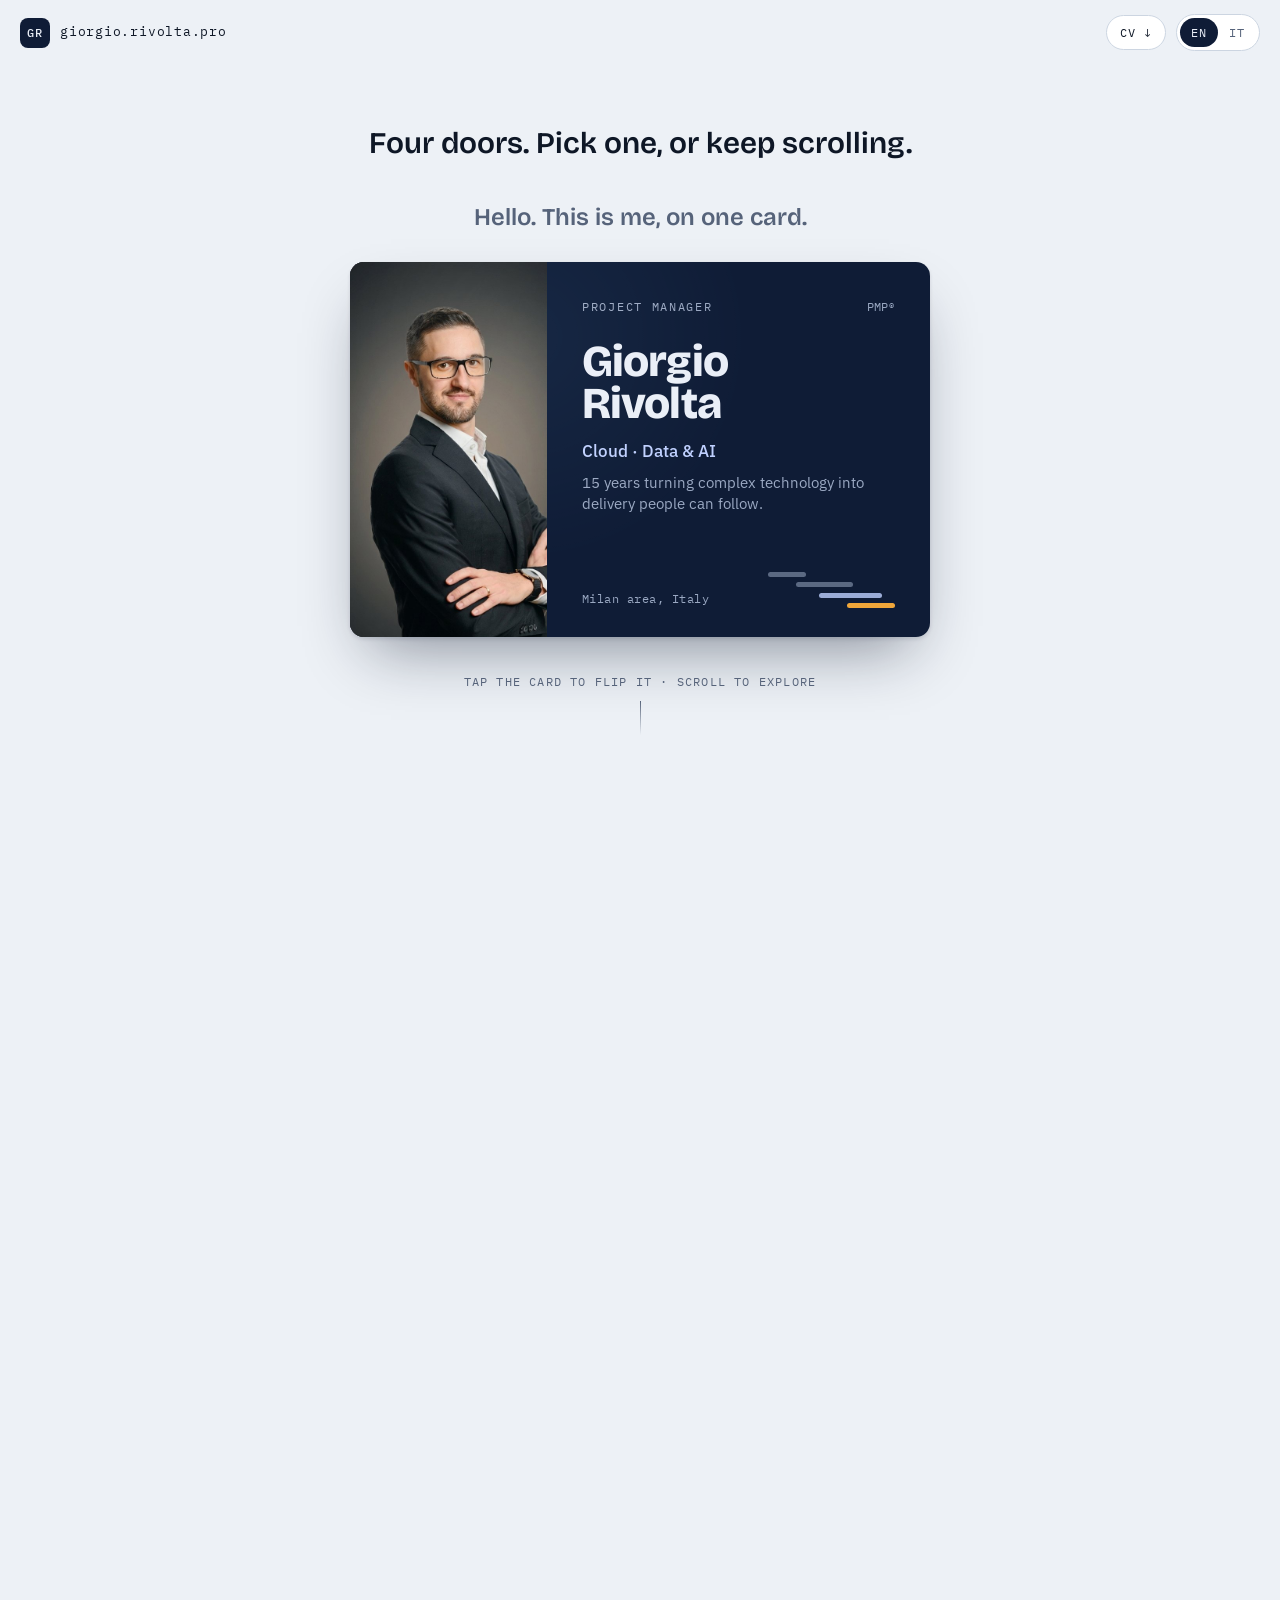
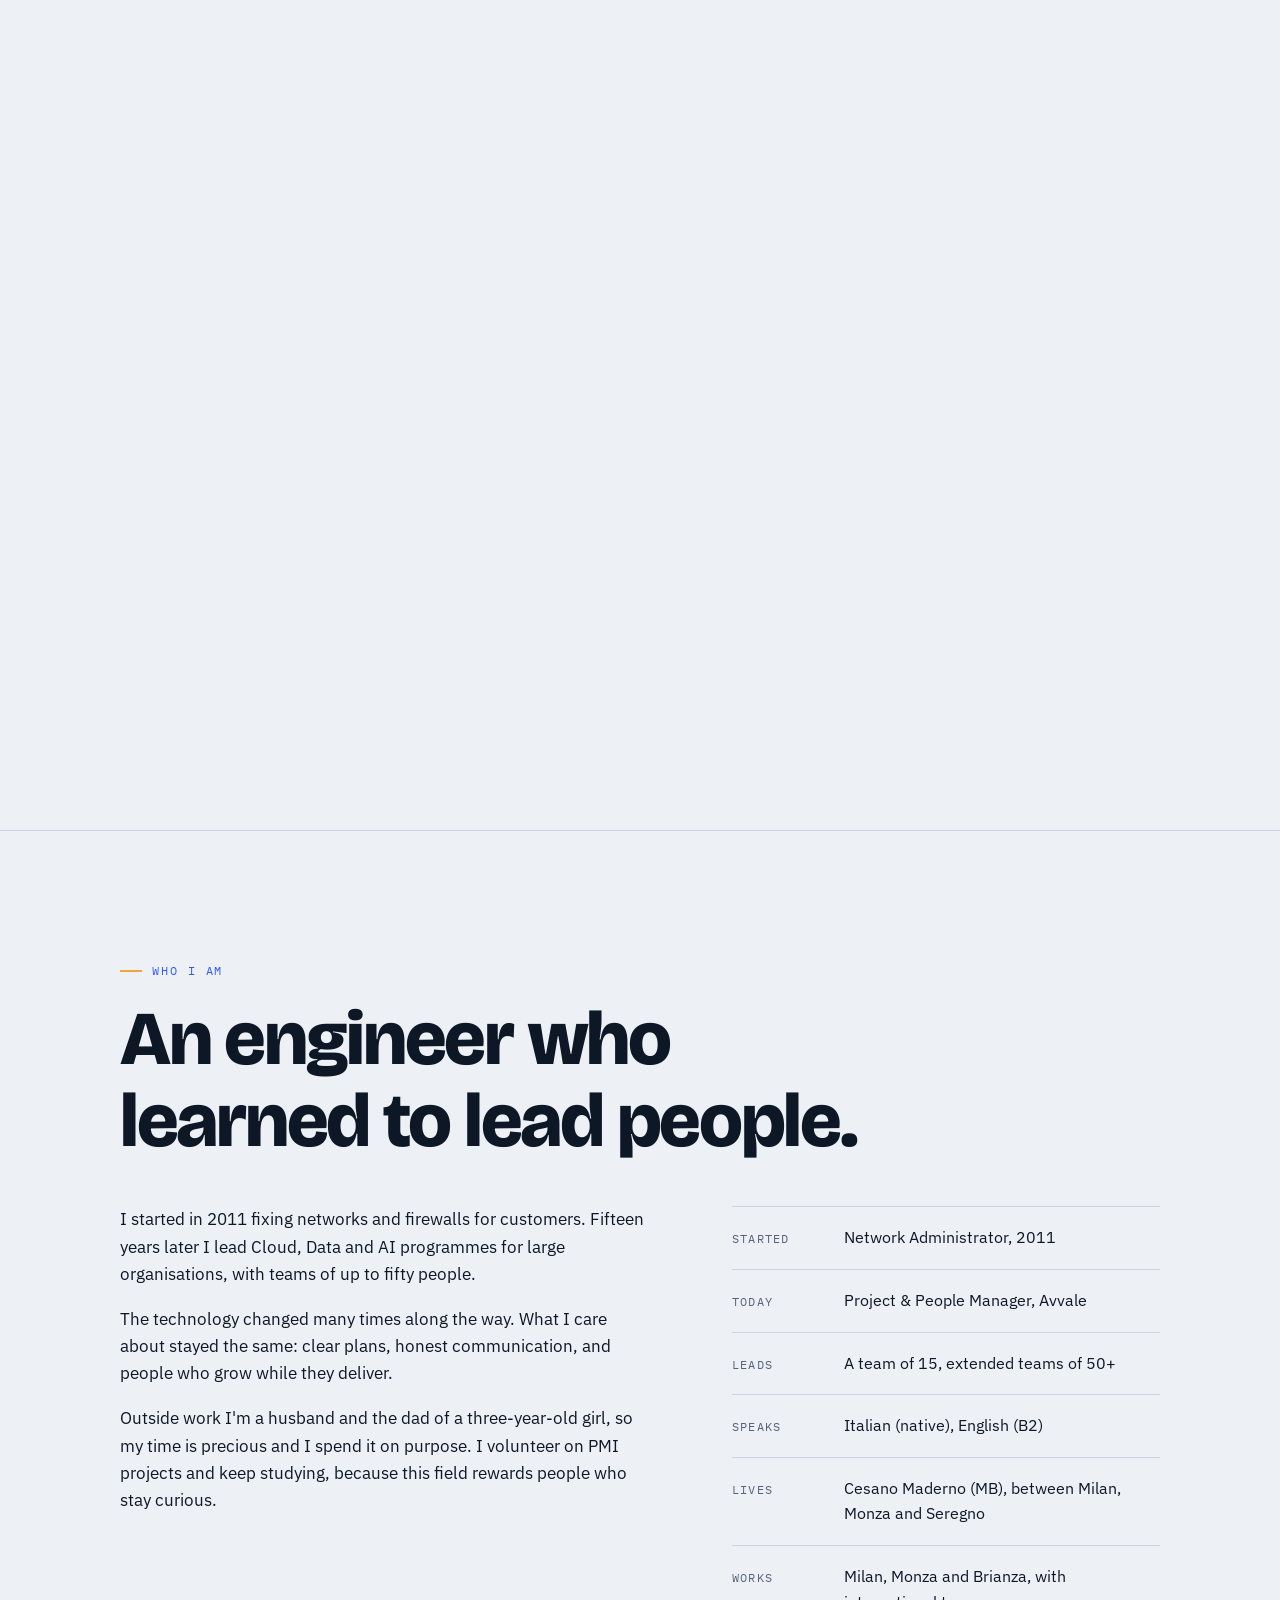
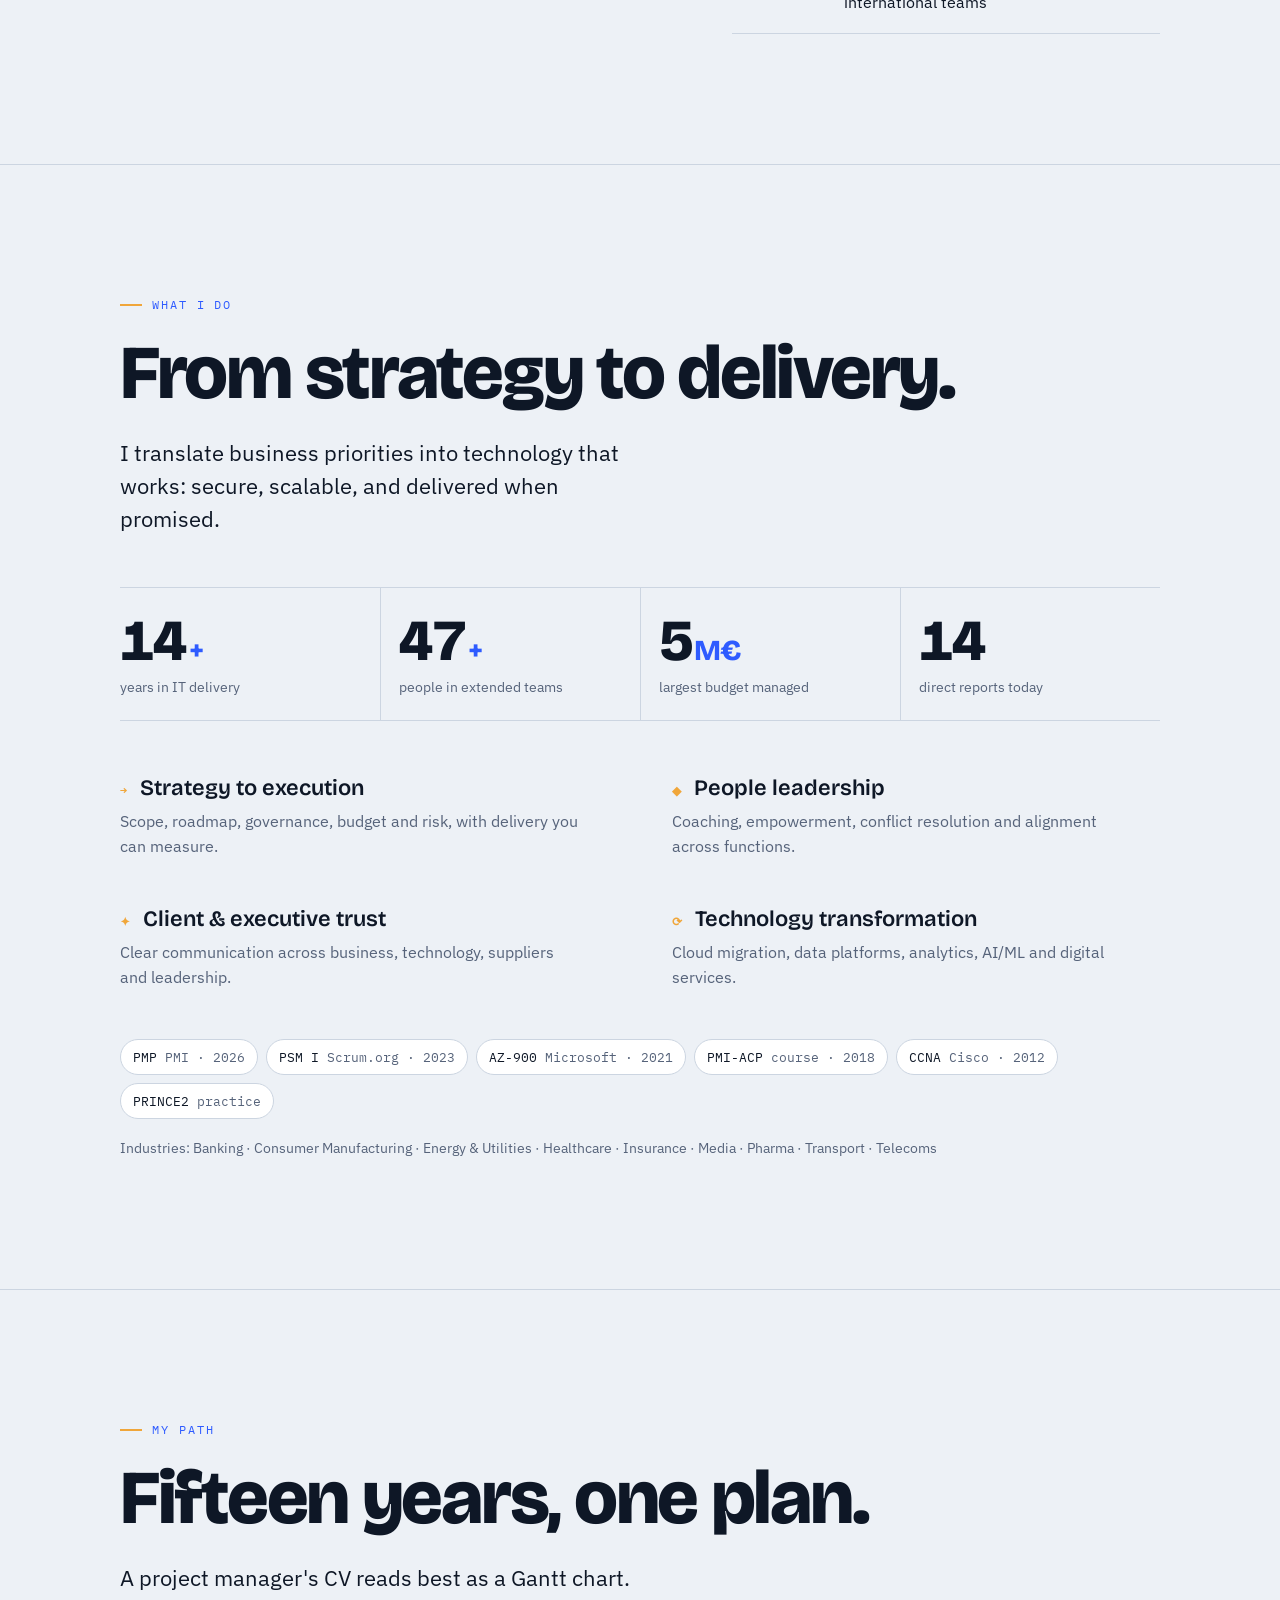
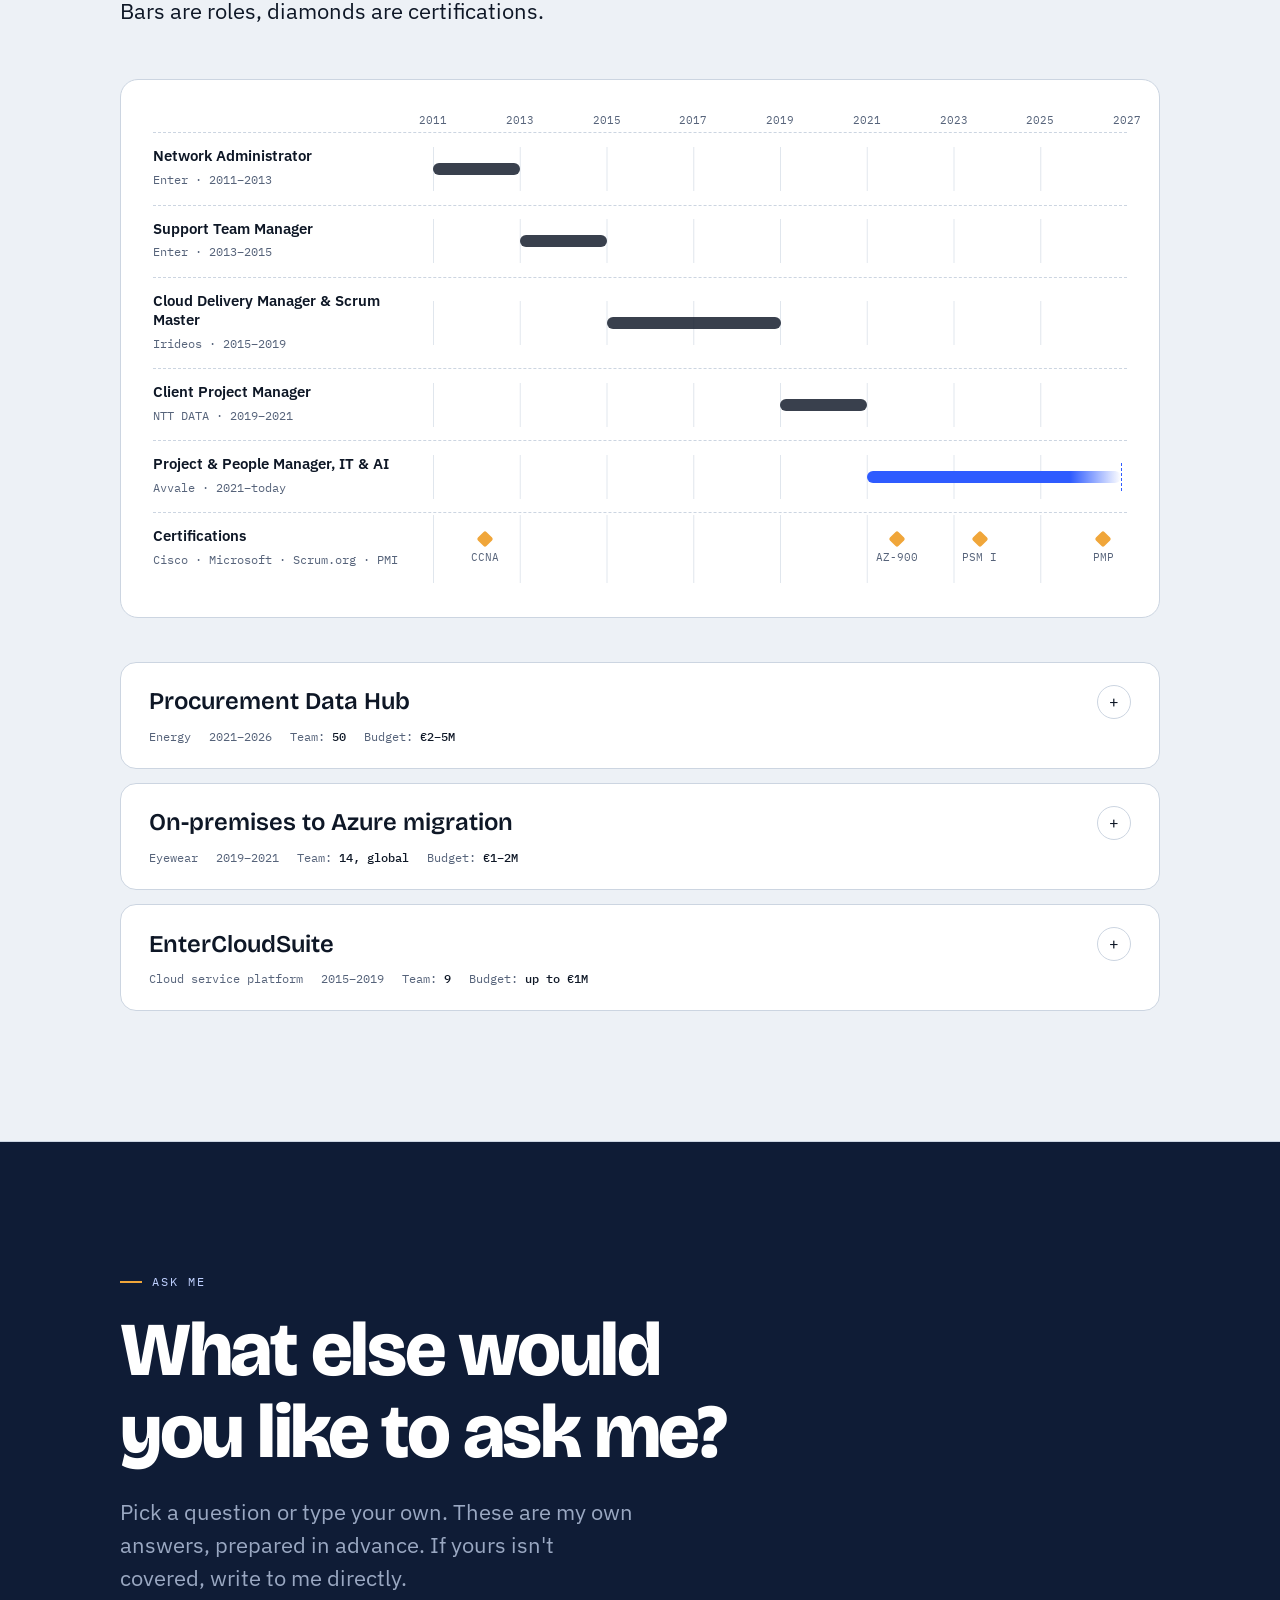
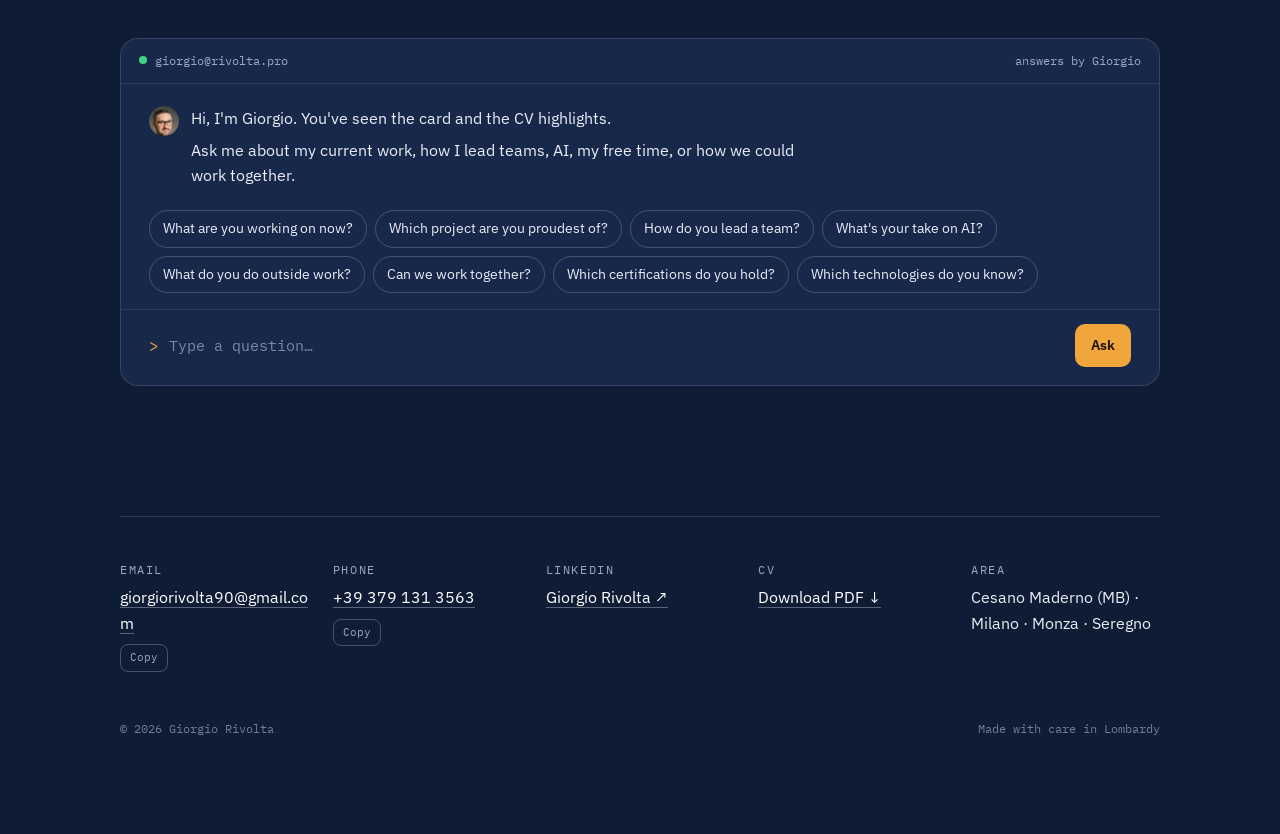
<file: index.html>
<!DOCTYPE html><html lang="en"><head>
<meta charset="utf-8">
<meta name="viewport" content="width=device-width, initial-scale=1, viewport-fit=cover">
<title>Giorgio Rivolta | Project Manager PMP · Milano, Monza e Brianza</title>
<meta name="description" content="Giorgio Rivolta, PMP-certified Project Manager based in Cesano Maderno (MB), working across Milan, Monza and Brianza. 15+ years leading Cloud, Data &amp; AI programmes.">
<meta name="author" content="Giorgio Rivolta">
<meta name="robots" content="index, follow, max-image-preview:large">
<meta name="theme-color" content="#0F1C36">
<link rel="canonical" href="https://giorgio.rivolta.pro/">
<link rel="icon" href="/favicon.ico" sizes="any">
<link rel="icon" href="/icon-192.png" type="image/png" sizes="192x192">
<link rel="apple-touch-icon" href="/apple-touch-icon.png">
<link rel="alternate" hreflang="en" href="https://giorgio.rivolta.pro/">
<link rel="alternate" hreflang="it" href="https://giorgio.rivolta.pro/it/">
<link rel="alternate" hreflang="x-default" href="https://giorgio.rivolta.pro/">
<meta name="geo.region" content="IT-MB">
<meta name="geo.placename" content="Cesano Maderno, Monza e Brianza">
<meta property="og:type" content="profile">
<meta property="og:url" content="https://giorgio.rivolta.pro/">
<meta property="og:site_name" content="Giorgio Rivolta">
<meta property="og:title" content="Giorgio Rivolta | Project Manager PMP · Milano, Monza e Brianza">
<meta property="og:description" content="PMP-certified Project Manager in Milan, Monza and Brianza. 15+ years turning complex Cloud, Data &amp; AI programmes into delivery people can follow.">
<meta property="og:image" content="https://giorgio.rivolta.pro/images/og-card.jpg">
<meta property="og:image:type" content="image/jpeg">
<meta property="og:image:width" content="1200">
<meta property="og:image:height" content="630">
<meta property="og:image:alt" content="Giorgio Rivolta, Project Manager PMP, business card">
<meta property="og:locale" content="en_GB">
<meta property="og:locale:alternate" content="it_IT">
<meta name="twitter:card" content="summary_large_image">
<meta name="twitter:image" content="https://giorgio.rivolta.pro/images/og-card.jpg">
<script type="application/ld+json">
{
  "@context": "https://schema.org",
  "@type": "Person",
  "@id": "https://giorgio.rivolta.pro/#person",
  "name": "Giorgio Rivolta",
  "givenName": "Giorgio",
  "familyName": "Rivolta",
  "url": "https://giorgio.rivolta.pro/",
  "jobTitle": "Project Manager",
  "description": "PMP-certified project manager with 15+ years leading IT, cloud, data analytics and AI programmes. Volunteer with PMI Northern Italy Chapter and Plasticfree.",
  "email": "mailto:giorgiorivolta90@gmail.com",
  "image": "https://giorgio.rivolta.pro/images/giorgio-rivolta.jpg",
  "sameAs": ["https://www.linkedin.com/in/giorgiorivolta/", "https://github.com/grivolta"],
  "worksFor": { "@type": "Organization", "name": "Avvale" },
  "address": { "@type": "PostalAddress", "addressLocality": "Cesano Maderno", "addressRegion": "MB", "postalCode": "20811", "addressCountry": "IT" },
  "workLocation": [
    { "@type": "Place", "name": "Milano", "address": { "@type": "PostalAddress", "addressLocality": "Milano", "addressRegion": "MI", "addressCountry": "IT" } },
    { "@type": "Place", "name": "Monza", "address": { "@type": "PostalAddress", "addressLocality": "Monza", "addressRegion": "MB", "addressCountry": "IT" } },
    { "@type": "Place", "name": "Seregno", "address": { "@type": "PostalAddress", "addressLocality": "Seregno", "addressRegion": "MB", "addressCountry": "IT" } },
    { "@type": "Place", "name": "Cesano Maderno", "address": { "@type": "PostalAddress", "addressLocality": "Cesano Maderno", "addressRegion": "MB", "addressCountry": "IT" } }
  ],
  "knowsLanguage": ["Italian", "English"],
  "knowsAbout": ["Project Management","PMP","Scrum","Stakeholder Management","People Management","Cloud Computing","Microsoft Azure","Data Analytics","Artificial Intelligence","Digital Transformation"],
  "volunteerFor": [
    { "@type": "Organization", "name": "PMI Northern Italy Chapter" },
    { "@type": "Organization", "name": "Plasticfree" }
  ],
  "hasCredential": [
    { "@type": "EducationalOccupationalCredential", "name": "Project Management Professional (PMP)", "recognizedBy": { "@type": "Organization", "name": "Project Management Institute" }, "identifier": "4438819" },
    { "@type": "EducationalOccupationalCredential", "name": "Professional Scrum Master I", "recognizedBy": { "@type": "Organization", "name": "Scrum.org" }, "identifier": "994831" },
    { "@type": "EducationalOccupationalCredential", "name": "Microsoft Certified: Azure Fundamentals", "recognizedBy": { "@type": "Organization", "name": "Microsoft" }, "identifier": "I011-5046" }
  ]
}
</script>
<link rel="preconnect" href="https://fonts.googleapis.com">
<link rel="preconnect" href="https://fonts.gstatic.com" crossorigin="">
<link rel="stylesheet" href="https://fonts.googleapis.com/css2?family=Bricolage+Grotesque:opsz,wght@12..96,400;12..96,600;12..96,800&amp;family=IBM+Plex+Sans:wght@400;500;600&amp;family=IBM+Plex+Mono:wght@400;500&amp;display=swap">
<style>
/* Layout: a business card that tilts and flips, then breaks into four doors (sticky scroll stage); short sections behind each door; ends in a question console. */
:root{
  --bg:#EDF1F6; --surface:#FFFFFF; --fg:#0E1726; --muted:#56637A; --line:#CCD5E1;
  --ink:#0F1C36; --ink-2:#18284A; --paper:#E8EDF5; --on-ink:#E9EEF7; --on-ink-muted:#9AA8C2;
  --accent:#2E5BFF; --accent-soft:#DCE5FF; --amber:#F0A63A;
  --display:"Bricolage Grotesque", "Helvetica Neue", Arial, sans-serif;
  --body:"IBM Plex Sans", "Segoe UI", Roboto, Arial, sans-serif;
  --mono:"IBM Plex Mono", ui-monospace, "SFMono-Regular", Menlo, monospace;
  --r:14px;
}
@media (prefers-color-scheme: dark){:root:not([data-theme="light"]){
  --bg:#0A101B; --surface:#111A2B; --fg:#E6ECF5; --muted:#93A1B8; --line:#24314A;
  --accent:#6F8CFF; --accent-soft:#1B2747; color-scheme:dark;
}}
:root[data-theme="dark"]{
  --bg:#0A101B; --surface:#111A2B; --fg:#E6ECF5; --muted:#93A1B8; --line:#24314A;
  --accent:#6F8CFF; --accent-soft:#1B2747; color-scheme:dark;
}
*{box-sizing:border-box}
html{scroll-behavior:smooth}
body{background:var(--bg);color:var(--fg);font-family:var(--body);font-size:16px;line-height:1.6;-webkit-font-smoothing:antialiased;overflow-x:hidden}
h1,h2,h3{font-family:var(--display);line-height:1.08;text-wrap:balance;margin:0}
p{margin:0}
button{font:inherit;color:inherit}
:focus-visible{outline:2px solid var(--accent);outline-offset:3px;border-radius:6px}
.mono{font-family:var(--mono)}

/* header */
body::before{content:"";position:fixed;inset:0 0 auto;height:env(safe-area-inset-top,0px);z-index:60;background:var(--bg)}
.top{position:fixed;top:env(safe-area-inset-top,0px);left:0;right:0;z-index:50;display:flex;justify-content:space-between;align-items:center;
  padding-block:14px;padding-left:max(20px,env(safe-area-inset-left,0px));padding-right:max(20px,env(safe-area-inset-right,0px));pointer-events:none}
.top > *{pointer-events:auto}
.brand{font-family:var(--mono);font-size:13px;letter-spacing:.06em;color:var(--fg);text-decoration:none;display:flex;gap:10px;align-items:center}
.brand b{display:inline-grid;place-items:center;width:30px;height:30px;border-radius:8px;background:var(--ink);color:var(--on-ink);font-weight:500;font-size:12px}
.lang{display:flex;background:var(--surface);border:1px solid var(--line);border-radius:999px;padding:3px}
.lang button{border:0;background:none;font-family:var(--mono);font-size:12px;letter-spacing:.08em;padding:5px 11px;border-radius:999px;cursor:pointer;color:var(--muted)}
.lang button[aria-pressed="true"]{background:var(--ink);color:var(--on-ink)}

/* stage */
.stage{position:relative;height:270vh}
.sticky{position:sticky;top:0;height:100vh;height:100svh;overflow:hidden;perspective:1400px}
.card{position:absolute;container-type:inline-size;animation:deal 1.1s cubic-bezier(.2,.8,.2,1) backwards}
@keyframes deal{from{opacity:0;transform:translateY(40px) rotateX(28deg) rotateZ(-4deg)}to{opacity:1;transform:none}}
.tilt{width:100%;height:100%;transition:transform .25s ease-out}
.flip{width:100%;height:100%;position:relative;cursor:pointer}
.face{position:absolute;inset:0;border-radius:var(--r);overflow:hidden;
  box-shadow:0 2px 4px rgba(10,20,40,.12),0 30px 60px -20px rgba(10,20,40,.45)}
.glare{position:absolute;inset:0;pointer-events:none;background:radial-gradient(circle at var(--gx,30%) var(--gy,20%),rgba(255,255,255,.22),transparent 45%);mix-blend-mode:soft-light}

/* card front */
.front{background:var(--ink);color:var(--on-ink);display:grid;grid-template-columns:34% 1fr;height:100%}
.front .ph{background:#2B2B2E;position:relative;overflow:hidden}
.front .ph img{width:100%;height:100%;object-fit:cover;object-position:50% 20%;display:block}
.front .txt{padding:6cqw 6cqw 5cqw 6cqw;display:flex;flex-direction:column;min-width:0;position:relative}
.front .mono-tag{font-family:var(--mono);font-size:2.1cqw;letter-spacing:.14em;text-transform:uppercase;color:var(--on-ink-muted)}
.front .name{font-family:var(--display);font-weight:800;font-size:7.6cqw;line-height:.95;letter-spacing:-.02em;margin-top:4.2cqw}
.front .role{font-size:2.9cqw;font-weight:500;margin-top:2.4cqw;color:#BFD0FF}
.front .line{font-size:2.6cqw;color:var(--on-ink-muted);margin-top:1.2cqw;line-height:1.4}
.front .foot{margin-top:auto;display:flex;justify-content:space-between;align-items:flex-end;gap:2cqw}
.front .loc{font-family:var(--mono);font-size:2.1cqw;color:var(--on-ink-muted);letter-spacing:.04em}
.gantt-mini{display:grid;gap:.9cqw;width:22cqw}
.gantt-mini i{display:block;height:.9cqw;border-radius:1cqw;background:var(--on-ink-muted);opacity:.55}
.gantt-mini i:nth-child(1){width:30%}
.gantt-mini i:nth-child(2){width:45%;margin-left:22%}
.gantt-mini i:nth-child(3){width:50%;margin-left:40%;background:#BFD0FF;opacity:.8}
.gantt-mini i:nth-child(4){width:38%;margin-left:62%;background:var(--amber);opacity:1}
.front .mono-corner{position:absolute;top:6cqw;right:6cqw;font-family:var(--mono);font-size:2.1cqw;color:var(--on-ink-muted)}

/* card back */
.back{background:var(--paper);color:#0F1C36;height:100%;padding:6cqw 7cqw;display:flex;flex-direction:column;gap:3cqw}
.back .k{font-family:var(--mono);font-size:2.1cqw;letter-spacing:.14em;text-transform:uppercase;color:#4A5875}
.back .q{font-family:var(--display);font-weight:600;font-size:4.6cqw;line-height:1.12;letter-spacing:-.01em}
.back ul{list-style:none;margin:auto 0 0;padding:0;display:grid;grid-template-columns:repeat(3,1fr);gap:2.4cqw;border-top:1px solid #C3CCDB;padding-top:2.6cqw}
.back li{font-size:2.35cqw;line-height:1.35;color:#2A3754}
.back li b{display:block;font-family:var(--mono);font-weight:500;font-size:1.9cqw;letter-spacing:.1em;text-transform:uppercase;color:var(--accent);margin-bottom:.6cqw}
:root .back li b{color:#2E5BFF}

.hint{position:absolute;left:0;right:0;text-align:center;font-family:var(--mono);font-size:12px;letter-spacing:.1em;text-transform:uppercase;color:var(--muted);display:flex;flex-direction:column;align-items:center;gap:10px}
.hint .arrow{width:1px;height:34px;background:linear-gradient(var(--muted),transparent);animation:drip 1.8s ease-in-out infinite}
@keyframes drip{0%{transform:scaleY(0);transform-origin:top}50%{transform:scaleY(1);transform-origin:top}51%{transform-origin:bottom}100%{transform:scaleY(0);transform-origin:bottom}}
.hello{position:absolute;left:0;right:0;text-align:center;font-family:var(--display);font-weight:600;font-size:clamp(18px,2.4vw,24px);color:var(--muted)}

/* fragments */
.frag{position:absolute;left:0;top:0;overflow:hidden;background:var(--ink);color:var(--on-ink);will-change:transform,width,height;display:none;
  box-shadow:0 20px 50px -24px rgba(10,20,40,.55);border:0;padding:0;text-align:left;cursor:default}
.frag.on{display:block}
.frag-inner{position:absolute;container-type:inline-size}
.frag-inner .face{box-shadow:none;transform:none;border-radius:0}
.frag-label{position:absolute;inset:0;padding:clamp(16px,2.6vw,28px);display:flex;flex-direction:column;justify-content:space-between;opacity:0}
.frag-label .t{font-family:var(--display);font-weight:800;font-size:clamp(24px,4vw,46px);letter-spacing:-.02em;line-height:1}
.frag-label .d{font-size:clamp(13px,1.4vw,15px);color:var(--on-ink-muted);max-width:30ch;line-height:1.45}
.frag-label .row{display:flex;justify-content:space-between;align-items:flex-end;gap:12px}
.frag-label .go{flex:none;width:44px;height:44px;border-radius:50%;border:1px solid rgba(233,238,247,.35);display:grid;place-items:center;transition:background .2s,transform .2s}
.frag-label .k{font-family:var(--mono);font-size:11px;letter-spacing:.14em;text-transform:uppercase;color:var(--amber)}
.frag.live{cursor:pointer}
.frag.live:hover .go,.frag.live:focus-visible .go{background:var(--accent);border-color:var(--accent);transform:translateX(3px)}
.frag[data-q="1"]{background:#152649}
.frag[data-q="2"]{background:#1A2E56}
.frag[data-q="3"]{background:var(--accent)}
.frag[data-q="3"] .frag-label .d{color:#E1E8FF}
.frag[data-q="3"] .frag-label .k{color:#fff}
.doors-title{position:absolute;left:0;right:0;text-align:center;font-family:var(--display);font-weight:600;font-size:clamp(20px,2.6vw,30px);opacity:0;padding-inline:16px}

/* sections */
.wrap{max-width:1080px;margin:0 auto;padding-left:max(20px,env(safe-area-inset-left,0px));padding-right:max(20px,env(safe-area-inset-right,0px))}
section.s{padding-block:clamp(72px,11vw,130px);border-top:1px solid var(--line);scroll-margin-top:40px}
.eyebrow{font-family:var(--mono);font-size:12px;letter-spacing:.16em;text-transform:uppercase;color:var(--accent);display:flex;align-items:center;gap:10px}
.eyebrow::before{content:"";width:22px;height:2px;background:var(--amber)}
h2.big{font-size:clamp(38px,6.4vw,76px);font-weight:800;letter-spacing:-.03em;margin-top:18px}
.lead{font-size:clamp(18px,2vw,22px);line-height:1.5;max-width:40ch;margin-top:22px;color:var(--fg)}

/* who */
.who{display:grid;grid-template-columns:1.25fr 1fr;gap:clamp(32px,6vw,80px);margin-top:44px;align-items:start}
.who .prose{display:grid;gap:18px;max-width:62ch;color:var(--fg)}
.who .prose p{font-size:17px}
.facts{display:grid;gap:0;border-top:1px solid var(--line)}
.fact{display:grid;grid-template-columns:auto 1fr;gap:16px;padding:18px 0;border-bottom:1px solid var(--line);align-items:baseline}
.fact .k{font-family:var(--mono);font-size:12px;letter-spacing:.1em;text-transform:uppercase;color:var(--muted);min-width:96px}
.fact .v{font-size:16px;min-width:0}

/* what */
.nums{display:grid;grid-template-columns:repeat(4,1fr);gap:0;margin-top:52px;border-top:1px solid var(--line);border-bottom:1px solid var(--line)}
.num{padding:24px 18px 22px 0}
.num + .num{padding-left:18px;border-left:1px solid var(--line)}
.num .n{font-family:var(--display);font-weight:800;font-size:clamp(36px,5vw,58px);letter-spacing:-.03em;line-height:1;font-variant-numeric:tabular-nums}
.num .n small{font-size:.5em;color:var(--accent);margin-left:2px}
.num .l{font-size:14px;color:var(--muted);margin-top:8px;line-height:1.4}
.pillars{display:grid;grid-template-columns:repeat(2,1fr);gap:clamp(28px,4vw,48px) clamp(28px,5vw,64px);margin-top:56px}
.pillar h3{font-size:22px;font-weight:600;display:flex;gap:12px;align-items:baseline}
.pillar h3 i{font-style:normal;font-family:var(--mono);font-size:12px;color:var(--amber);letter-spacing:.06em}
.pillar p{color:var(--muted);margin-top:8px;max-width:46ch}
.chips{display:flex;flex-wrap:wrap;gap:8px;margin-top:48px}
.chip{font-family:var(--mono);font-size:12.5px;padding:7px 12px;border:1px solid var(--line);border-radius:999px;background:var(--surface);color:var(--fg)}
.chip span{color:var(--muted)}
.industries{margin-top:18px;color:var(--muted);font-size:14px}

/* path / gantt */
.gantt{margin-top:52px;background:var(--surface);border:1px solid var(--line);border-radius:18px;padding:clamp(18px,3vw,32px)}
.g-axis,.g-row{display:grid;grid-template-columns:minmax(0,260px) 1fr;gap:20px;align-items:center}
.g-axis .track{position:relative;height:20px}
.g-axis .tick{position:absolute;top:0;font-family:var(--mono);font-size:11px;color:var(--muted);transform:translateX(-50%)}
.g-row{padding:13px 0;border-top:1px dashed var(--line)}
.g-row .lab{min-width:0}
.g-row .lab b{display:block;font-weight:600;font-size:15px;line-height:1.3}
.g-row .lab span{font-family:var(--mono);font-size:12px;color:var(--muted)}
.track{position:relative;height:16px;min-width:0}
.track .grid{position:absolute;inset:-14px 0;background-image:linear-gradient(to right,var(--line) 1px,transparent 1px);background-size:12.5% 100%;opacity:.6}
.bar{position:absolute;top:2px;height:12px;border-radius:6px;background:var(--fg);opacity:.82;transform-origin:left;transition:transform 1s cubic-bezier(.2,.8,.2,1)}
.bar.now{background:linear-gradient(90deg,var(--accent) 80%,transparent);opacity:1}
.gantt.grow .bar{animation:grow 1.1s cubic-bezier(.2,.8,.2,1) both}
@keyframes grow{from{transform:scaleX(.02)}to{transform:none}}
.g-row.ms .track{height:40px}
.diamond{position:absolute;top:4px;width:12px;height:12px;background:var(--amber);transform:translateX(-50%) rotate(45deg);border-radius:2px}
.ms-l{position:absolute;top:20px;font-family:var(--mono);font-size:10.5px;color:var(--muted);transform:translateX(-50%);white-space:nowrap}
.ms-l.up{top:-14px}
.g-today{position:absolute;top:-6px;bottom:-6px;width:0;border-left:1.5px dashed var(--accent)}

.progs{margin-top:44px;display:grid;gap:14px}
details.prog{background:var(--surface);border:1px solid var(--line);border-radius:16px;overflow:hidden}
details.prog summary{list-style:none;cursor:pointer;padding:22px clamp(18px,3vw,28px);display:grid;grid-template-columns:1fr auto;gap:8px 20px;align-items:center}
details.prog summary::-webkit-details-marker{display:none}
.prog .pt{font-family:var(--display);font-weight:600;font-size:clamp(19px,2.2vw,24px);line-height:1.2}
.prog .pm{grid-column:1/-1;display:flex;flex-wrap:wrap;gap:6px 18px;font-family:var(--mono);font-size:12px;color:var(--muted)}
.prog .pm b{color:var(--fg);font-weight:500}
.prog .plus{grid-row:1;grid-column:2;width:34px;height:34px;border-radius:50%;border:1px solid var(--line);display:grid;place-items:center;transition:transform .3s,background .3s}
.prog[open] .plus{transform:rotate(45deg);background:var(--ink);color:var(--on-ink);border-color:var(--ink)}
.prog .pb{padding:0 clamp(18px,3vw,28px) 24px;display:grid;grid-template-columns:repeat(3,1fr);gap:22px}
.prog .pb h4{margin:0 0 6px;font-family:var(--mono);font-size:11.5px;letter-spacing:.12em;text-transform:uppercase;color:var(--accent);font-weight:500}
.prog .pb p{font-size:15px;color:var(--fg);line-height:1.55}

/* ask */
.ask{background:var(--ink);color:var(--on-ink);border-top:0}
.ask .eyebrow{color:#BFD0FF}
.ask h2.big{color:#fff}
.ask .lead{color:var(--on-ink-muted)}
.console{margin-top:44px;border:1px solid rgba(233,238,247,.14);border-radius:18px;background:var(--ink-2);overflow:hidden}
.console-bar{display:flex;justify-content:space-between;align-items:center;padding:12px 18px;border-bottom:1px solid rgba(233,238,247,.1);font-family:var(--mono);font-size:12px;color:var(--on-ink-muted)}
.console-bar .dot{display:inline-block;width:8px;height:8px;border-radius:50%;background:#43D18A;margin-right:8px;vertical-align:1px}
.log{padding:22px clamp(16px,3vw,28px);max-height:440px;overflow-y:auto;display:flex;flex-direction:column;gap:18px;scroll-behavior:smooth}
.msg{max-width:68ch;min-width:0}
.msg.me{align-self:flex-end;background:rgba(111,140,255,.18);border:1px solid rgba(111,140,255,.35);padding:10px 14px;border-radius:14px 14px 4px 14px;font-size:15px}
.msg.gr{display:grid;grid-template-columns:30px 1fr;gap:12px;align-items:start}
.msg.gr .av{width:30px;height:30px;border-radius:50%;overflow:hidden;background:#2B2B2E}
.msg.gr .av img{width:100%;height:100%;object-fit:cover}
.msg.gr p{font-size:15.5px;line-height:1.6;color:var(--on-ink)}
.msg.gr p + p{margin-top:8px}
.caret{display:inline-block;width:8px;height:1.05em;background:#BFD0FF;vertical-align:-2px;margin-left:2px;animation:blink 1s steps(2) infinite}
@keyframes blink{50%{opacity:0}}
.sugg{display:flex;flex-wrap:wrap;gap:8px;padding:0 clamp(16px,3vw,28px) 16px}
.sugg button{border:1px solid rgba(233,238,247,.22);background:transparent;color:var(--on-ink);border-radius:999px;padding:7px 13px;font-size:13.5px;cursor:pointer;transition:background .2s,border-color .2s}
.sugg button:hover{background:rgba(233,238,247,.08);border-color:rgba(233,238,247,.4)}
.ask form{display:flex;gap:10px;padding:14px clamp(16px,3vw,28px) 18px;border-top:1px solid rgba(233,238,247,.1);align-items:center}
.ask form .pr{font-family:var(--mono);color:var(--amber)}
.ask input{flex:1;min-width:0;background:transparent;border:0;color:#fff;font-family:var(--mono);font-size:15px;padding:10px 0;outline:none}
.ask input::placeholder{color:#7C8AA6}
.ask form button{border:0;background:var(--amber);color:#1A1405;font-weight:600;border-radius:10px;padding:10px 16px;cursor:pointer;font-size:14px}

/* contact */
.contact{background:var(--ink);color:var(--on-ink);padding-block:0 clamp(56px,8vw,96px)}
.contact-in{border-top:1px solid rgba(233,238,247,.14);padding-top:44px;display:grid;grid-template-columns:repeat(4,1fr);gap:24px}
.ci .k{font-family:var(--mono);font-size:11.5px;letter-spacing:.14em;text-transform:uppercase;color:var(--on-ink-muted)}
.ci .v{margin-top:6px;font-size:16px;word-break:break-word;user-select:all}
.ci a{color:#fff;text-decoration:none;border-bottom:1px solid rgba(233,238,247,.35)}
.ci a:hover{border-color:#fff}
.copy{margin-top:8px;background:none;border:1px solid rgba(233,238,247,.25);color:var(--on-ink-muted);border-radius:8px;font-family:var(--mono);font-size:11px;padding:4px 9px;cursor:pointer}
.copy:hover{color:#fff;border-color:#fff}
.legal{margin-top:48px;font-family:var(--mono);font-size:11.5px;color:#6E7D99;display:flex;justify-content:space-between;flex-wrap:wrap;gap:8px}

@media (max-width:820px){
  .who{grid-template-columns:1fr}
  .nums{grid-template-columns:repeat(2,1fr)}
  .num:nth-child(3){padding-left:0;border-left:0}
  .num:nth-child(n+3){border-top:1px solid var(--line)}
  .pillars{grid-template-columns:1fr}
  .prog .pb{grid-template-columns:1fr}
  .contact-in{grid-template-columns:1fr 1fr}
  .g-axis,.g-row{grid-template-columns:1fr;gap:8px}
  .g-axis .lab{display:none}
}
@media (max-width:480px){
  .contact-in{grid-template-columns:1fr}
  .frag-label .d{display:none}
  .frag-label .go{width:36px;height:36px}
}
@media (prefers-reduced-motion:reduce){
  html{scroll-behavior:auto}
  .card{animation:none}
  .tilt{transition:none}
  .hint .arrow,.caret{animation:none}
  .bar{transition:none}
}
.top-r{display:flex;gap:10px;align-items:center}.cvlink{font-family:var(--mono);font-size:12px;letter-spacing:.08em;color:var(--fg);text-decoration:none;background:var(--surface);border:1px solid var(--line);border-radius:999px;padding:7px 13px}.cvlink:hover{border-color:var(--accent);color:var(--accent)}.contact-in{grid-template-columns:repeat(auto-fit,minmax(180px,1fr))}.cvlink{white-space:nowrap}@media (max-width:480px){.brand span{display:none}}
</style>

<style>html{color-scheme:light}body{margin:0}img{max-width:100%}[hidden]{display:none!important}</style>
</head>
<body>
<header class="top">
  <a class="brand" href="#top"><b>GR</b><span>giorgio.rivolta.pro</span></a>
  <div class="top-r"><a class="cvlink" href="/cv/CV_GiorgioRivolta.pdf" target="_blank" rel="noopener">CV ↓</a><div class="lang" role="group" aria-label="Language">
    <button type="button" data-lang="en" aria-pressed="true">EN</button>
    <button type="button" data-lang="it" aria-pressed="false">IT</button>
  </div></div>
</header>

<main id="top">
  <div class="stage" id="stage">
    <div class="sticky" id="sticky">
      <p class="hello" id="hello" data-i="hello">Hello. This is me, on one card.</p>
      <div class="card" id="card" role="button" tabindex="0" aria-label="Business card. Press to flip.">
        <div class="tilt" id="tilt">
          <div class="flip" style="transform: perspective(1400px) rotateY(0deg);">
            <div class="face face-front" style="visibility: visible;">
              <div class="front">
                <div class="ph"><img src="[data-uri]" alt="Giorgio Rivolta"></div>
                <div class="txt">
                  <span class="mono-tag" data-i="cardTag">Project Manager</span>
                  <span class="mono-corner">PMP®</span>
                  <h1 class="name">Giorgio<br>Rivolta</h1>
                  <div class="role" data-i="cardRole">Cloud · Data &amp; AI</div>
                  <div class="line" data-i="cardLine">15 years turning complex technology into delivery people can follow.</div>
                  <div class="foot">
                    <span class="loc" data-i="cardLoc">Milan area, Italy</span>
                    <div class="gantt-mini" aria-hidden="true"><i></i><i></i><i></i><i></i></div>
                  </div>
                </div>
              </div>
              <div class="glare"></div>
            </div>
            <div class="face face-back" style="visibility: hidden;">
              <div class="back">
                <span class="k" data-i="backK">The other side</span>
                <p class="q" data-i="backQ">I make complex projects easy to follow, and turn groups of people into teams.</p>
                <ul>
                  <li><b data-i="b1k">Home</b><span data-i="b1v">Husband and dad of a little girl</span></li>
                  <li><b data-i="b2k">Habit</b><span data-i="b2v">Always studying: CCNA in 2012, PMP in 2026</span></li>
                  <li><b data-i="b3k">Giving back</b><span data-i="b3v">Volunteer on PMI and PlasticFree projects</span></li>
                </ul>
              </div>
            </div>
          </div>
        </div>
      </div>
      <div class="hint" id="hint"><span data-i="hint">Tap the card to flip it · scroll to explore</span><span class="arrow"></span></div>
      <p class="doors-title" id="doorsTitle" data-i="doors">Four doors. Pick one, or keep scrolling.</p>
      <button class="frag" data-q="0" data-go="who" type="button"><div class="frag-inner"></div><div class="frag-label"><span class="k" data-i="d0k">Person</span><div class="row"><div><div class="t" data-i="d0t">Who I am</div><p class="d" data-i="d0d">The story behind the job title.</p></div><span class="go" aria-hidden="true">→</span></div></div></button>
      <button class="frag" data-q="1" data-go="what" type="button"><div class="frag-inner"></div><div class="frag-label"><span class="k" data-i="d1k">Value</span><div class="row"><div><div class="t" data-i="d1t">What I do</div><p class="d" data-i="d1d">How I turn priorities into delivery.</p></div><span class="go" aria-hidden="true">→</span></div></div></button>
      <button class="frag" data-q="2" data-go="path" type="button"><div class="frag-inner"></div><div class="frag-label"><span class="k" data-i="d2k">Track record</span><div class="row"><div><div class="t" data-i="d2t">My path</div><p class="d" data-i="d2d">15 years as a Gantt chart, and three programmes.</p></div><span class="go" aria-hidden="true">→</span></div></div></button>
      <button class="frag" data-q="3" data-go="ask" type="button"><div class="frag-inner"></div><div class="frag-label"><span class="k" data-i="d3k">Your turn</span><div class="row"><div><div class="t" data-i="d3t">Ask me</div><p class="d" data-i="d3d">Anything else you want to know.</p></div><span class="go" aria-hidden="true">→</span></div></div></button>
    </div>
  </div>

  <section class="s" id="who">
    <div class="wrap">
      <span class="eyebrow" data-i="whoEy">Who I am</span>
      <h2 class="big" data-i="whoH">An engineer who learned to lead people.</h2>
      <div class="who">
        <div class="prose">
          <p data-i="whoP1">I started in 2011 fixing networks and firewalls for customers. Fifteen years later I lead Cloud, Data and AI programmes for large organisations, with teams of up to fifty people.</p>
          <p data-i="whoP2">The technology changed many times along the way. What I care about stayed the same: clear plans, honest communication, and people who grow while they deliver.</p>
          <p data-i="whoP3">Outside work I'm a husband and the dad of a three-year-old girl, so my time is precious and I spend it on purpose. I volunteer on PMI projects and keep studying, because this field rewards people who stay curious.</p>
        </div>
        <div class="facts" id="facts"><div class="fact"><span class="k">Started</span><span class="v">Network Administrator, 2011</span></div><div class="fact"><span class="k">Today</span><span class="v">Project &amp; People Manager, Avvale</span></div><div class="fact"><span class="k">Leads</span><span class="v">A team of 15, extended teams of 50+</span></div><div class="fact"><span class="k">Speaks</span><span class="v">Italian (native), English (B2)</span></div><div class="fact"><span class="k">Lives</span><span class="v">Cesano Maderno (MB), between Milan, Monza and Seregno</span></div><div class="fact"><span class="k">Works</span><span class="v">Milan, Monza and Brianza, with international teams</span></div></div>
      </div>
    </div>
  </section>

  <section class="s" id="what">
    <div class="wrap">
      <span class="eyebrow" data-i="whatEy">What I do</span>
      <h2 class="big" data-i="whatH">From strategy to delivery.</h2>
      <p class="lead" data-i="whatLead">I translate business priorities into technology that works: secure, scalable, and delivered when promised.</p>
      <div class="nums" id="nums"><div class="num"><div class="n"><span data-n="15">15</span><small>+</small></div><div class="l">years in IT delivery</div></div><div class="num"><div class="n"><span data-n="50">50</span><small>+</small></div><div class="l">people in extended teams</div></div><div class="num"><div class="n"><span data-n="5">5</span><small>M€</small></div><div class="l">largest budget managed</div></div><div class="num"><div class="n"><span data-n="15">15</span><small></small></div><div class="l">direct reports today</div></div></div>
      <div class="pillars" id="pillars"><div class="pillar"><h3><i>→</i>Strategy to execution</h3><p>Scope, roadmap, governance, budget and risk, with delivery you can measure.</p></div><div class="pillar"><h3><i>◆</i>People leadership</h3><p>Coaching, empowerment, conflict resolution and alignment across functions.</p></div><div class="pillar"><h3><i>✦</i>Client &amp; executive trust</h3><p>Clear communication across business, technology, suppliers and leadership.</p></div><div class="pillar"><h3><i>⟳</i>Technology transformation</h3><p>Cloud migration, data platforms, analytics, AI/ML and digital services.</p></div></div>
      <div class="chips" id="certs"><span class="chip">PMP <span>PMI · 2026</span></span><span class="chip">PSM I <span>Scrum.org · 2023</span></span><span class="chip">AZ-900 <span>Microsoft · 2021</span></span><span class="chip">PMI-ACP <span>course · 2018</span></span><span class="chip">CCNA <span>Cisco · 2012</span></span><span class="chip">PRINCE2 <span>practice</span></span></div>
      <p class="industries" data-i="industries">Industries: Banking · Consumer Manufacturing · Energy &amp; Utilities · Healthcare · Insurance · Media · Pharma · Transport · Telecoms</p>
    </div>
  </section>

  <section class="s" id="path">
    <div class="wrap">
      <span class="eyebrow" data-i="pathEy">My path</span>
      <h2 class="big" data-i="pathH">Fifteen years, one plan.</h2>
      <p class="lead" data-i="pathLead">A project manager's CV reads best as a Gantt chart. Bars are roles, diamonds are certifications.</p>
      <div class="gantt" id="gantt"><div class="g-axis"><div class="lab"></div><div class="track"><span class="tick" style="left:0.000%">2011</span><span class="tick" style="left:12.500%">2013</span><span class="tick" style="left:25.000%">2015</span><span class="tick" style="left:37.500%">2017</span><span class="tick" style="left:50.000%">2019</span><span class="tick" style="left:62.500%">2021</span><span class="tick" style="left:75.000%">2023</span><span class="tick" style="left:87.500%">2025</span><span class="tick" style="left:100.000%">2027</span></div></div><div class="g-row"><div class="lab"><b>Network Administrator</b><span>Enter · 2011–2013</span></div><div class="track"><span class="grid"></span><span class="bar" style="left:0.000%;width:calc(12.500% - 0.000%)"></span></div></div><div class="g-row"><div class="lab"><b>Support Team Manager</b><span>Enter · 2013–2015</span></div><div class="track"><span class="grid"></span><span class="bar" style="left:12.500%;width:calc(25.000% - 12.500%)"></span></div></div><div class="g-row"><div class="lab"><b>Cloud Delivery Manager &amp; Scrum Master</b><span>Irideos · 2015–2019</span></div><div class="track"><span class="grid"></span><span class="bar" style="left:25.000%;width:calc(50.000% - 25.000%)"></span></div></div><div class="g-row"><div class="lab"><b>Client Project Manager</b><span>NTT DATA · 2019–2021</span></div><div class="track"><span class="grid"></span><span class="bar" style="left:50.000%;width:calc(62.500% - 50.000%)"></span></div></div><div class="g-row"><div class="lab"><b>Project &amp; People Manager, IT &amp; AI</b><span>Avvale · 2021–today</span></div><div class="track"><span class="grid"></span><span class="bar now" style="left:62.500%;width:calc(99.115% - 62.500%)"></span><span class="g-today" style="left:99.115%"></span></div></div><div class="g-row ms"><div class="lab"><b>Certifications</b><span>Cisco · Microsoft · Scrum.org · PMI</span></div><div class="track"><span class="grid"></span><span class="diamond" style="left:7.500%"></span><span class="ms-l" style="left:7.500%">CCNA</span><span class="diamond" style="left:66.875%"></span><span class="ms-l" style="left:66.875%">AZ-900</span><span class="diamond" style="left:78.750%"></span><span class="ms-l" style="left:78.750%">PSM I</span><span class="diamond" style="left:96.563%"></span><span class="ms-l" style="left:96.563%">PMP</span></div></div></div>
      <div class="progs" id="progs"><details class="prog" id="prog0"><summary><span class="pt">Procurement Data Hub</span><span class="plus" aria-hidden="true">+</span><span class="pm"><span>Energy</span><span>2021–2026</span><span>Team: <b>50</b></span><span>Budget: <b>€2–5M</b></span></span></summary><div class="pb"><div><h4>Challenge</h4><p>Procurement data was scattered across Microsoft Access, SAP, Oracle and other systems, with no single version of the truth.</p></div><div><h4>What I did</h4><p>Led assessment, design, development and roll-out of a unified Azure Data Platform, coordinating infrastructure, engineering, analytics, business and senior stakeholders.</p></div><div><h4>Outcome</h4><p>One source of truth for procurement data: more accurate reporting, faster decisions, more operational agility.</p></div></div></details><details class="prog" id="prog1"><summary><span class="pt">On-premises to Azure migration</span><span class="plus" aria-hidden="true">+</span><span class="pm"><span>Eyewear</span><span>2019–2021</span><span>Team: <b>14, global</b></span><span>Budget: <b>€1–2M</b></span></span></summary><div class="pb"><div><h4>Challenge</h4><p>50 servers and 20 applications had to move to the cloud without interrupting a global business.</p></div><div><h4>What I did</h4><p>Directed functional assessment, architecture, sequencing and risk mitigation, with structured governance and transparent executive updates across regions.</p></div><div><h4>Outcome</h4><p>Business continuity protected, with better scalability, security and performance, and an estate ready for the cloud.</p></div></div></details><details class="prog" id="prog2"><summary><span class="pt">EnterCloudSuite</span><span class="plus" aria-hidden="true">+</span><span class="pm"><span>Cloud service platform</span><span>2015–2019</span><span>Team: <b>9</b></span><span>Budget: <b>up to €1M</b></span></span></summary><div class="pb"><div><h4>Challenge</h4><p>Customers needed to manage their cloud resources on their own, through a self-service platform.</p></div><div><h4>What I did</h4><p>Led end-to-end delivery, aligned developers, UI/UX designers and infrastructure engineers, and introduced agile ways of working.</p></div><div><h4>Outcome</h4><p>A scalable, customer-facing service that expanded the company's offering and gave customers more autonomy.</p></div></div></details></div>
    </div>
  </section>

  <section class="s ask" id="ask">
    <div class="wrap">
      <span class="eyebrow" data-i="askEy">Ask me</span>
      <h2 class="big" data-i="askH">What else would you like to ask me?</h2>
      <p class="lead" data-i="askLead">Pick a question or type your own. These are my own answers, prepared in advance. If yours isn't covered, write to me directly.</p>
      <div class="console">
        <div class="console-bar"><span><span class="dot"></span>giorgio@rivolta.pro</span><span data-i="askBar">answers by Giorgio</span></div>
        <div class="log" id="log" aria-live="polite"><div class="msg gr"><span class="av"><img src="[data-uri]" alt=""></span><div><p>Hi, I'm Giorgio. You've seen the card and the CV highlights.</p><p>Ask me about my current work, how I lead teams, AI, my free time, or how we could work together.</p></div></div></div>
        <div class="sugg" id="sugg"><button type="button" data-qid="now">What are you working on now?</button><button type="button" data-qid="proud">Which project are you proudest of?</button><button type="button" data-qid="lead">How do you lead a team?</button><button type="button" data-qid="ai">What's your take on AI?</button><button type="button" data-qid="free">What do you do outside work?</button><button type="button" data-qid="hire">Can we work together?</button><button type="button" data-qid="cert">Which certifications do you hold?</button><button type="button" data-qid="tech">Which technologies do you know?</button></div>
        <form id="askForm" autocomplete="off">
          <span class="pr">&gt;</span>
          <label for="q" class="sr" style="position:absolute;left:-9999px" data-i="askLabel">Your question</label>
          <input id="q" name="q" type="text" maxlength="200" placeholder="Type a question…">
          <button type="submit" data-i="askSend">Ask</button>
        </form>
      </div>
    </div>
  </section>

  <footer class="contact">
    <div class="wrap">
      <div class="contact-in">
        <div class="ci"><div class="k">Email</div><div class="v"><a href="mailto:giorgiorivolta90@gmail.com">giorgiorivolta90@gmail.com</a></div><button class="copy" data-copy="giorgiorivolta90@gmail.com" data-i="copy">Copy</button></div>
        <div class="ci"><div class="k" data-i="phone">Phone</div><div class="v"><a href="tel:+393791313563">+39 379 131 3563</a></div><button class="copy" data-copy="+39 379 131 3563" data-i="copy">Copy</button></div>
        <div class="ci"><div class="k">LinkedIn</div><div class="v"><a href="https://www.linkedin.com/in/giorgiorivolta/" target="_blank" rel="noopener">Giorgio Rivolta ↗</a></div></div>
        <div class="ci"><div class="k">CV</div><div class="v"><a href="/cv/CV_GiorgioRivolta.pdf" target="_blank" rel="noopener" data-i="cvDl">Download PDF ↓</a></div></div>
        <div class="ci"><div class="k" data-i="based">Area</div><div class="v">Cesano Maderno (MB) · Milano · Monza · Seregno</div></div>
      </div>
      <div class="legal"><span>© 2026 Giorgio Rivolta</span><span data-i="legal">Made with care in Lombardy</span></div>
    </div>
  </footer>
</main>

<script>
(() => {
const PHOTO = "[data-uri]";
const T = {
en:{
  hello:"Hello. This is me, on one card.",
  cardTag:"Project Manager",
  cardRole:"Cloud · Data & AI",
  cardLine:"15 years turning complex technology into delivery people can follow.",
  cardLoc:"Milan area, Italy",
  backK:"The other side",
  backQ:"I make complex projects easy to follow, and turn groups of people into teams.",
  b1k:"Home", b1v:"Husband and dad of a little girl",
  b2k:"Habit", b2v:"Always studying: CCNA in 2012, PMP in 2026",
  b3k:"Giving back", b3v:"Volunteer on PMI and PlasticFree projects",
  hint:"Tap the card to flip it · scroll to explore",
  doors:"Four doors. Pick one, or keep scrolling.",
  d0k:"Person", d0t:"Who I am", d0d:"The story behind the job title.",
  d1k:"Value", d1t:"What I do", d1d:"How I turn priorities into delivery.",
  d2k:"Track record", d2t:"My path", d2d:"15 years as a Gantt chart, and three programmes.",
  d3k:"Your turn", d3t:"Ask me", d3d:"Anything else you want to know.",
  whoEy:"Who I am", whoH:"An engineer who learned to lead people.",
  whoP1:"I started in 2011 fixing networks and firewalls for customers. Fifteen years later I lead Cloud, Data and AI programmes for large organisations, with teams of up to fifty people.",
  whoP2:"The technology changed many times along the way. What I care about stayed the same: clear plans, honest communication, and people who grow while they deliver.",
  whoP3:"Outside work I'm a husband and the dad of a three-year-old girl, so my time is precious and I spend it on purpose. I volunteer on PMI projects and keep studying, because this field rewards people who stay curious.",
  facts:[["Started","Network Administrator, 2011"],["Today","Project & People Manager, Avvale"],["Leads","A team of 15, extended teams of 50+"],["Speaks","Italian (native), English (B2)"],["Lives","Cesano Maderno (MB), between Milan, Monza and Seregno"],["Works","Milan, Monza and Brianza, with international teams"]],
  whatEy:"What I do", whatH:"From strategy to delivery.",
  whatLead:"I translate business priorities into technology that works: secure, scalable, and delivered when promised.",
  nums:[["15","+","years in IT delivery"],["50","+","people in extended teams"],["5","M€","largest budget managed"],["15","","direct reports today"]],
  pillars:[["Strategy to execution","Scope, roadmap, governance, budget and risk, with delivery you can measure."],["People leadership","Coaching, empowerment, conflict resolution and alignment across functions."],["Client & executive trust","Clear communication across business, technology, suppliers and leadership."],["Technology transformation","Cloud migration, data platforms, analytics, AI/ML and digital services."]],
  industries:"Industries: Banking · Consumer Manufacturing · Energy & Utilities · Healthcare · Insurance · Media · Pharma · Transport · Telecoms",
  pathEy:"My path", pathH:"Fifteen years, one plan.",
  pathLead:"A project manager's CV reads best as a Gantt chart. Bars are roles, diamonds are certifications.",
  gRole:"Role", gMs:"Certifications", today:"today",
  roles:[["Network Administrator","Enter",2011,2013],["Support Team Manager","Enter",2013,2015],["Cloud Delivery Manager & Scrum Master","Irideos",2015,2019],["Client Project Manager","NTT DATA",2019,2021],["Project & People Manager, IT & AI","Avvale",2021,null]],
  progs:[
    {t:"Procurement Data Hub",s:"Energy",y:"2021–2026",team:"50",bud:"€2–5M",
     c:"Procurement data was scattered across Microsoft Access, SAP, Oracle and other systems, with no single version of the truth.",
     a:"Led assessment, design, development and roll-out of a unified Azure Data Platform, coordinating infrastructure, engineering, analytics, business and senior stakeholders.",
     o:"One source of truth for procurement data: more accurate reporting, faster decisions, more operational agility."},
    {t:"On-premises to Azure migration",s:"Eyewear",y:"2019–2021",team:"14, global",bud:"€1–2M",
     c:"50 servers and 20 applications had to move to the cloud without interrupting a global business.",
     a:"Directed functional assessment, architecture, sequencing and risk mitigation, with structured governance and transparent executive updates across regions.",
     o:"Business continuity protected, with better scalability, security and performance, and an estate ready for the cloud."},
    {t:"EnterCloudSuite",s:"Cloud service platform",y:"2015–2019",team:"9",bud:"up to €1M",
     c:"Customers needed to manage their cloud resources on their own, through a self-service platform.",
     a:"Led end-to-end delivery, aligned developers, UI/UX designers and infrastructure engineers, and introduced agile ways of working.",
     o:"A scalable, customer-facing service that expanded the company's offering and gave customers more autonomy."}
  ],
  pCh:"Challenge", pAc:"What I did", pOu:"Outcome", pTeam:"Team", pBud:"Budget",
  askEy:"Ask me", askH:"What else would you like to ask me?",
  askLead:"Pick a question or type your own. These are my own answers, prepared in advance. If yours isn't covered, write to me directly.",
  askBar:"answers by Giorgio", askLabel:"Your question", askSend:"Ask", askPh:"Type a question…",
  welcome:["Hi, I'm Giorgio. You've seen the card and the CV highlights.","Ask me about my current work, how I lead teams, AI, my free time, or how we could work together."],
  cvDl:"Download PDF ↓", copy:"Copy", copied:"Copied", phone:"Phone", based:"Area", legal:"Made with care in Lombardy"
},
it:{
  hello:"Ciao, questo è il mio biglietto da visita.",
  cardTag:"Project Manager",
  cardRole:"Cloud · Data & AI",
  cardLine:"15 anni a trasformare tecnologia complessa in risultati chiari per tutti.",
  cardLoc:"Area di Milano, Italia",
  backK:"L'altro lato",
  backQ:"Trasformo la complessità dei progetti in soluzioni facilmente comprensibili, e trasformo gruppi di persone in squadre affiatate.",
  b1k:"Casa", b1v:"Marito e papà di una bambina",
  b2k:"Abitudine", b2v:"Passione per lo studio: CCNA nel 2012, PMP nel 2026",
  b3k:"Comunità", b3v:"Volontario nei progetti PMI e PlasticFree",
  hint:"Tocca il biglietto per girarlo · scorri per scoprire",
  doors:"Quattro porte. Scegline una, o continua a scorrere.",
  d0k:"Persona", d0t:"Chi sono", d0d:"La storia dietro il ruolo.",
  d1k:"Valore", d1t:"Cosa faccio", d1d:"Come trasformo le priorità in risultati.",
  d2k:"Percorso", d2t:"Il mio percorso", d2d:"15 anni in un Gantt, e tre programmi.",
  d3k:"Tocca a te", d3t:"Chiedimi", d3d:"Tutto quello che vuoi sapere.",
  whoEy:"Chi sono", whoH:"Un tecnico che ha imparato a guidare le persone.",
  whoP1:"Ho iniziato nel 2011 risolvendo problemi di rete e firewall per i clienti. Quindici anni dopo guido progetti Cloud, Data & AI per grandi organizzazioni, con team fino a cinquanta persone.",
  whoP2:"La tecnologia è cambiata molte volte. Quello a cui tengo è rimasto lo stesso: piani chiari, comunicazione onesta e persone che crescono in un ambiente di lavoro stimolante.",
  whoP3:"Fuori dal lavoro sono marito e papà di una fantastica bimba, quindi il mio tempo è prezioso. Faccio volontariato nei progetti PMI e PlasticFree ma soprattutto continuo a studiare, perché questo lavoro premia chi resta curioso.",
  facts:[["Inizio","Network Administrator, 2011"],["Oggi","Project & People Manager, Avvale"],["Guida","Un team di 15, team estesi di 50+"],["Lingue","Italiano (madrelingua), inglese (B2)"],["Vive","Cesano Maderno (MB), tra Milano, Monza e Seregno"],["Lavora","Milano, Monza e Brianza, anche con team internazionali"]],
  whatEy:"Cosa faccio", whatH:"Dalla strategia ai risultati.",
  whatLead:"Traduco le priorità di business in risorse tecniche precise: sicure, scalabili e consegnate rispettando le tempistiche.",
  nums:[["15","+","anni di delivery IT"],["50","+","persone nei team estesi"],["5","M€","budget massimo gestito"],["15","","persone a riporto diretto"]],
  pillars:[["Dalla strategia all'esecuzione","Scope, roadmap, governance, budget e rischi, con risultati misurabili."],["Leadership delle persone","Coaching, empowerment, gestione dei conflitti e allineamento tra funzioni."],["Fiducia di clienti e manager","Comunicazione chiara tra business, tecnologia, fornitori e direzione."],["Trasformazione tecnologica","Migrazioni cloud, piattaforme dati, analytics, AI/ML e servizi digitali."]],
  industries:"Settori: Banking · Beni di consumo · Energia & Utilities · Sanità · Assicurazioni · Media · Farmaceutico · Trasporti · Telecomunicazioni",
  pathEy:"Il mio percorso", pathH:"Quindici anni, un unico piano.",
  pathLead:"Il CV di un project manager si legge meglio come un Gantt. Le barre sono i ruoli, i rombi le certificazioni.",
  gRole:"Ruolo", gMs:"Certificazioni", today:"oggi",
  roles:[["Network Administrator","Enter",2011,2013],["Support Team Manager","Enter",2013,2015],["Cloud Delivery Manager & Scrum Master","Irideos",2015,2019],["Client Project Manager","NTT DATA",2019,2021],["Project & People Manager, IT & AI","Avvale",2021,null]],
  progs:[
    {t:"Procurement Data Hub",s:"Energia",y:"2021–2026",team:"50",bud:"2–5 M€",
     c:"I dati di procurement erano sparsi tra Microsoft Access, SAP, Oracle e altri sistemi, senza un'unica versione della verità.",
     a:"Ho guidato assessment, design, sviluppo e rilascio di una Azure Data Platform unificata, coordinando infrastruttura, engineering, analytics, business e stakeholder senior.",
     o:"Un'unica fonte di verità per i dati di procurement: report più accurati, decisioni più rapide, maggiore agilità operativa."},
    {t:"Migrazione da on-premises ad Azure",s:"Eyewear",y:"2019–2021",team:"14, globale",bud:"1–2 M€",
     c:"50 server e 20 applicazioni dovevano passare al cloud senza interrompere un business globale.",
     a:"Ho diretto assessment funzionale, architettura, pianificazione delle fasi e mitigazione dei rischi, con una governance strutturata e aggiornamenti trasparenti al management nelle diverse region.",
     o:"Continuità del business garantita, con più scalabilità, sicurezza e performance, e un'infrastruttura pronta per il cloud."},
    {t:"EnterCloudSuite",s:"Piattaforma di servizi cloud",y:"2015–2019",team:"9",bud:"fino a 1 M€",
     c:"I clienti avevano bisogno di gestire in autonomia le proprie risorse cloud, tramite una piattaforma self-service.",
     a:"Ho guidato la delivery end-to-end, allineato sviluppatori, designer UI/UX e sistemisti, e introdotto metodi di lavoro agili.",
     o:"Un servizio scalabile per i clienti, che ha ampliato l'offerta dell'azienda e dato più autonomia agli utenti."}
  ],
  pCh:"La sfida", pAc:"Cosa ho fatto", pOu:"Il risultato", pTeam:"Team", pBud:"Budget",
  askEy:"Chiedimi", askH:"Cos'altro vuoi chiedermi?",
  askLead:"Scegli una domanda o scrivi la tua. Sono risposte mie, preparate in anticipo. Se la tua non c'è, scrivimi direttamente.",
  askBar:"risposte di Giorgio", askLabel:"La tua domanda", askSend:"Chiedi", askPh:"Scrivi una domanda…",
  welcome:["Ciao, sono Giorgio. Hai visto il biglietto e il riassunto del CV.","Chiedimi del mio lavoro attuale, di come guido i team, di AI, del mio tempo libero o di come potremmo lavorare insieme."],
  cvDl:"Scarica il PDF ↓", copy:"Copia", copied:"Copiato", phone:"Telefono", based:"Zona", legal:"Fatto con cura in Lombardia"
}};

/* Q&A knowledge: keywords in both languages; answers per language */
const QA = [
 {id:"now", chip:{en:"What are you working on now?",it:"Di cosa ti occupi oggi?"},
  kw:["now","current","currently","today","working on","job","role","avvale","oggi","adesso","attualmente","ora","occupi","lavori","ruolo","lavoro attuale"],
  a:{en:["I'm Project & People Manager at Avvale. I lead IT, data management, analytics and AI initiatives, and I directly manage a team of 15 people with different skills and seniority.","I also follow service management on Google Cloud for an international client, working alongside a wider Azure estate of around 200 applications."],
     it:["Sono Project & People Manager in Avvale. Guido iniziative IT, di data management, analytics e AI, e gestisco direttamente un team di 15 persone con competenze e seniority diverse.","Seguo anche il service management su Google Cloud per un cliente internazionale, in affiancamento a un perimetro Azure di circa 200 applicazioni."]}},
 {id:"proud", chip:{en:"Which project are you proudest of?",it:"Il progetto di cui vai più fiero?"},
  kw:["proud","project","best","example","favourite","favorite","programme","program","fiero","progetto","migliore","esempio","preferito","programma"],
  a:{en:["The Procurement Data Hub for an energy company. Procurement data lived in Access, SAP, Oracle and more, and nobody fully trusted the numbers.","With a team of about 50 people and a budget of €2–5M we built a unified Azure Data Platform. Today there is one source of truth, and decisions are faster because people stopped arguing about which spreadsheet is right."],
     it:["Il Procurement Data Hub per un'azienda del settore energia. I dati di procurement erano in Access, SAP, Oracle e altro, e nessuno si fidava fino in fondo dei numeri.","Con un team di circa 50 persone e un budget di 2–5 M€ abbiamo costruito una Azure Data Platform unificata. Oggi c'è un'unica fonte di verità, e le decisioni sono più rapide perché nessuno discute più su quale foglio Excel sia quello giusto."]}},
 {id:"lead", chip:{en:"How do you lead a team?",it:"Come guidi un team?"},
  kw:["lead","leader","leadership","manage","manager","team","people","coach","coaching","style","conflict","guidi","guida","gestisci","squadra","persone","stile","conflitti","conflitto"],
  a:{en:["With a coaching approach. I make the goal and the priorities very clear, then give people room to decide how to get there.","I check in often, give direct feedback in both directions, and deal with conflicts early, while they're still small. A team that trusts each other delivers more than any plan can force."],
     it:["Con un approccio da coach. Rendo molto chiari obiettivo e priorità, poi lascio spazio alle persone su come arrivarci.","Faccio check frequenti, do e chiedo feedback diretti, e affronto i conflitti presto, quando sono ancora piccoli. Un team che si fida delle persone che ha accanto consegna più di quanto qualsiasi piano possa imporre."]}},
 {id:"ai", chip:{en:"What's your take on AI?",it:"Cosa ne pensi dell'AI?"},
  kw:["ai","a.i.","artificial","intelligence","machine learning","ml","genai","llm","gpt","claude","intelligenza","artificiale"],
  a:{en:["I've led AI and machine learning initiatives on Azure Machine Learning, Databricks ML and AWS SageMaker, so I see AI first as a delivery problem: data quality, governance, adoption.","The technology is the easy part. The hard part is choosing use cases that matter to the business and bringing people along. That's where a project manager earns their place."],
     it:["Ho guidato iniziative di AI e machine learning su Azure Machine Learning, Databricks ML e AWS SageMaker, quindi vedo l'AI prima di tutto come un tema di delivery: qualità dei dati, governance, adozione.","La tecnologia è la parte facile. Quella difficile è scegliere i casi d'uso che contano per il business e portare le persone con sé. È lì che un project manager fa la differenza."]}},
 {id:"free", chip:{en:"What do you do outside work?",it:"Cosa fai fuori dal lavoro?"},
  kw:["free time","hobby","hobbies","outside","weekend","family","personal","life","tempo libero","famiglia","fuori dal lavoro","personale","vita","figlia","bambina"],
  a:{en:["Mostly family. I'm a husband and the dad of a three-year-old girl, and she sets the real priorities in my week.","The rest goes to learning and to volunteering on PMI projects."],
     it:["Soprattutto famiglia. Sono marito e papà di una bimba di tre anni, ed è lei a decidere le vere priorità della mia settimana.","Il resto lo dedico a studiare e al volontariato nei progetti PMI."]}},
 {id:"hire", chip:{en:"Can we work together?",it:"Possiamo lavorare insieme?"},
  kw:["hire","available","availability","job","opportunity","opportunities","collaborate","work together","contact","email","phone","call","meet","recruit","assumere","disponibile","disponibilità","opportunità","collaborare","lavorare insieme","contatto","contatti","telefono","chiamare","incontrare"],
  a:{en:["I'm always open to a conversation about ambitious programmes in Cloud, Data and AI, especially where people and technology both need to change.","Write to me at giorgiorivolta90@gmail.com or call +39 379 131 3563. I reply personally."],
     it:["Sono sempre aperto a una chiacchierata su programmi ambiziosi in ambito Cloud, Data e AI, soprattutto quando a dover cambiare sono sia le persone sia la tecnologia.","Scrivimi a giorgiorivolta90@gmail.com o chiamami al +39 379 131 3563. Rispondo personalmente."]}},
 {id:"cert", chip:{en:"Which certifications do you hold?",it:"Quali certificazioni hai?"},
  kw:["certif","pmp","psm","scrum","prince2","az-900","ccna","study","studies","education","training","degree","certificazion","studi","formazione","laurea","diploma"],
  a:{en:["PMP from PMI (June 2026), Professional Scrum Master I (2023), Microsoft Azure Fundamentals (2021) and Cisco CCNA (2012). I also completed the PMI Agile Certified Practitioner course.","My background is a secondary school diploma as an IT engineer. Everything after that I learned on the job and by studying in the evenings."],
     it:["PMP del PMI (giugno 2026), Professional Scrum Master I (2023), Microsoft Azure Fundamentals (2021) e Cisco CCNA (2012). Ho anche completato il corso PMI Agile Certified Practitioner.","La mia base è un diploma di perito informatico. Tutto il resto l'ho imparato sul campo e studiando la sera."]}},
 {id:"tech", chip:{en:"Which technologies do you know?",it:"Quali tecnologie conosci?"},
  kw:["tech","technology","technologies","stack","tools","cloud","azure","aws","gcp","google cloud","databricks","power bi","kubernetes","jira","tecnologia","tecnologie","strumenti"],
  a:{en:["Cloud: Azure, AWS, Google Cloud, VMware, OpenStack, Kubernetes. Data and analytics: Azure Data Factory, Data Lake, Databricks, Power BI, Power Apps.","I started as a network and security engineer, so I can follow architects in detail and translate their choices into plans, costs and risks for the business."],
     it:["Cloud: Azure, AWS, Google Cloud, VMware, OpenStack, Kubernetes. Data e analytics: Azure Data Factory, Data Lake, Databricks, Power BI, Power Apps.","Ho iniziato come sistemista di rete e sicurezza, quindi riesco a seguire gli architetti nel dettaglio e a tradurre le loro scelte in piani, costi e rischi per il business."]}},
 {id:"agile", chip:null,
  kw:["agile","waterfall","method","methodology","pmi","hybrid","kanban","metodo","metodologia","ibrido"],
  a:{en:["I use both, and often a mix. Scrum works well when scope evolves; a PMI-style plan works when dependencies, budgets and suppliers need tight control.","The method serves the project, not the other way around."],
     it:["Uso entrambi, spesso combinati. Scrum funziona quando lo scope evolve; un piano in stile PMI funziona quando dipendenze, budget e fornitori vanno tenuti sotto stretto controllo.","È il metodo a servire il progetto, non il contrario."]}},
 {id:"why", chip:null,
  kw:["why","motivation","motivates","passion","enjoy","love","perché","perche","motivazione","motiva","passione","piace"],
  a:{en:["Because I like the moment when a confused situation becomes a clear plan, and a group of people becomes a team that believes in it.","Technology keeps changing, and that keeps the job interesting."],
     it:["Perché mi piace il momento in cui una situazione confusa diventa un piano chiaro, e un gruppo di persone diventa una squadra che ci crede.","La tecnologia cambia di continuo, e questo rende il lavoro sempre interessante."]}},
 {id:"where", chip:null,
  kw:["where","based","location","live","remote","travel","relocate","dove","vivi","sede","remoto","trasferte","trasferirti"],
  a:{en:["I'm based in Cesano Maderno (MB), between Milan, Monza and Seregno. I work across Milan, Monza and Brianza, and I'm used to international, distributed teams."],
     it:["Vivo a Cesano Maderno (MB), tra Milano, Monza e Seregno. Lavoro tra Milano, Monza e Brianza, e sono abituato a team internazionali e distribuiti."]}},
 {id:"lang", chip:null,
  kw:["english","italian","language","languages","speak","inglese","italiano","lingua","lingue","parli"],
  a:{en:["Italian is my native language and I work daily in English (B2) with international clients and suppliers."],
     it:["L'italiano è la mia lingua madre e lavoro ogni giorno in inglese (B2) con clienti e fornitori internazionali."]}},
 {id:"pay", chip:null,
  kw:["salary","rate","pay","compensation","money","cost","ral","stipendio","compenso","retribuzione","quanto costi"],
  a:{en:["That's a conversation I'm happy to have directly, once we've understood whether the role is a good fit for both sides. Write to me at giorgiorivolta90@gmail.com."],
     it:["Ne parlo volentieri direttamente, dopo aver capito se il ruolo è adatto a entrambi. Scrivimi a giorgiorivolta90@gmail.com."]}},
 {id:"hi", chip:null,
  kw:["hi","hello","hey","ciao","salve","buongiorno","good morning"],
  a:{en:["Hi! Nice to meet you. Ask me anything about my work, my approach or how we could collaborate."],
     it:["Ciao! Piacere di conoscerti. Chiedimi pure del mio lavoro, del mio approccio o di come potremmo collaborare."]}}
];
const FALLBACK = {en:["Good question, and I don't have a ready answer for it here.","Write to me at giorgiorivolta90@gmail.com and I'll answer personally."],
                  it:["Bella domanda, e qui non ho una risposta pronta.","Scrivimi a giorgiorivolta90@gmail.com e ti rispondo personalmente."]};

let lang = document.documentElement.dataset.defaultLang==='it' ? 'it' : 'en';

const $ = (s,r=document)=>r.querySelector(s), $$=(s,r=document)=>[...r.querySelectorAll(s)];
const esc = s => String(s).replace(/[&<>"]/g,c=>({'&':'&amp;','<':'&lt;','>':'&gt;','"':'&quot;'}[c]));

/* ---------- render ---------- */
function render(){
  const t = T[lang];
  document.documentElement.lang = lang;
  $$('[data-i]').forEach(el=>{ const v=t[el.dataset.i]; if(typeof v==='string') el.textContent=v; });
  $$('.lang button').forEach(b=>b.setAttribute('aria-pressed', b.dataset.lang===lang));
  $('#q').placeholder = t.askPh;
  $('#facts').innerHTML = t.facts.map(([k,v])=>`<div class="fact"><span class="k">${esc(k)}</span><span class="v">${esc(v)}</span></div>`).join('');
  $('#nums').innerHTML = t.nums.map(([n,u,l])=>`<div class="num"><div class="n"><span data-n="${n}">${n}</span><small>${esc(u)}</small></div><div class="l">${esc(l)}</div></div>`).join('');
  $('#pillars').innerHTML = t.pillars.map(([h,p],i)=>`<div class="pillar"><h3><i>${['→','◆','✦','⟳'][i]}</i>${esc(h)}</h3><p>${esc(p)}</p></div>`).join('');
  $('#certs').innerHTML = [["PMP","PMI · 2026"],["PSM I","Scrum.org · 2023"],["AZ-900","Microsoft · 2021"],["PMI-ACP","course · 2018"],["CCNA","Cisco · 2012"],["PRINCE2","practice"]]
    .map(([a,b])=>`<span class="chip">${a} <span>${b}</span></span>`).join('');
  renderGantt(t); renderProgs(t); renderChips(); renderLog();
  if(split) fillFrags();
}

const Y0=2011, Y1=2027, NOW=2026+10.3/12;
const pct = y => ((y-Y0)/(Y1-Y0)*100).toFixed(3)+'%';
function renderGantt(t){
  const ticks=[2011,2013,2015,2017,2019,2021,2023,2025,2027];
  let h=`<div class="g-axis"><div class="lab"></div><div class="track">${ticks.map(y=>`<span class="tick" style="left:${pct(y)}">${y}</span>`).join('')}</div></div>`;
  t.roles.forEach(([r,c,a,b])=>{
    const end=b??NOW;
    h+=`<div class="g-row"><div class="lab"><b>${esc(r)}</b><span>${esc(c)} · ${a}–${b??t.today}</span></div><div class="track"><span class="grid"></span><span class="bar${b?'':' now'}" style="left:${pct(a)};width:calc(${pct(end)} - ${pct(a)})"></span>${b?'':`<span class="g-today" style="left:${pct(NOW)}"></span>`}</div></div>`;
  });
  const ms=[["CCNA",2012.2],["AZ-900",2021.7],["PSM I",2023.6],["PMP",2026.45]];
  h+=`<div class="g-row ms"><div class="lab"><b>${esc(t.gMs)}</b><span>Cisco · Microsoft · Scrum.org · PMI</span></div><div class="track"><span class="grid"></span>${ms.map(([n,y],i)=>`<span class="diamond" style="left:${pct(y)}"></span><span class="ms-l" style="left:${pct(y)}">${n}</span>`).join('')}</div></div>`;
  const g=$('#gantt'); g.innerHTML=h;
}
function renderProgs(t){
  const open = $$('#progs details').map(d=>d.open);
  $('#progs').innerHTML = t.progs.map((p,i)=>`<details class="prog" id="prog${i}"${open[i]?' open':''}><summary><span class="pt">${esc(p.t)}</span><span class="plus" aria-hidden="true">+</span><span class="pm"><span>${esc(p.s)}</span><span>${p.y}</span><span>${t.pTeam}: <b>${esc(p.team)}</b></span><span>${t.pBud}: <b>${esc(p.bud)}</b></span></span></summary><div class="pb"><div><h4>${t.pCh}</h4><p>${esc(p.c)}</p></div><div><h4>${t.pAc}</h4><p>${esc(p.a)}</p></div><div><h4>${t.pOu}</h4><p>${esc(p.o)}</p></div></div></details>`).join('');
}

/* ---------- ask ---------- */
const log = []; // {q:string|null, qid, id}
function renderChips(){
  $('#sugg').innerHTML = QA.filter(x=>x.chip).map(x=>`<button type="button" data-qid="${x.id}">${esc(x.chip[lang])}</button>`).join('');
}
function avatar(){ return `<span class="av"><img src="${PHOTO}" alt=""></span>`; }
function answerHTML(paras){ return paras.map(p=>`<p>${esc(p)}</p>`).join(''); }
function renderLog(){
  const t=T[lang];
  let h=`<div class="msg gr">${avatar()}<div>${answerHTML(t.welcome)}</div></div>`;
  log.forEach(e=>{
    const q = e.qid ? QA.find(x=>x.id===e.qid).chip[lang] : e.q;
    const a = e.id ? QA.find(x=>x.id===e.id).a[lang] : FALLBACK[lang];
    h+=`<div class="msg me">${esc(q)}</div><div class="msg gr">${avatar()}<div>${answerHTML(a)}</div></div>`;
  });
  $('#log').innerHTML=h; $('#log').scrollTop=1e6;
}
function norm(s){ return ' '+s.toLowerCase().normalize('NFD').replace(/[̀-ͯ]/g,'').replace(/[^a-z0-9\-\.\s]/g,' ').replace(/\s+/g,' ')+' '; }
function match(text){
  const n=norm(text); let best=null, score=0;
  QA.forEach(x=>{ let s=0; x.kw.forEach(k=>{ const kk=norm(k).trim(); if(kk.length<=3 ? n.includes(' '+kk+' ') : n.includes(kk)) s+= kk.length>5?2:1; }); if(s>score){score=s;best=x;} });
  return best ? best.id : null;
}
let typing=false;
function ask(qText, qid){
  if(typing) return;
  const id = qid || match(qText);
  const entry={q:qText, qid, id}; log.push(entry);
  const t=T[lang]; const L=$('#log');
  const qShown = qid ? QA.find(x=>x.id===qid).chip[lang] : qText;
  L.insertAdjacentHTML('beforeend',`<div class="msg me">${esc(qShown)}</div><div class="msg gr">${avatar()}<div class="typing"></div></div>`);
  const box = L.lastElementChild.querySelector('.typing');
  const paras = id ? QA.find(x=>x.id===id).a[lang] : FALLBACK[lang];
  L.scrollTop=1e6;
  if(matchMedia('(prefers-reduced-motion: reduce)').matches){ box.innerHTML=answerHTML(paras); return; }
  typing=true; let pi=0, ci=0; let pEl=document.createElement('p'); box.appendChild(pEl);
  const caret=document.createElement('span'); caret.className='caret';
  const step=()=>{
    if(pi>=paras.length){ caret.remove(); typing=false; return; }
    const s=paras[pi]; ci=Math.min(s.length, ci+3); pEl.textContent=s.slice(0,ci); pEl.appendChild(caret);
    if(ci>=s.length){ pi++; ci=0; if(pi<paras.length){ pEl=document.createElement('p'); box.appendChild(pEl);} setTimeout(step,260); }
    else setTimeout(step,14);
    L.scrollTop=1e6;
  };
  setTimeout(step,380);
}
$('#sugg').addEventListener('click',e=>{ const b=e.target.closest('button'); if(b) ask(null,b.dataset.qid); });
$('#askForm').addEventListener('submit',e=>{ e.preventDefault(); const v=$('#q').value.trim(); if(!v) return; $('#q').value=''; ask(v,null); });

/* ---------- copy ---------- */
document.addEventListener('click',e=>{
  const b=e.target.closest('.copy'); if(!b) return;
  const done=()=>{ b.textContent=T[lang].copied; setTimeout(()=>b.textContent=T[lang].copy,1600); };
  const sel=()=>{ const r=document.createRange(); r.selectNodeContents(b.previousElementSibling); const s=getSelection(); s.removeAllRanges(); s.addRange(r); };
  try{ navigator.clipboard.writeText(b.dataset.copy).then(done,sel); }catch(err){ sel(); }
});

/* ---------- language ---------- */
$$('.lang button').forEach(b=>b.addEventListener('click',()=>{ lang=b.dataset.lang; render(); try{ if(location.protocol.startsWith('http')) history.replaceState(null,'',lang==='it'?'/it/':'/'); }catch(e){} }));

/* ---------- card: tilt + flip ---------- */
const reduce = matchMedia('(prefers-reduced-motion: reduce)').matches;
const card=$('#card'), tilt=$('#tilt'), sticky=$('#sticky'), stage=$('#stage');
const glare=$('.glare');
const flipEl=$('.flip',card), fFront=$('.face-front',card), fBack=$('.face-back',card);
let ang=0, flipRaf=0;
function setAng(a){ ang=a; flipEl.style.transform=`perspective(1400px) rotateY(${a<90?a:a-180}deg)`;
  const showFront = a<90; fFront.style.visibility=showFront?'visible':'hidden'; fBack.style.visibility=showFront?'hidden':'visible'; }
setAng(0);
const toggleFlip=()=>{
  const to = card.classList.toggle('flipped') ? 180 : 0;
  cancelAnimationFrame(flipRaf);
  if(reduce){ setAng(to); return; }
  const from=ang, t0=performance.now(), dur=850;
  const step=now=>{ const k=Math.min(1,(now-t0)/dur); const e=1-Math.pow(1-k,3); setAng(from+(to-from)*e); if(k<1) flipRaf=requestAnimationFrame(step); };
  flipRaf=requestAnimationFrame(step);
};
card.addEventListener('click',toggleFlip);
card.addEventListener('keydown',e=>{ if(e.key==='Enter'||e.key===' '){e.preventDefault();toggleFlip();} });
sticky.addEventListener('pointermove',e=>{
  if(reduce||split||e.pointerType==='touch') return;
  const r=card.getBoundingClientRect();
  const x=(e.clientX-(r.left+r.width/2))/(r.width/2), y=(e.clientY-(r.top+r.height/2))/(r.height/2);
  const cx=Math.max(-1.4,Math.min(1.4,x)), cy=Math.max(-1.4,Math.min(1.4,y));
  tilt.style.transform=`perspective(1200px) rotateY(${cx*11}deg) rotateX(${-cy*9}deg)`;
  glare.style.setProperty('--gx',(50+cx*35)+'%'); glare.style.setProperty('--gy',(50+cy*35)+'%');
});
sticky.addEventListener('pointerleave',()=>{ tilt.style.transform=''; });

/* ---------- scroll stage: card breaks into four doors ---------- */
const frags=$$('.frag');
let Vw,Vh,cw,ch,cx,cy,split=false;
function layout(){
  Vw=sticky.clientWidth; Vh=sticky.clientHeight;
  cw=Math.min(580, Vw*0.88); ch=cw*55/85; cx=Vw/2; cy=Vh*0.5;
  Object.assign(card.style,{width:cw+'px',height:ch+'px',left:(cx-cw/2)+'px',top:(cy-ch/2)+'px'});
  $('#hello').style.top=Math.max(70,cy-ch/2-64)+'px';
  $('#hint').style.top=(cy+ch/2+34)+'px';
  frags.forEach(f=>{ const q=+f.dataset.q, qx=q%2, qy=q>>1; const inn=f.firstElementChild;
    Object.assign(inn.style,{width:cw+'px',height:ch+'px',left:(-qx*cw/2)+'px',top:(-qy*ch/2)+'px'}); });
  update();
}
function fillFrags(){
  const face = card.classList.contains('flipped') ? $('.face-back',card) : $('.face-front',card);
  frags.forEach(f=>{ const inn=f.firstElementChild; inn.innerHTML=''; const c=face.cloneNode(true); c.querySelectorAll('[id]').forEach(n=>n.removeAttribute('id')); inn.appendChild(c); });
}
const clamp=(v,a=0,b=1)=>Math.max(a,Math.min(b,v));
const ease=t=>t<.5?4*t*t*t:1-Math.pow(-2*t+2,3)/2;
const lerp=(a,b,t)=>a+(b-a)*t;
function update(){
  const r=stage.getBoundingClientRect(); const total=stage.offsetHeight-Vh;
  const p=clamp(-r.top/total);
  const s=p>0.03;
  if(s!==split){ split=s; if(s){ fillFrags(); tilt.style.transform=''; }
    card.style.opacity=s?'0':''; card.style.pointerEvents=s?'none':''; frags.forEach(f=>f.classList.toggle('on',s)); }
  $('#hint').style.opacity=1-clamp(p/0.05);
  $('#hello').style.opacity=1-clamp(p/0.08);
  if(!s) return;
  const tB=ease(clamp((p-0.03)/0.32)), tC=ease(clamp((p-0.36)/0.44));
  const W=Math.min(980,Vw-32), H=Math.min(620,Vh*0.66), gap=Vw<500?10:16;
  const tw=(W-gap)/2, th=(H-gap)/2;
  const gy=Vh/2-H/2+(Vw<600?44:28);
  const sep=Math.min(70,Vw*0.07);
  const labelO=clamp((tC-0.55)/0.35);
  $('#doorsTitle').style.opacity=labelO;
  const dt=$('#doorsTitle'); dt.style.top=Math.max(60,gy-dt.offsetHeight-14)+'px';
  frags.forEach(f=>{
    const q=+f.dataset.q, qx=q%2, qy=q>>1, sx=qx?1:-1, sy=qy?1:-1;
    const bx=cx-cw/2+qx*cw/2 + sx*sep*tB, by=cy-ch/2+qy*ch/2 + sy*sep*0.7*tB;
    const tx=Vw/2-W/2+qx*(tw+gap), ty=gy+qy*(th+gap);
    const x=lerp(bx,tx,tC), y=lerp(by,ty,tC), w=lerp(cw/2,tw,tC), h=lerp(ch/2,th,tC);
    const k=tB*(1-tC);
    const rz=(qx^qy?1:-1)*5*k*(reduce?0:1), ry=sx*14*k*(reduce?0:1), rx=-sy*10*k*(reduce?0:1);
    f.style.width=w+'px'; f.style.height=h+'px';
    f.style.transform=`translate3d(${x}px,${y}px,0) rotateX(${rx}deg) rotateY(${ry}deg) rotateZ(${rz}deg)`;
    const R=14, inner=lerp(0,R,Math.max(tB,tC)); const big=lerp(R,18,tC);
    const tl=(!qx&&!qy)?big:inner, tr=(qx&&!qy)?big:inner, br=(qx&&qy)?big:inner, bl=(!qx&&qy)?big:inner;
    f.style.borderRadius=`${tl}px ${tr}px ${br}px ${bl}px`;
    f.firstElementChild.style.opacity=1-clamp(tC*2.2);
    f.lastElementChild.style.opacity=labelO;
    const live=labelO>0.3; f.classList.toggle('live',live); f.tabIndex=live?0:-1;
  });
}
frags.forEach(f=>f.addEventListener('click',e=>{ e.preventDefault(); if(!f.classList.contains('live')) return; const el=document.getElementById(f.dataset.go); const top=el.getBoundingClientRect().top+window.pageYOffset-10; window.scrollTo({top, behavior:reduce?'auto':'smooth'}); }));
let raf=0; addEventListener('scroll',()=>{ if(!raf) raf=requestAnimationFrame(()=>{raf=0;update();}); },{passive:true});
addEventListener('resize',layout);

/* ---------- reveal: gantt bars grow, numbers count ---------- */
const io=new IntersectionObserver(es=>es.forEach(e=>{
  if(!e.isIntersecting) return;
  if(e.target.id==='gantt' && !reduce){ e.target.classList.add('grow'); }
  if(e.target.id==='nums' && !reduce){ $$('[data-n]',e.target).forEach(el=>{ const to=+el.dataset.n; const t0=performance.now();
      const tick=now=>{ const k=clamp((now-t0)/1100); el.textContent=Math.round(to*ease(k)); if(k<1) requestAnimationFrame(tick); }; requestAnimationFrame(tick); }); }
  io.unobserve(e.target);
}),{threshold:.3});

render(); layout();
io.observe($('#gantt')); io.observe($('#nums'));
})();
</script>



</body></html>
</file>
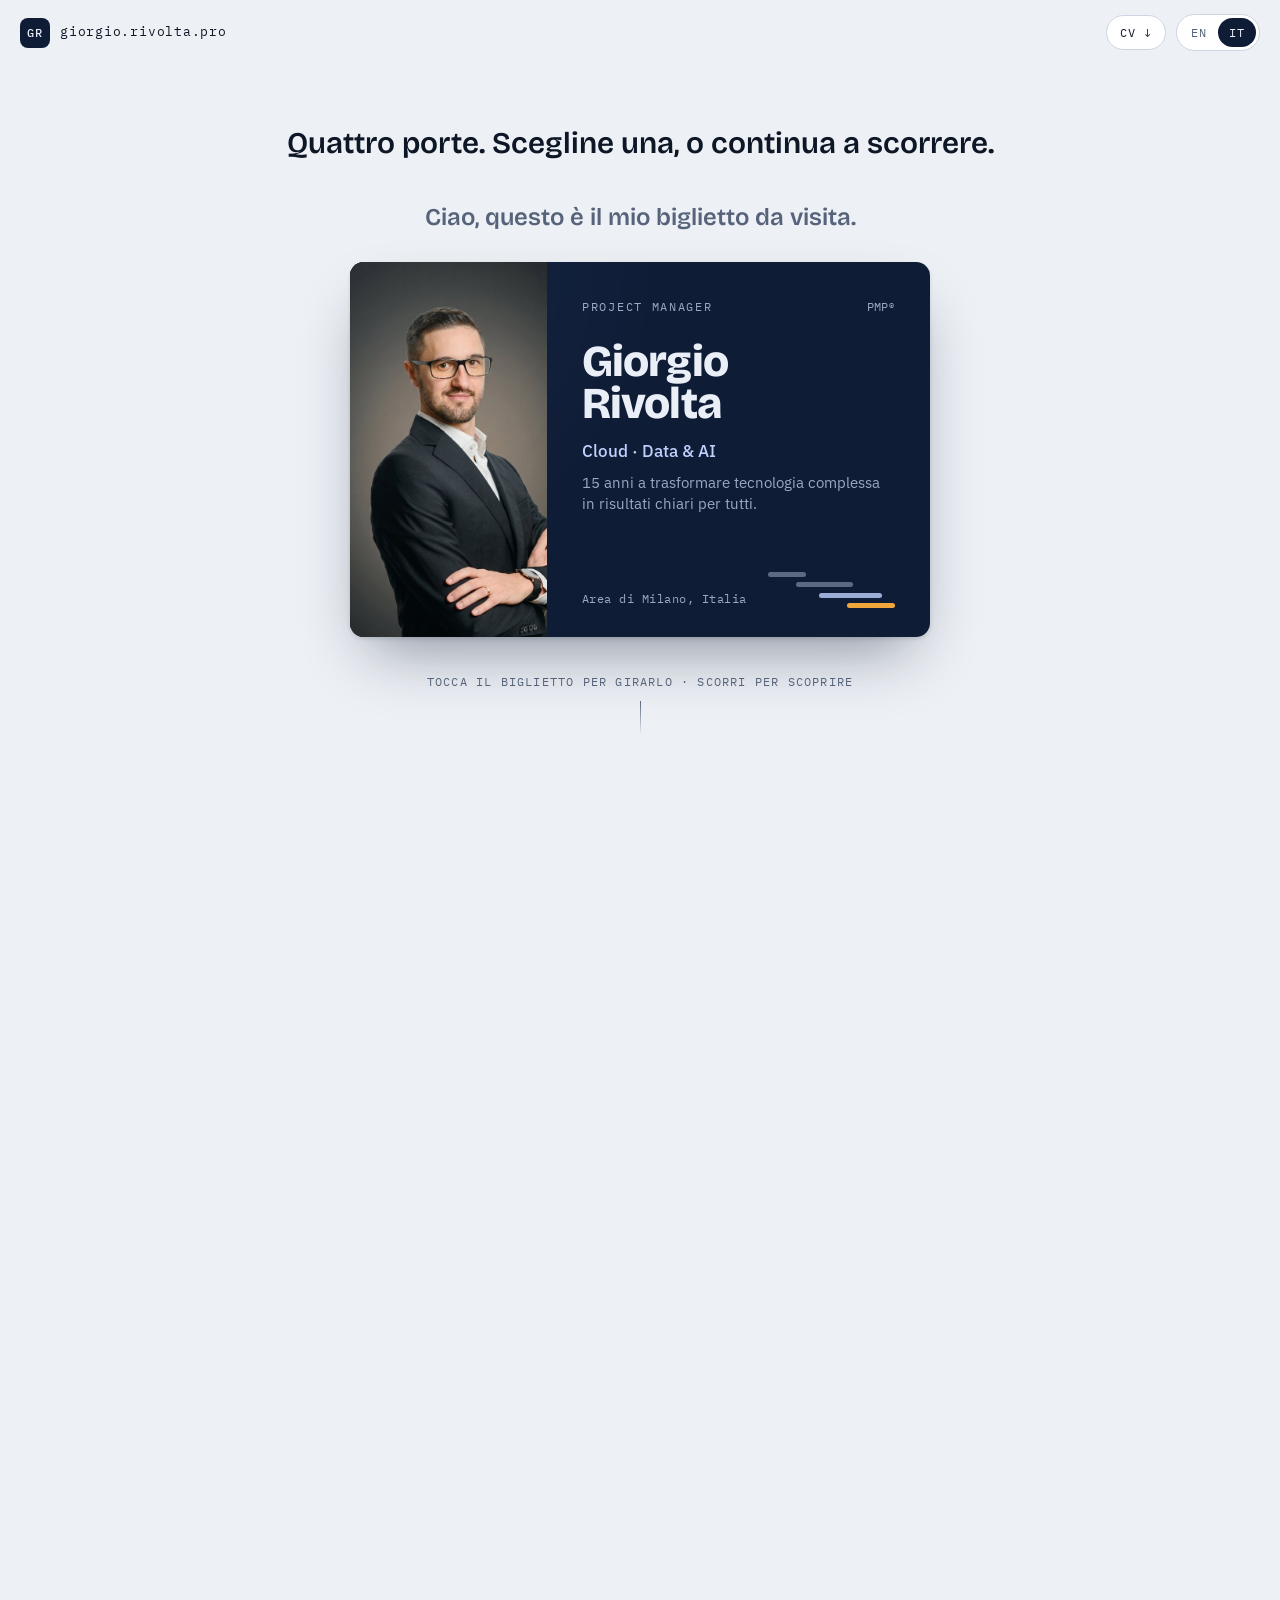
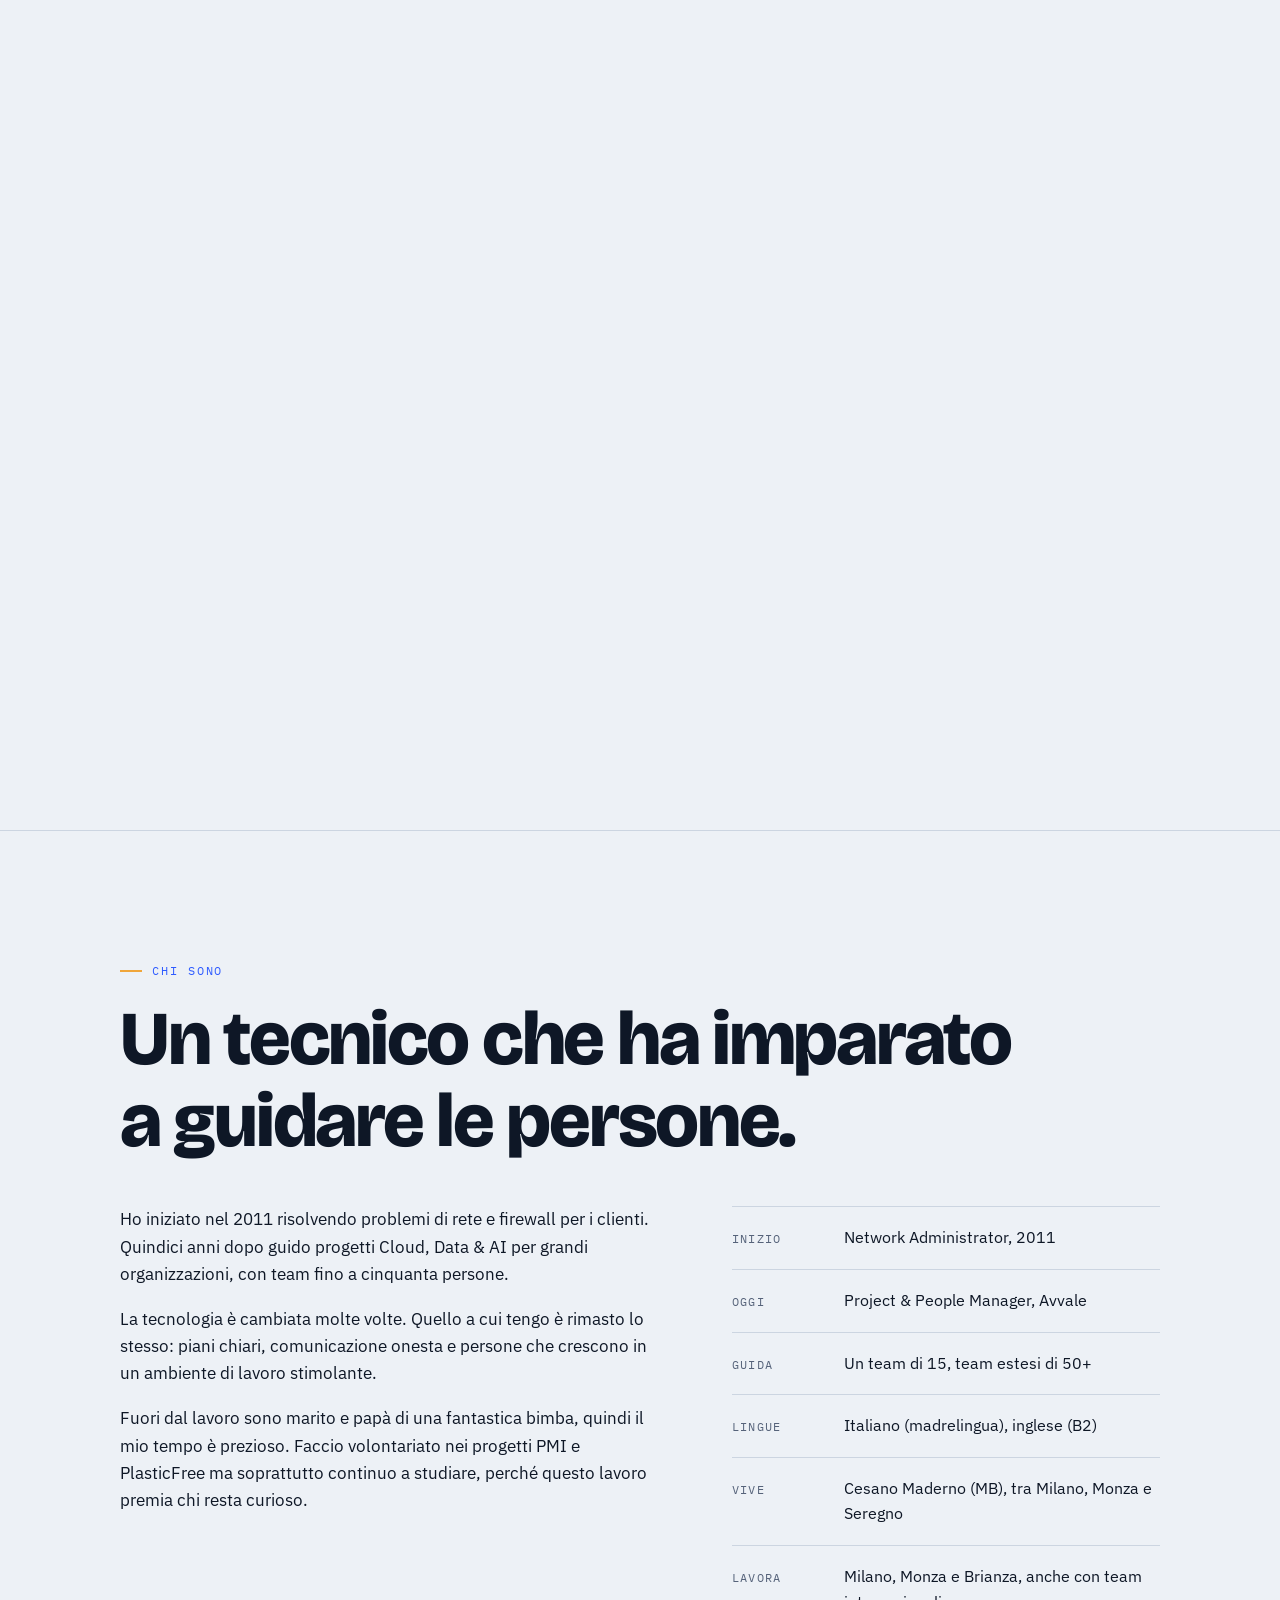
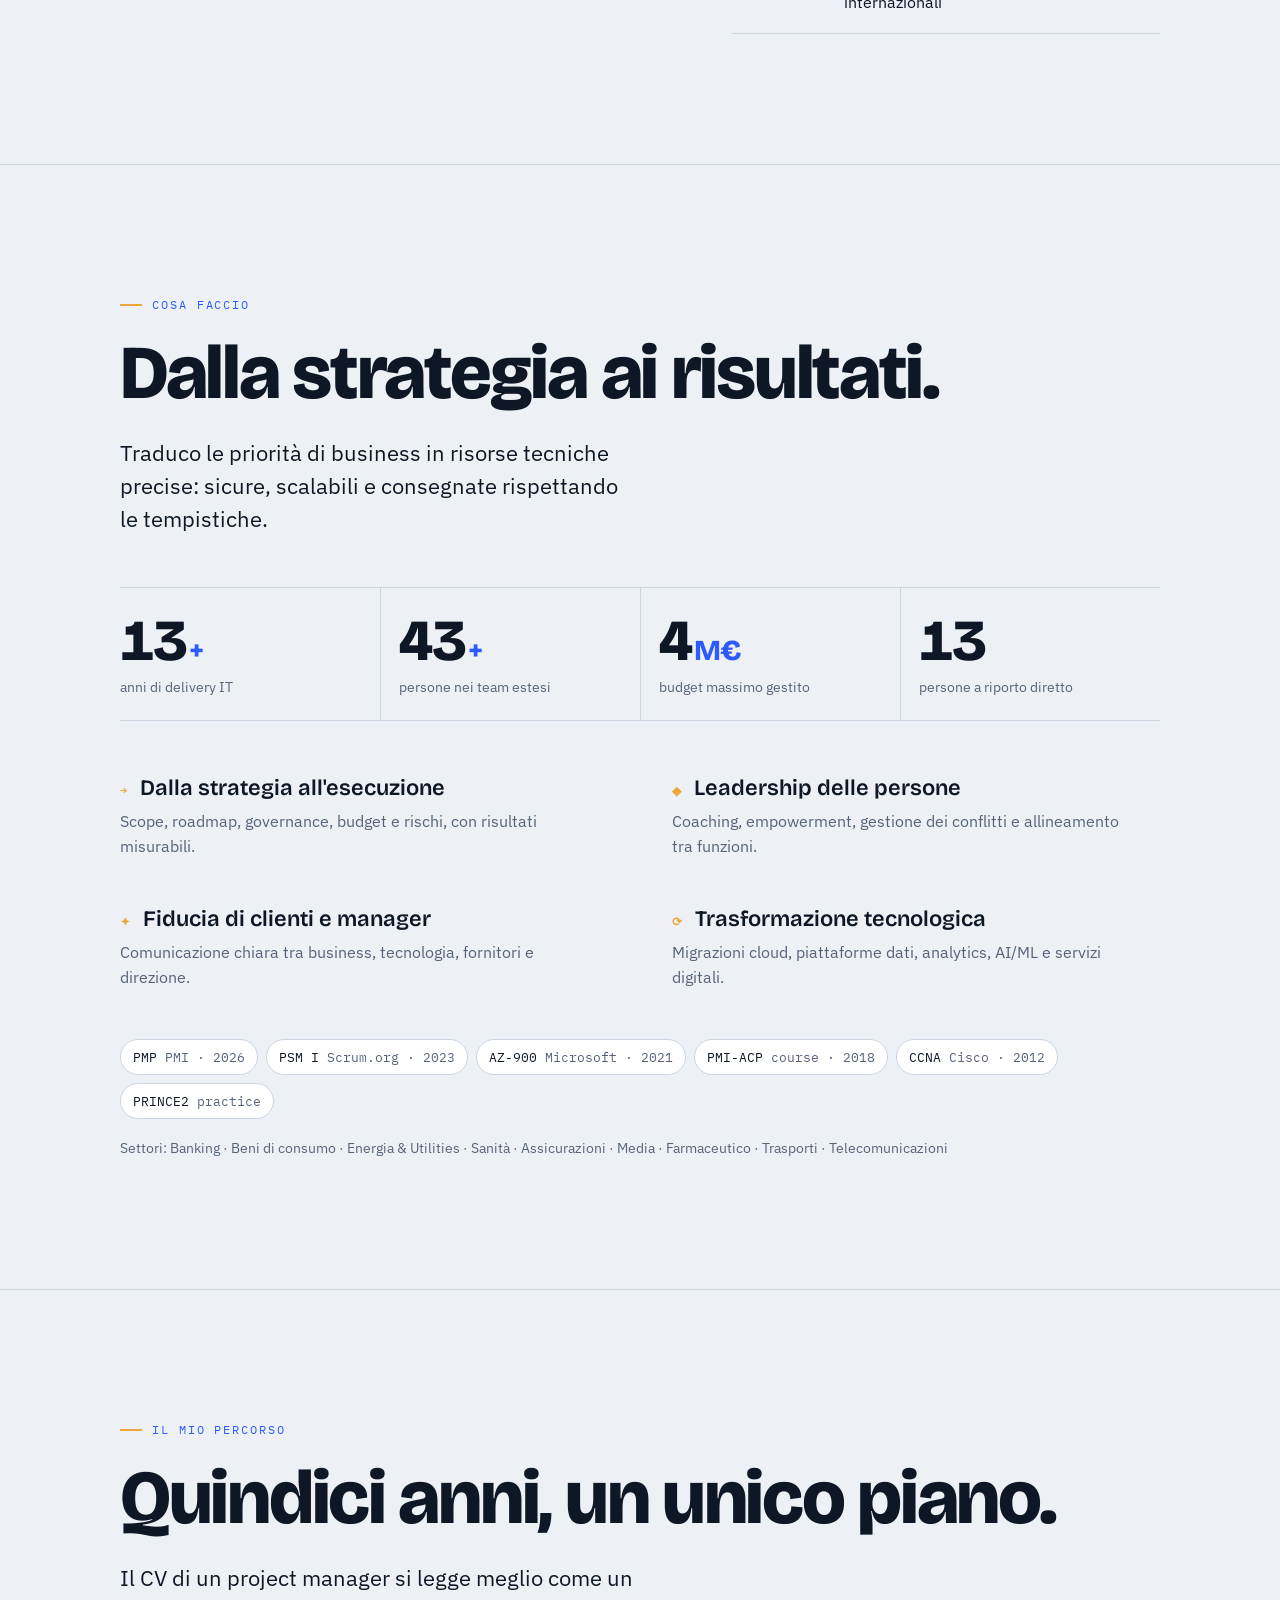
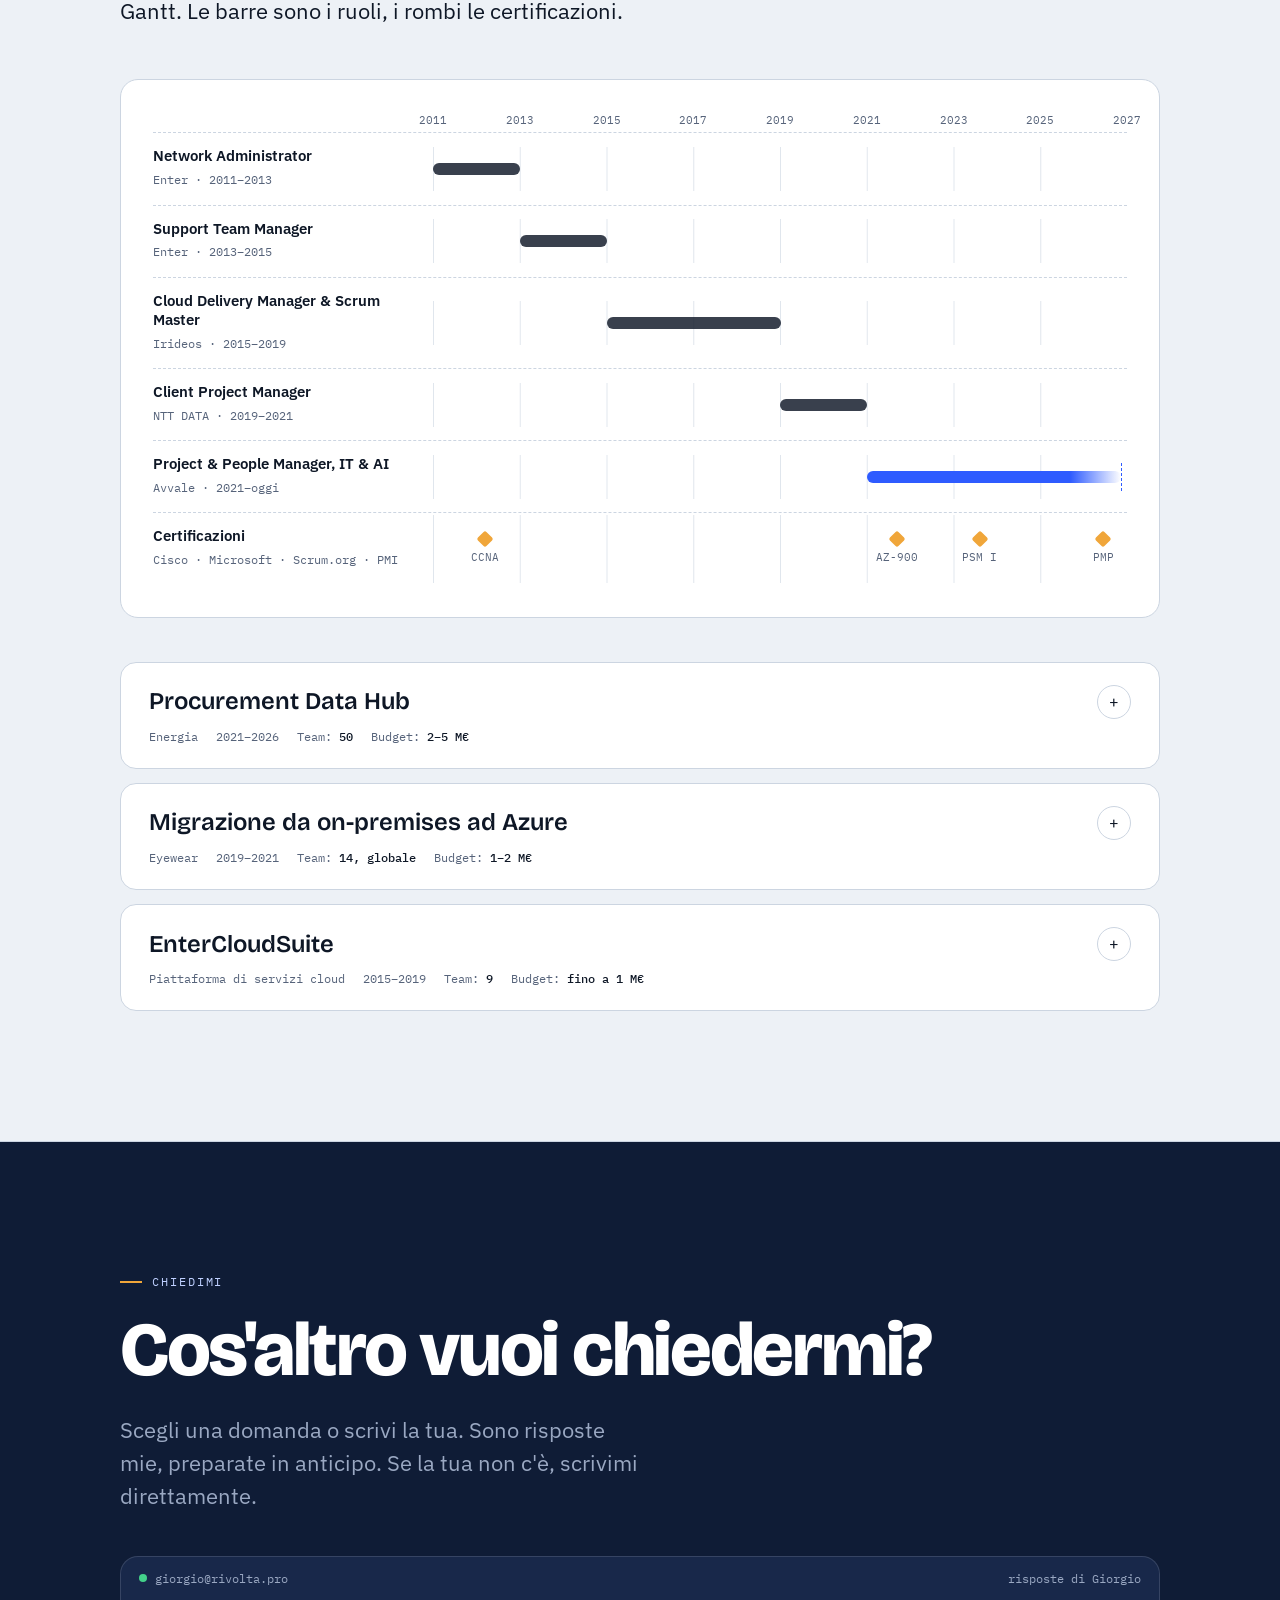
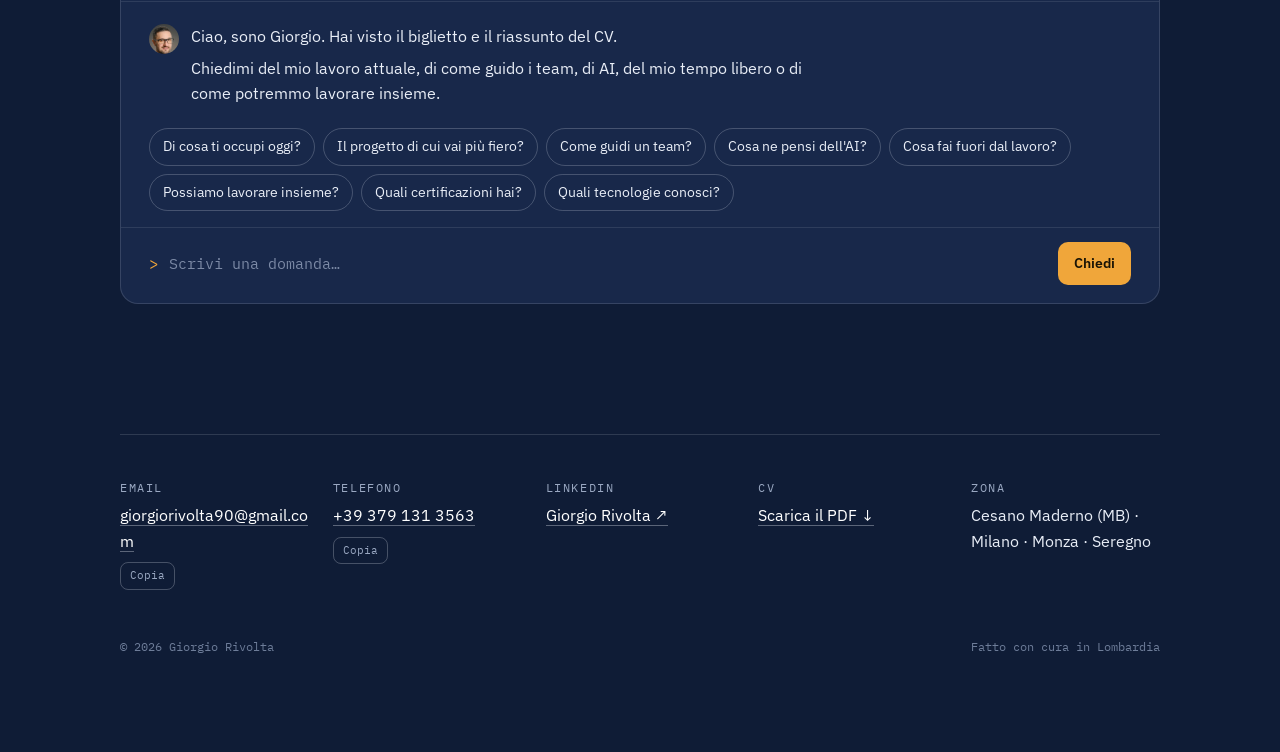
<file: it/index.html>
<!DOCTYPE html><html lang="it" data-default-lang="it"><head>
<meta charset="utf-8">
<meta name="viewport" content="width=device-width, initial-scale=1, viewport-fit=cover">
<title>Giorgio Rivolta | Project Manager PMP a Milano, Monza e Brianza</title>
<meta name="description" content="Giorgio Rivolta, Project Manager certificato PMP a Cesano Maderno (MB). Lavoro tra Milano, Monza, Seregno e Brianza: 15+ anni di progetti Cloud, Data &amp; AI.">
<meta name="author" content="Giorgio Rivolta">
<meta name="robots" content="index, follow, max-image-preview:large">
<meta name="theme-color" content="#0F1C36">
<link rel="canonical" href="https://giorgio.rivolta.pro/it/">
<link rel="icon" href="/favicon.ico" sizes="any">
<link rel="icon" href="/icon-192.png" type="image/png" sizes="192x192">
<link rel="apple-touch-icon" href="/apple-touch-icon.png">
<link rel="alternate" hreflang="en" href="https://giorgio.rivolta.pro/">
<link rel="alternate" hreflang="it" href="https://giorgio.rivolta.pro/it/">
<link rel="alternate" hreflang="x-default" href="https://giorgio.rivolta.pro/">
<meta name="geo.region" content="IT-MB">
<meta name="geo.placename" content="Cesano Maderno, Monza e Brianza">
<meta property="og:type" content="profile">
<meta property="og:url" content="https://giorgio.rivolta.pro/it/">
<meta property="og:site_name" content="Giorgio Rivolta">
<meta property="og:title" content="Giorgio Rivolta | Project Manager PMP a Milano, Monza e Brianza">
<meta property="og:description" content="Project Manager certificato PMP tra Milano, Monza e Brianza. 15 anni a trasformare progetti Cloud, Data &amp; AI in risultati chiari per tutti.">
<meta property="og:image" content="https://giorgio.rivolta.pro/images/og-card.jpg">
<meta property="og:image:type" content="image/jpeg">
<meta property="og:image:width" content="1200">
<meta property="og:image:height" content="630">
<meta property="og:image:alt" content="Giorgio Rivolta, Project Manager PMP, biglietto da visita">
<meta property="og:locale" content="it_IT">
<meta property="og:locale:alternate" content="en_GB">
<meta name="twitter:card" content="summary_large_image">
<meta name="twitter:image" content="https://giorgio.rivolta.pro/images/og-card.jpg">
<script type="application/ld+json">
{
  "@context": "https://schema.org",
  "@type": "Person",
  "@id": "https://giorgio.rivolta.pro/#person",
  "name": "Giorgio Rivolta",
  "givenName": "Giorgio",
  "familyName": "Rivolta",
  "url": "https://giorgio.rivolta.pro/",
  "jobTitle": "Project Manager",
  "description": "PMP-certified project manager with 15+ years leading IT, cloud, data analytics and AI programmes. Volunteer with PMI Northern Italy Chapter and Plasticfree.",
  "email": "mailto:giorgiorivolta90@gmail.com",
  "image": "https://giorgio.rivolta.pro/images/giorgio-rivolta.jpg",
  "sameAs": ["https://www.linkedin.com/in/giorgiorivolta/", "https://github.com/grivolta"],
  "worksFor": { "@type": "Organization", "name": "Avvale" },
  "address": { "@type": "PostalAddress", "addressLocality": "Cesano Maderno", "addressRegion": "MB", "postalCode": "20811", "addressCountry": "IT" },
  "workLocation": [
    { "@type": "Place", "name": "Milano", "address": { "@type": "PostalAddress", "addressLocality": "Milano", "addressRegion": "MI", "addressCountry": "IT" } },
    { "@type": "Place", "name": "Monza", "address": { "@type": "PostalAddress", "addressLocality": "Monza", "addressRegion": "MB", "addressCountry": "IT" } },
    { "@type": "Place", "name": "Seregno", "address": { "@type": "PostalAddress", "addressLocality": "Seregno", "addressRegion": "MB", "addressCountry": "IT" } },
    { "@type": "Place", "name": "Cesano Maderno", "address": { "@type": "PostalAddress", "addressLocality": "Cesano Maderno", "addressRegion": "MB", "addressCountry": "IT" } }
  ],
  "knowsLanguage": ["Italian", "English"],
  "knowsAbout": ["Project Management","PMP","Scrum","Stakeholder Management","People Management","Cloud Computing","Microsoft Azure","Data Analytics","Artificial Intelligence","Digital Transformation"],
  "volunteerFor": [
    { "@type": "Organization", "name": "PMI Northern Italy Chapter" },
    { "@type": "Organization", "name": "Plasticfree" }
  ],
  "hasCredential": [
    { "@type": "EducationalOccupationalCredential", "name": "Project Management Professional (PMP)", "recognizedBy": { "@type": "Organization", "name": "Project Management Institute" }, "identifier": "4438819" },
    { "@type": "EducationalOccupationalCredential", "name": "Professional Scrum Master I", "recognizedBy": { "@type": "Organization", "name": "Scrum.org" }, "identifier": "994831" },
    { "@type": "EducationalOccupationalCredential", "name": "Microsoft Certified: Azure Fundamentals", "recognizedBy": { "@type": "Organization", "name": "Microsoft" }, "identifier": "I011-5046" }
  ]
}
</script>
<link rel="preconnect" href="https://fonts.googleapis.com">
<link rel="preconnect" href="https://fonts.gstatic.com" crossorigin="">
<link rel="stylesheet" href="https://fonts.googleapis.com/css2?family=Bricolage+Grotesque:opsz,wght@12..96,400;12..96,600;12..96,800&amp;family=IBM+Plex+Sans:wght@400;500;600&amp;family=IBM+Plex+Mono:wght@400;500&amp;display=swap">
<style>
/* Layout: a business card that tilts and flips, then breaks into four doors (sticky scroll stage); short sections behind each door; ends in a question console. */
:root{
  --bg:#EDF1F6; --surface:#FFFFFF; --fg:#0E1726; --muted:#56637A; --line:#CCD5E1;
  --ink:#0F1C36; --ink-2:#18284A; --paper:#E8EDF5; --on-ink:#E9EEF7; --on-ink-muted:#9AA8C2;
  --accent:#2E5BFF; --accent-soft:#DCE5FF; --amber:#F0A63A;
  --display:"Bricolage Grotesque", "Helvetica Neue", Arial, sans-serif;
  --body:"IBM Plex Sans", "Segoe UI", Roboto, Arial, sans-serif;
  --mono:"IBM Plex Mono", ui-monospace, "SFMono-Regular", Menlo, monospace;
  --r:14px;
}
@media (prefers-color-scheme: dark){:root:not([data-theme="light"]){
  --bg:#0A101B; --surface:#111A2B; --fg:#E6ECF5; --muted:#93A1B8; --line:#24314A;
  --accent:#6F8CFF; --accent-soft:#1B2747; color-scheme:dark;
}}
:root[data-theme="dark"]{
  --bg:#0A101B; --surface:#111A2B; --fg:#E6ECF5; --muted:#93A1B8; --line:#24314A;
  --accent:#6F8CFF; --accent-soft:#1B2747; color-scheme:dark;
}
*{box-sizing:border-box}
html{scroll-behavior:smooth}
body{background:var(--bg);color:var(--fg);font-family:var(--body);font-size:16px;line-height:1.6;-webkit-font-smoothing:antialiased;overflow-x:hidden}
h1,h2,h3{font-family:var(--display);line-height:1.08;text-wrap:balance;margin:0}
p{margin:0}
button{font:inherit;color:inherit}
:focus-visible{outline:2px solid var(--accent);outline-offset:3px;border-radius:6px}
.mono{font-family:var(--mono)}

/* header */
body::before{content:"";position:fixed;inset:0 0 auto;height:env(safe-area-inset-top,0px);z-index:60;background:var(--bg)}
.top{position:fixed;top:env(safe-area-inset-top,0px);left:0;right:0;z-index:50;display:flex;justify-content:space-between;align-items:center;
  padding-block:14px;padding-left:max(20px,env(safe-area-inset-left,0px));padding-right:max(20px,env(safe-area-inset-right,0px));pointer-events:none}
.top > *{pointer-events:auto}
.brand{font-family:var(--mono);font-size:13px;letter-spacing:.06em;color:var(--fg);text-decoration:none;display:flex;gap:10px;align-items:center}
.brand b{display:inline-grid;place-items:center;width:30px;height:30px;border-radius:8px;background:var(--ink);color:var(--on-ink);font-weight:500;font-size:12px}
.lang{display:flex;background:var(--surface);border:1px solid var(--line);border-radius:999px;padding:3px}
.lang button{border:0;background:none;font-family:var(--mono);font-size:12px;letter-spacing:.08em;padding:5px 11px;border-radius:999px;cursor:pointer;color:var(--muted)}
.lang button[aria-pressed="true"]{background:var(--ink);color:var(--on-ink)}

/* stage */
.stage{position:relative;height:270vh}
.sticky{position:sticky;top:0;height:100vh;height:100svh;overflow:hidden;perspective:1400px}
.card{position:absolute;container-type:inline-size;animation:deal 1.1s cubic-bezier(.2,.8,.2,1) backwards}
@keyframes deal{from{opacity:0;transform:translateY(40px) rotateX(28deg) rotateZ(-4deg)}to{opacity:1;transform:none}}
.tilt{width:100%;height:100%;transition:transform .25s ease-out}
.flip{width:100%;height:100%;position:relative;cursor:pointer}
.face{position:absolute;inset:0;border-radius:var(--r);overflow:hidden;
  box-shadow:0 2px 4px rgba(10,20,40,.12),0 30px 60px -20px rgba(10,20,40,.45)}
.glare{position:absolute;inset:0;pointer-events:none;background:radial-gradient(circle at var(--gx,30%) var(--gy,20%),rgba(255,255,255,.22),transparent 45%);mix-blend-mode:soft-light}

/* card front */
.front{background:var(--ink);color:var(--on-ink);display:grid;grid-template-columns:34% 1fr;height:100%}
.front .ph{background:#2B2B2E;position:relative;overflow:hidden}
.front .ph img{width:100%;height:100%;object-fit:cover;object-position:50% 20%;display:block}
.front .txt{padding:6cqw 6cqw 5cqw 6cqw;display:flex;flex-direction:column;min-width:0;position:relative}
.front .mono-tag{font-family:var(--mono);font-size:2.1cqw;letter-spacing:.14em;text-transform:uppercase;color:var(--on-ink-muted)}
.front .name{font-family:var(--display);font-weight:800;font-size:7.6cqw;line-height:.95;letter-spacing:-.02em;margin-top:4.2cqw}
.front .role{font-size:2.9cqw;font-weight:500;margin-top:2.4cqw;color:#BFD0FF}
.front .line{font-size:2.6cqw;color:var(--on-ink-muted);margin-top:1.2cqw;line-height:1.4}
.front .foot{margin-top:auto;display:flex;justify-content:space-between;align-items:flex-end;gap:2cqw}
.front .loc{font-family:var(--mono);font-size:2.1cqw;color:var(--on-ink-muted);letter-spacing:.04em}
.gantt-mini{display:grid;gap:.9cqw;width:22cqw}
.gantt-mini i{display:block;height:.9cqw;border-radius:1cqw;background:var(--on-ink-muted);opacity:.55}
.gantt-mini i:nth-child(1){width:30%}
.gantt-mini i:nth-child(2){width:45%;margin-left:22%}
.gantt-mini i:nth-child(3){width:50%;margin-left:40%;background:#BFD0FF;opacity:.8}
.gantt-mini i:nth-child(4){width:38%;margin-left:62%;background:var(--amber);opacity:1}
.front .mono-corner{position:absolute;top:6cqw;right:6cqw;font-family:var(--mono);font-size:2.1cqw;color:var(--on-ink-muted)}

/* card back */
.back{background:var(--paper);color:#0F1C36;height:100%;padding:6cqw 7cqw;display:flex;flex-direction:column;gap:3cqw}
.back .k{font-family:var(--mono);font-size:2.1cqw;letter-spacing:.14em;text-transform:uppercase;color:#4A5875}
.back .q{font-family:var(--display);font-weight:600;font-size:4.6cqw;line-height:1.12;letter-spacing:-.01em}
.back ul{list-style:none;margin:auto 0 0;padding:0;display:grid;grid-template-columns:repeat(3,1fr);gap:2.4cqw;border-top:1px solid #C3CCDB;padding-top:2.6cqw}
.back li{font-size:2.35cqw;line-height:1.35;color:#2A3754}
.back li b{display:block;font-family:var(--mono);font-weight:500;font-size:1.9cqw;letter-spacing:.1em;text-transform:uppercase;color:var(--accent);margin-bottom:.6cqw}
:root .back li b{color:#2E5BFF}

.hint{position:absolute;left:0;right:0;text-align:center;font-family:var(--mono);font-size:12px;letter-spacing:.1em;text-transform:uppercase;color:var(--muted);display:flex;flex-direction:column;align-items:center;gap:10px}
.hint .arrow{width:1px;height:34px;background:linear-gradient(var(--muted),transparent);animation:drip 1.8s ease-in-out infinite}
@keyframes drip{0%{transform:scaleY(0);transform-origin:top}50%{transform:scaleY(1);transform-origin:top}51%{transform-origin:bottom}100%{transform:scaleY(0);transform-origin:bottom}}
.hello{position:absolute;left:0;right:0;text-align:center;font-family:var(--display);font-weight:600;font-size:clamp(18px,2.4vw,24px);color:var(--muted)}

/* fragments */
.frag{position:absolute;left:0;top:0;overflow:hidden;background:var(--ink);color:var(--on-ink);will-change:transform,width,height;display:none;
  box-shadow:0 20px 50px -24px rgba(10,20,40,.55);border:0;padding:0;text-align:left;cursor:default}
.frag.on{display:block}
.frag-inner{position:absolute;container-type:inline-size}
.frag-inner .face{box-shadow:none;transform:none;border-radius:0}
.frag-label{position:absolute;inset:0;padding:clamp(16px,2.6vw,28px);display:flex;flex-direction:column;justify-content:space-between;opacity:0}
.frag-label .t{font-family:var(--display);font-weight:800;font-size:clamp(24px,4vw,46px);letter-spacing:-.02em;line-height:1}
.frag-label .d{font-size:clamp(13px,1.4vw,15px);color:var(--on-ink-muted);max-width:30ch;line-height:1.45}
.frag-label .row{display:flex;justify-content:space-between;align-items:flex-end;gap:12px}
.frag-label .go{flex:none;width:44px;height:44px;border-radius:50%;border:1px solid rgba(233,238,247,.35);display:grid;place-items:center;transition:background .2s,transform .2s}
.frag-label .k{font-family:var(--mono);font-size:11px;letter-spacing:.14em;text-transform:uppercase;color:var(--amber)}
.frag.live{cursor:pointer}
.frag.live:hover .go,.frag.live:focus-visible .go{background:var(--accent);border-color:var(--accent);transform:translateX(3px)}
.frag[data-q="1"]{background:#152649}
.frag[data-q="2"]{background:#1A2E56}
.frag[data-q="3"]{background:var(--accent)}
.frag[data-q="3"] .frag-label .d{color:#E1E8FF}
.frag[data-q="3"] .frag-label .k{color:#fff}
.doors-title{position:absolute;left:0;right:0;text-align:center;font-family:var(--display);font-weight:600;font-size:clamp(20px,2.6vw,30px);opacity:0;padding-inline:16px}

/* sections */
.wrap{max-width:1080px;margin:0 auto;padding-left:max(20px,env(safe-area-inset-left,0px));padding-right:max(20px,env(safe-area-inset-right,0px))}
section.s{padding-block:clamp(72px,11vw,130px);border-top:1px solid var(--line);scroll-margin-top:40px}
.eyebrow{font-family:var(--mono);font-size:12px;letter-spacing:.16em;text-transform:uppercase;color:var(--accent);display:flex;align-items:center;gap:10px}
.eyebrow::before{content:"";width:22px;height:2px;background:var(--amber)}
h2.big{font-size:clamp(38px,6.4vw,76px);font-weight:800;letter-spacing:-.03em;margin-top:18px}
.lead{font-size:clamp(18px,2vw,22px);line-height:1.5;max-width:40ch;margin-top:22px;color:var(--fg)}

/* who */
.who{display:grid;grid-template-columns:1.25fr 1fr;gap:clamp(32px,6vw,80px);margin-top:44px;align-items:start}
.who .prose{display:grid;gap:18px;max-width:62ch;color:var(--fg)}
.who .prose p{font-size:17px}
.facts{display:grid;gap:0;border-top:1px solid var(--line)}
.fact{display:grid;grid-template-columns:auto 1fr;gap:16px;padding:18px 0;border-bottom:1px solid var(--line);align-items:baseline}
.fact .k{font-family:var(--mono);font-size:12px;letter-spacing:.1em;text-transform:uppercase;color:var(--muted);min-width:96px}
.fact .v{font-size:16px;min-width:0}

/* what */
.nums{display:grid;grid-template-columns:repeat(4,1fr);gap:0;margin-top:52px;border-top:1px solid var(--line);border-bottom:1px solid var(--line)}
.num{padding:24px 18px 22px 0}
.num + .num{padding-left:18px;border-left:1px solid var(--line)}
.num .n{font-family:var(--display);font-weight:800;font-size:clamp(36px,5vw,58px);letter-spacing:-.03em;line-height:1;font-variant-numeric:tabular-nums}
.num .n small{font-size:.5em;color:var(--accent);margin-left:2px}
.num .l{font-size:14px;color:var(--muted);margin-top:8px;line-height:1.4}
.pillars{display:grid;grid-template-columns:repeat(2,1fr);gap:clamp(28px,4vw,48px) clamp(28px,5vw,64px);margin-top:56px}
.pillar h3{font-size:22px;font-weight:600;display:flex;gap:12px;align-items:baseline}
.pillar h3 i{font-style:normal;font-family:var(--mono);font-size:12px;color:var(--amber);letter-spacing:.06em}
.pillar p{color:var(--muted);margin-top:8px;max-width:46ch}
.chips{display:flex;flex-wrap:wrap;gap:8px;margin-top:48px}
.chip{font-family:var(--mono);font-size:12.5px;padding:7px 12px;border:1px solid var(--line);border-radius:999px;background:var(--surface);color:var(--fg)}
.chip span{color:var(--muted)}
.industries{margin-top:18px;color:var(--muted);font-size:14px}

/* path / gantt */
.gantt{margin-top:52px;background:var(--surface);border:1px solid var(--line);border-radius:18px;padding:clamp(18px,3vw,32px)}
.g-axis,.g-row{display:grid;grid-template-columns:minmax(0,260px) 1fr;gap:20px;align-items:center}
.g-axis .track{position:relative;height:20px}
.g-axis .tick{position:absolute;top:0;font-family:var(--mono);font-size:11px;color:var(--muted);transform:translateX(-50%)}
.g-row{padding:13px 0;border-top:1px dashed var(--line)}
.g-row .lab{min-width:0}
.g-row .lab b{display:block;font-weight:600;font-size:15px;line-height:1.3}
.g-row .lab span{font-family:var(--mono);font-size:12px;color:var(--muted)}
.track{position:relative;height:16px;min-width:0}
.track .grid{position:absolute;inset:-14px 0;background-image:linear-gradient(to right,var(--line) 1px,transparent 1px);background-size:12.5% 100%;opacity:.6}
.bar{position:absolute;top:2px;height:12px;border-radius:6px;background:var(--fg);opacity:.82;transform-origin:left;transition:transform 1s cubic-bezier(.2,.8,.2,1)}
.bar.now{background:linear-gradient(90deg,var(--accent) 80%,transparent);opacity:1}
.gantt.grow .bar{animation:grow 1.1s cubic-bezier(.2,.8,.2,1) both}
@keyframes grow{from{transform:scaleX(.02)}to{transform:none}}
.g-row.ms .track{height:40px}
.diamond{position:absolute;top:4px;width:12px;height:12px;background:var(--amber);transform:translateX(-50%) rotate(45deg);border-radius:2px}
.ms-l{position:absolute;top:20px;font-family:var(--mono);font-size:10.5px;color:var(--muted);transform:translateX(-50%);white-space:nowrap}
.ms-l.up{top:-14px}
.g-today{position:absolute;top:-6px;bottom:-6px;width:0;border-left:1.5px dashed var(--accent)}

.progs{margin-top:44px;display:grid;gap:14px}
details.prog{background:var(--surface);border:1px solid var(--line);border-radius:16px;overflow:hidden}
details.prog summary{list-style:none;cursor:pointer;padding:22px clamp(18px,3vw,28px);display:grid;grid-template-columns:1fr auto;gap:8px 20px;align-items:center}
details.prog summary::-webkit-details-marker{display:none}
.prog .pt{font-family:var(--display);font-weight:600;font-size:clamp(19px,2.2vw,24px);line-height:1.2}
.prog .pm{grid-column:1/-1;display:flex;flex-wrap:wrap;gap:6px 18px;font-family:var(--mono);font-size:12px;color:var(--muted)}
.prog .pm b{color:var(--fg);font-weight:500}
.prog .plus{grid-row:1;grid-column:2;width:34px;height:34px;border-radius:50%;border:1px solid var(--line);display:grid;place-items:center;transition:transform .3s,background .3s}
.prog[open] .plus{transform:rotate(45deg);background:var(--ink);color:var(--on-ink);border-color:var(--ink)}
.prog .pb{padding:0 clamp(18px,3vw,28px) 24px;display:grid;grid-template-columns:repeat(3,1fr);gap:22px}
.prog .pb h4{margin:0 0 6px;font-family:var(--mono);font-size:11.5px;letter-spacing:.12em;text-transform:uppercase;color:var(--accent);font-weight:500}
.prog .pb p{font-size:15px;color:var(--fg);line-height:1.55}

/* ask */
.ask{background:var(--ink);color:var(--on-ink);border-top:0}
.ask .eyebrow{color:#BFD0FF}
.ask h2.big{color:#fff}
.ask .lead{color:var(--on-ink-muted)}
.console{margin-top:44px;border:1px solid rgba(233,238,247,.14);border-radius:18px;background:var(--ink-2);overflow:hidden}
.console-bar{display:flex;justify-content:space-between;align-items:center;padding:12px 18px;border-bottom:1px solid rgba(233,238,247,.1);font-family:var(--mono);font-size:12px;color:var(--on-ink-muted)}
.console-bar .dot{display:inline-block;width:8px;height:8px;border-radius:50%;background:#43D18A;margin-right:8px;vertical-align:1px}
.log{padding:22px clamp(16px,3vw,28px);max-height:440px;overflow-y:auto;display:flex;flex-direction:column;gap:18px;scroll-behavior:smooth}
.msg{max-width:68ch;min-width:0}
.msg.me{align-self:flex-end;background:rgba(111,140,255,.18);border:1px solid rgba(111,140,255,.35);padding:10px 14px;border-radius:14px 14px 4px 14px;font-size:15px}
.msg.gr{display:grid;grid-template-columns:30px 1fr;gap:12px;align-items:start}
.msg.gr .av{width:30px;height:30px;border-radius:50%;overflow:hidden;background:#2B2B2E}
.msg.gr .av img{width:100%;height:100%;object-fit:cover}
.msg.gr p{font-size:15.5px;line-height:1.6;color:var(--on-ink)}
.msg.gr p + p{margin-top:8px}
.caret{display:inline-block;width:8px;height:1.05em;background:#BFD0FF;vertical-align:-2px;margin-left:2px;animation:blink 1s steps(2) infinite}
@keyframes blink{50%{opacity:0}}
.sugg{display:flex;flex-wrap:wrap;gap:8px;padding:0 clamp(16px,3vw,28px) 16px}
.sugg button{border:1px solid rgba(233,238,247,.22);background:transparent;color:var(--on-ink);border-radius:999px;padding:7px 13px;font-size:13.5px;cursor:pointer;transition:background .2s,border-color .2s}
.sugg button:hover{background:rgba(233,238,247,.08);border-color:rgba(233,238,247,.4)}
.ask form{display:flex;gap:10px;padding:14px clamp(16px,3vw,28px) 18px;border-top:1px solid rgba(233,238,247,.1);align-items:center}
.ask form .pr{font-family:var(--mono);color:var(--amber)}
.ask input{flex:1;min-width:0;background:transparent;border:0;color:#fff;font-family:var(--mono);font-size:15px;padding:10px 0;outline:none}
.ask input::placeholder{color:#7C8AA6}
.ask form button{border:0;background:var(--amber);color:#1A1405;font-weight:600;border-radius:10px;padding:10px 16px;cursor:pointer;font-size:14px}

/* contact */
.contact{background:var(--ink);color:var(--on-ink);padding-block:0 clamp(56px,8vw,96px)}
.contact-in{border-top:1px solid rgba(233,238,247,.14);padding-top:44px;display:grid;grid-template-columns:repeat(4,1fr);gap:24px}
.ci .k{font-family:var(--mono);font-size:11.5px;letter-spacing:.14em;text-transform:uppercase;color:var(--on-ink-muted)}
.ci .v{margin-top:6px;font-size:16px;word-break:break-word;user-select:all}
.ci a{color:#fff;text-decoration:none;border-bottom:1px solid rgba(233,238,247,.35)}
.ci a:hover{border-color:#fff}
.copy{margin-top:8px;background:none;border:1px solid rgba(233,238,247,.25);color:var(--on-ink-muted);border-radius:8px;font-family:var(--mono);font-size:11px;padding:4px 9px;cursor:pointer}
.copy:hover{color:#fff;border-color:#fff}
.legal{margin-top:48px;font-family:var(--mono);font-size:11.5px;color:#6E7D99;display:flex;justify-content:space-between;flex-wrap:wrap;gap:8px}

@media (max-width:820px){
  .who{grid-template-columns:1fr}
  .nums{grid-template-columns:repeat(2,1fr)}
  .num:nth-child(3){padding-left:0;border-left:0}
  .num:nth-child(n+3){border-top:1px solid var(--line)}
  .pillars{grid-template-columns:1fr}
  .prog .pb{grid-template-columns:1fr}
  .contact-in{grid-template-columns:1fr 1fr}
  .g-axis,.g-row{grid-template-columns:1fr;gap:8px}
  .g-axis .lab{display:none}
}
@media (max-width:480px){
  .contact-in{grid-template-columns:1fr}
  .frag-label .d{display:none}
  .frag-label .go{width:36px;height:36px}
}
@media (prefers-reduced-motion:reduce){
  html{scroll-behavior:auto}
  .card{animation:none}
  .tilt{transition:none}
  .hint .arrow,.caret{animation:none}
  .bar{transition:none}
}
.top-r{display:flex;gap:10px;align-items:center}.cvlink{font-family:var(--mono);font-size:12px;letter-spacing:.08em;color:var(--fg);text-decoration:none;background:var(--surface);border:1px solid var(--line);border-radius:999px;padding:7px 13px}.cvlink:hover{border-color:var(--accent);color:var(--accent)}.contact-in{grid-template-columns:repeat(auto-fit,minmax(180px,1fr))}.cvlink{white-space:nowrap}@media (max-width:480px){.brand span{display:none}}
</style>

<style>html{color-scheme:light}body{margin:0}img{max-width:100%}[hidden]{display:none!important}</style>
</head>
<body>
<header class="top">
  <a class="brand" href="#top"><b>GR</b><span>giorgio.rivolta.pro</span></a>
  <div class="top-r"><a class="cvlink" href="/cv/CV_GiorgioRivolta.pdf" target="_blank" rel="noopener">CV ↓</a><div class="lang" role="group" aria-label="Language">
    <button type="button" data-lang="en" aria-pressed="false">EN</button>
    <button type="button" data-lang="it" aria-pressed="true">IT</button>
  </div></div>
</header>

<main id="top">
  <div class="stage" id="stage">
    <div class="sticky" id="sticky">
      <p class="hello" id="hello" data-i="hello">Ciao, questo è il mio biglietto da visita.</p>
      <div class="card" id="card" role="button" tabindex="0" aria-label="Business card. Press to flip.">
        <div class="tilt" id="tilt" style="transform: perspective(1200px) rotateY(-15.4deg) rotateX(12.6deg);">
          <div class="flip" style="transform: perspective(1400px) rotateY(0deg);">
            <div class="face face-front" style="visibility: visible;">
              <div class="front">
                <div class="ph"><img src="[data-uri]" alt="Giorgio Rivolta"></div>
                <div class="txt">
                  <span class="mono-tag" data-i="cardTag">Project Manager</span>
                  <span class="mono-corner">PMP®</span>
                  <h1 class="name">Giorgio<br>Rivolta</h1>
                  <div class="role" data-i="cardRole">Cloud · Data &amp; AI</div>
                  <div class="line" data-i="cardLine">15 anni a trasformare tecnologia complessa in risultati chiari per tutti.</div>
                  <div class="foot">
                    <span class="loc" data-i="cardLoc">Area di Milano, Italia</span>
                    <div class="gantt-mini" aria-hidden="true"><i></i><i></i><i></i><i></i></div>
                  </div>
                </div>
              </div>
              <div class="glare" style="--gx: 1%; --gy: 1%;"></div>
            </div>
            <div class="face face-back" style="visibility: hidden;">
              <div class="back">
                <span class="k" data-i="backK">L'altro lato</span>
                <p class="q" data-i="backQ">Trasformo la complessità dei progetti in soluzioni facilmente comprensibili, e trasformo gruppi di persone in squadre affiatate.</p>
                <ul>
                  <li><b data-i="b1k">Casa</b><span data-i="b1v">Marito e papà di una bambina</span></li>
                  <li><b data-i="b2k">Abitudine</b><span data-i="b2v">Passione per lo studio: CCNA nel 2012, PMP nel 2026</span></li>
                  <li><b data-i="b3k">Comunità</b><span data-i="b3v">Volontario nei progetti PMI e PlasticFree</span></li>
                </ul>
              </div>
            </div>
          </div>
        </div>
      </div>
      <div class="hint" id="hint"><span data-i="hint">Tocca il biglietto per girarlo · scorri per scoprire</span><span class="arrow"></span></div>
      <p class="doors-title" id="doorsTitle" data-i="doors">Quattro porte. Scegline una, o continua a scorrere.</p>
      <button class="frag" data-q="0" data-go="who" type="button"><div class="frag-inner"></div><div class="frag-label"><span class="k" data-i="d0k">Persona</span><div class="row"><div><div class="t" data-i="d0t">Chi sono</div><p class="d" data-i="d0d">La storia dietro il ruolo.</p></div><span class="go" aria-hidden="true">→</span></div></div></button>
      <button class="frag" data-q="1" data-go="what" type="button"><div class="frag-inner"></div><div class="frag-label"><span class="k" data-i="d1k">Valore</span><div class="row"><div><div class="t" data-i="d1t">Cosa faccio</div><p class="d" data-i="d1d">Come trasformo le priorità in risultati.</p></div><span class="go" aria-hidden="true">→</span></div></div></button>
      <button class="frag" data-q="2" data-go="path" type="button"><div class="frag-inner"></div><div class="frag-label"><span class="k" data-i="d2k">Percorso</span><div class="row"><div><div class="t" data-i="d2t">Il mio percorso</div><p class="d" data-i="d2d">15 anni in un Gantt, e tre programmi.</p></div><span class="go" aria-hidden="true">→</span></div></div></button>
      <button class="frag" data-q="3" data-go="ask" type="button"><div class="frag-inner"></div><div class="frag-label"><span class="k" data-i="d3k">Tocca a te</span><div class="row"><div><div class="t" data-i="d3t">Chiedimi</div><p class="d" data-i="d3d">Tutto quello che vuoi sapere.</p></div><span class="go" aria-hidden="true">→</span></div></div></button>
    </div>
  </div>

  <section class="s" id="who">
    <div class="wrap">
      <span class="eyebrow" data-i="whoEy">Chi sono</span>
      <h2 class="big" data-i="whoH">Un tecnico che ha imparato a guidare le persone.</h2>
      <div class="who">
        <div class="prose">
          <p data-i="whoP1">Ho iniziato nel 2011 risolvendo problemi di rete e firewall per i clienti. Quindici anni dopo guido progetti Cloud, Data &amp; AI per grandi organizzazioni, con team fino a cinquanta persone.</p>
          <p data-i="whoP2">La tecnologia è cambiata molte volte. Quello a cui tengo è rimasto lo stesso: piani chiari, comunicazione onesta e persone che crescono in un ambiente di lavoro stimolante.</p>
          <p data-i="whoP3">Fuori dal lavoro sono marito e papà di una fantastica bimba, quindi il mio tempo è prezioso. Faccio volontariato nei progetti PMI e PlasticFree ma soprattutto continuo a studiare, perché questo lavoro premia chi resta curioso.</p>
        </div>
        <div class="facts" id="facts"><div class="fact"><span class="k">Inizio</span><span class="v">Network Administrator, 2011</span></div><div class="fact"><span class="k">Oggi</span><span class="v">Project &amp; People Manager, Avvale</span></div><div class="fact"><span class="k">Guida</span><span class="v">Un team di 15, team estesi di 50+</span></div><div class="fact"><span class="k">Lingue</span><span class="v">Italiano (madrelingua), inglese (B2)</span></div><div class="fact"><span class="k">Vive</span><span class="v">Cesano Maderno (MB), tra Milano, Monza e Seregno</span></div><div class="fact"><span class="k">Lavora</span><span class="v">Milano, Monza e Brianza, anche con team internazionali</span></div></div>
      </div>
    </div>
  </section>

  <section class="s" id="what">
    <div class="wrap">
      <span class="eyebrow" data-i="whatEy">Cosa faccio</span>
      <h2 class="big" data-i="whatH">Dalla strategia ai risultati.</h2>
      <p class="lead" data-i="whatLead">Traduco le priorità di business in risorse tecniche precise: sicure, scalabili e consegnate rispettando le tempistiche.</p>
      <div class="nums" id="nums"><div class="num"><div class="n"><span data-n="15">15</span><small>+</small></div><div class="l">anni di delivery IT</div></div><div class="num"><div class="n"><span data-n="50">50</span><small>+</small></div><div class="l">persone nei team estesi</div></div><div class="num"><div class="n"><span data-n="5">5</span><small>M€</small></div><div class="l">budget massimo gestito</div></div><div class="num"><div class="n"><span data-n="15">15</span><small></small></div><div class="l">persone a riporto diretto</div></div></div>
      <div class="pillars" id="pillars"><div class="pillar"><h3><i>→</i>Dalla strategia all'esecuzione</h3><p>Scope, roadmap, governance, budget e rischi, con risultati misurabili.</p></div><div class="pillar"><h3><i>◆</i>Leadership delle persone</h3><p>Coaching, empowerment, gestione dei conflitti e allineamento tra funzioni.</p></div><div class="pillar"><h3><i>✦</i>Fiducia di clienti e manager</h3><p>Comunicazione chiara tra business, tecnologia, fornitori e direzione.</p></div><div class="pillar"><h3><i>⟳</i>Trasformazione tecnologica</h3><p>Migrazioni cloud, piattaforme dati, analytics, AI/ML e servizi digitali.</p></div></div>
      <div class="chips" id="certs"><span class="chip">PMP <span>PMI · 2026</span></span><span class="chip">PSM I <span>Scrum.org · 2023</span></span><span class="chip">AZ-900 <span>Microsoft · 2021</span></span><span class="chip">PMI-ACP <span>course · 2018</span></span><span class="chip">CCNA <span>Cisco · 2012</span></span><span class="chip">PRINCE2 <span>practice</span></span></div>
      <p class="industries" data-i="industries">Settori: Banking · Beni di consumo · Energia &amp; Utilities · Sanità · Assicurazioni · Media · Farmaceutico · Trasporti · Telecomunicazioni</p>
    </div>
  </section>

  <section class="s" id="path">
    <div class="wrap">
      <span class="eyebrow" data-i="pathEy">Il mio percorso</span>
      <h2 class="big" data-i="pathH">Quindici anni, un unico piano.</h2>
      <p class="lead" data-i="pathLead">Il CV di un project manager si legge meglio come un Gantt. Le barre sono i ruoli, i rombi le certificazioni.</p>
      <div class="gantt" id="gantt"><div class="g-axis"><div class="lab"></div><div class="track"><span class="tick" style="left:0.000%">2011</span><span class="tick" style="left:12.500%">2013</span><span class="tick" style="left:25.000%">2015</span><span class="tick" style="left:37.500%">2017</span><span class="tick" style="left:50.000%">2019</span><span class="tick" style="left:62.500%">2021</span><span class="tick" style="left:75.000%">2023</span><span class="tick" style="left:87.500%">2025</span><span class="tick" style="left:100.000%">2027</span></div></div><div class="g-row"><div class="lab"><b>Network Administrator</b><span>Enter · 2011–2013</span></div><div class="track"><span class="grid"></span><span class="bar" style="left:0.000%;width:calc(12.500% - 0.000%)"></span></div></div><div class="g-row"><div class="lab"><b>Support Team Manager</b><span>Enter · 2013–2015</span></div><div class="track"><span class="grid"></span><span class="bar" style="left:12.500%;width:calc(25.000% - 12.500%)"></span></div></div><div class="g-row"><div class="lab"><b>Cloud Delivery Manager &amp; Scrum Master</b><span>Irideos · 2015–2019</span></div><div class="track"><span class="grid"></span><span class="bar" style="left:25.000%;width:calc(50.000% - 25.000%)"></span></div></div><div class="g-row"><div class="lab"><b>Client Project Manager</b><span>NTT DATA · 2019–2021</span></div><div class="track"><span class="grid"></span><span class="bar" style="left:50.000%;width:calc(62.500% - 50.000%)"></span></div></div><div class="g-row"><div class="lab"><b>Project &amp; People Manager, IT &amp; AI</b><span>Avvale · 2021–oggi</span></div><div class="track"><span class="grid"></span><span class="bar now" style="left:62.500%;width:calc(99.115% - 62.500%)"></span><span class="g-today" style="left:99.115%"></span></div></div><div class="g-row ms"><div class="lab"><b>Certificazioni</b><span>Cisco · Microsoft · Scrum.org · PMI</span></div><div class="track"><span class="grid"></span><span class="diamond" style="left:7.500%"></span><span class="ms-l" style="left:7.500%">CCNA</span><span class="diamond" style="left:66.875%"></span><span class="ms-l" style="left:66.875%">AZ-900</span><span class="diamond" style="left:78.750%"></span><span class="ms-l" style="left:78.750%">PSM I</span><span class="diamond" style="left:96.563%"></span><span class="ms-l" style="left:96.563%">PMP</span></div></div></div>
      <div class="progs" id="progs"><details class="prog" id="prog0"><summary><span class="pt">Procurement Data Hub</span><span class="plus" aria-hidden="true">+</span><span class="pm"><span>Energia</span><span>2021–2026</span><span>Team: <b>50</b></span><span>Budget: <b>2–5 M€</b></span></span></summary><div class="pb"><div><h4>La sfida</h4><p>I dati di procurement erano sparsi tra Microsoft Access, SAP, Oracle e altri sistemi, senza un'unica versione della verità.</p></div><div><h4>Cosa ho fatto</h4><p>Ho guidato assessment, design, sviluppo e rilascio di una Azure Data Platform unificata, coordinando infrastruttura, engineering, analytics, business e stakeholder senior.</p></div><div><h4>Il risultato</h4><p>Un'unica fonte di verità per i dati di procurement: report più accurati, decisioni più rapide, maggiore agilità operativa.</p></div></div></details><details class="prog" id="prog1"><summary><span class="pt">Migrazione da on-premises ad Azure</span><span class="plus" aria-hidden="true">+</span><span class="pm"><span>Eyewear</span><span>2019–2021</span><span>Team: <b>14, globale</b></span><span>Budget: <b>1–2 M€</b></span></span></summary><div class="pb"><div><h4>La sfida</h4><p>50 server e 20 applicazioni dovevano passare al cloud senza interrompere un business globale.</p></div><div><h4>Cosa ho fatto</h4><p>Ho diretto assessment funzionale, architettura, pianificazione delle fasi e mitigazione dei rischi, con una governance strutturata e aggiornamenti trasparenti al management nelle diverse region.</p></div><div><h4>Il risultato</h4><p>Continuità del business garantita, con più scalabilità, sicurezza e performance, e un'infrastruttura pronta per il cloud.</p></div></div></details><details class="prog" id="prog2"><summary><span class="pt">EnterCloudSuite</span><span class="plus" aria-hidden="true">+</span><span class="pm"><span>Piattaforma di servizi cloud</span><span>2015–2019</span><span>Team: <b>9</b></span><span>Budget: <b>fino a 1 M€</b></span></span></summary><div class="pb"><div><h4>La sfida</h4><p>I clienti avevano bisogno di gestire in autonomia le proprie risorse cloud, tramite una piattaforma self-service.</p></div><div><h4>Cosa ho fatto</h4><p>Ho guidato la delivery end-to-end, allineato sviluppatori, designer UI/UX e sistemisti, e introdotto metodi di lavoro agili.</p></div><div><h4>Il risultato</h4><p>Un servizio scalabile per i clienti, che ha ampliato l'offerta dell'azienda e dato più autonomia agli utenti.</p></div></div></details></div>
    </div>
  </section>

  <section class="s ask" id="ask">
    <div class="wrap">
      <span class="eyebrow" data-i="askEy">Chiedimi</span>
      <h2 class="big" data-i="askH">Cos'altro vuoi chiedermi?</h2>
      <p class="lead" data-i="askLead">Scegli una domanda o scrivi la tua. Sono risposte mie, preparate in anticipo. Se la tua non c'è, scrivimi direttamente.</p>
      <div class="console">
        <div class="console-bar"><span><span class="dot"></span>giorgio@rivolta.pro</span><span data-i="askBar">risposte di Giorgio</span></div>
        <div class="log" id="log" aria-live="polite"><div class="msg gr"><span class="av"><img src="[data-uri]" alt=""></span><div><p>Ciao, sono Giorgio. Hai visto il biglietto e il riassunto del CV.</p><p>Chiedimi del mio lavoro attuale, di come guido i team, di AI, del mio tempo libero o di come potremmo lavorare insieme.</p></div></div></div>
        <div class="sugg" id="sugg"><button type="button" data-qid="now">Di cosa ti occupi oggi?</button><button type="button" data-qid="proud">Il progetto di cui vai più fiero?</button><button type="button" data-qid="lead">Come guidi un team?</button><button type="button" data-qid="ai">Cosa ne pensi dell'AI?</button><button type="button" data-qid="free">Cosa fai fuori dal lavoro?</button><button type="button" data-qid="hire">Possiamo lavorare insieme?</button><button type="button" data-qid="cert">Quali certificazioni hai?</button><button type="button" data-qid="tech">Quali tecnologie conosci?</button></div>
        <form id="askForm" autocomplete="off">
          <span class="pr">&gt;</span>
          <label for="q" class="sr" style="position:absolute;left:-9999px" data-i="askLabel">La tua domanda</label>
          <input id="q" name="q" type="text" maxlength="200" placeholder="Scrivi una domanda…">
          <button type="submit" data-i="askSend">Chiedi</button>
        </form>
      </div>
    </div>
  </section>

  <footer class="contact">
    <div class="wrap">
      <div class="contact-in">
        <div class="ci"><div class="k">Email</div><div class="v"><a href="mailto:giorgiorivolta90@gmail.com">giorgiorivolta90@gmail.com</a></div><button class="copy" data-copy="giorgiorivolta90@gmail.com" data-i="copy">Copia</button></div>
        <div class="ci"><div class="k" data-i="phone">Telefono</div><div class="v"><a href="tel:+393791313563">+39 379 131 3563</a></div><button class="copy" data-copy="+39 379 131 3563" data-i="copy">Copia</button></div>
        <div class="ci"><div class="k">LinkedIn</div><div class="v"><a href="https://www.linkedin.com/in/giorgiorivolta/" target="_blank" rel="noopener">Giorgio Rivolta ↗</a></div></div>
        <div class="ci"><div class="k">CV</div><div class="v"><a href="/cv/CV_GiorgioRivolta.pdf" target="_blank" rel="noopener" data-i="cvDl">Scarica il PDF ↓</a></div></div>
        <div class="ci"><div class="k" data-i="based">Zona</div><div class="v">Cesano Maderno (MB) · Milano · Monza · Seregno</div></div>
      </div>
      <div class="legal"><span>© 2026 Giorgio Rivolta</span><span data-i="legal">Fatto con cura in Lombardia</span></div>
    </div>
  </footer>
</main>

<script>
(() => {
const PHOTO = "[data-uri]";
const T = {
en:{
  hello:"Hello. This is me, on one card.",
  cardTag:"Project Manager",
  cardRole:"Cloud · Data & AI",
  cardLine:"15 years turning complex technology into delivery people can follow.",
  cardLoc:"Milan area, Italy",
  backK:"The other side",
  backQ:"I make complex projects easy to follow, and turn groups of people into teams.",
  b1k:"Home", b1v:"Husband and dad of a little girl",
  b2k:"Habit", b2v:"Always studying: CCNA in 2012, PMP in 2026",
  b3k:"Giving back", b3v:"Volunteer on PMI and PlasticFree projects",
  hint:"Tap the card to flip it · scroll to explore",
  doors:"Four doors. Pick one, or keep scrolling.",
  d0k:"Person", d0t:"Who I am", d0d:"The story behind the job title.",
  d1k:"Value", d1t:"What I do", d1d:"How I turn priorities into delivery.",
  d2k:"Track record", d2t:"My path", d2d:"15 years as a Gantt chart, and three programmes.",
  d3k:"Your turn", d3t:"Ask me", d3d:"Anything else you want to know.",
  whoEy:"Who I am", whoH:"An engineer who learned to lead people.",
  whoP1:"I started in 2011 fixing networks and firewalls for customers. Fifteen years later I lead Cloud, Data and AI programmes for large organisations, with teams of up to fifty people.",
  whoP2:"The technology changed many times along the way. What I care about stayed the same: clear plans, honest communication, and people who grow while they deliver.",
  whoP3:"Outside work I'm a husband and the dad of a three-year-old girl, so my time is precious and I spend it on purpose. I volunteer on PMI projects and keep studying, because this field rewards people who stay curious.",
  facts:[["Started","Network Administrator, 2011"],["Today","Project & People Manager, Avvale"],["Leads","A team of 15, extended teams of 50+"],["Speaks","Italian (native), English (B2)"],["Lives","Cesano Maderno (MB), between Milan, Monza and Seregno"],["Works","Milan, Monza and Brianza, with international teams"]],
  whatEy:"What I do", whatH:"From strategy to delivery.",
  whatLead:"I translate business priorities into technology that works: secure, scalable, and delivered when promised.",
  nums:[["15","+","years in IT delivery"],["50","+","people in extended teams"],["5","M€","largest budget managed"],["15","","direct reports today"]],
  pillars:[["Strategy to execution","Scope, roadmap, governance, budget and risk, with delivery you can measure."],["People leadership","Coaching, empowerment, conflict resolution and alignment across functions."],["Client & executive trust","Clear communication across business, technology, suppliers and leadership."],["Technology transformation","Cloud migration, data platforms, analytics, AI/ML and digital services."]],
  industries:"Industries: Banking · Consumer Manufacturing · Energy & Utilities · Healthcare · Insurance · Media · Pharma · Transport · Telecoms",
  pathEy:"My path", pathH:"Fifteen years, one plan.",
  pathLead:"A project manager's CV reads best as a Gantt chart. Bars are roles, diamonds are certifications.",
  gRole:"Role", gMs:"Certifications", today:"today",
  roles:[["Network Administrator","Enter",2011,2013],["Support Team Manager","Enter",2013,2015],["Cloud Delivery Manager & Scrum Master","Irideos",2015,2019],["Client Project Manager","NTT DATA",2019,2021],["Project & People Manager, IT & AI","Avvale",2021,null]],
  progs:[
    {t:"Procurement Data Hub",s:"Energy",y:"2021–2026",team:"50",bud:"€2–5M",
     c:"Procurement data was scattered across Microsoft Access, SAP, Oracle and other systems, with no single version of the truth.",
     a:"Led assessment, design, development and roll-out of a unified Azure Data Platform, coordinating infrastructure, engineering, analytics, business and senior stakeholders.",
     o:"One source of truth for procurement data: more accurate reporting, faster decisions, more operational agility."},
    {t:"On-premises to Azure migration",s:"Eyewear",y:"2019–2021",team:"14, global",bud:"€1–2M",
     c:"50 servers and 20 applications had to move to the cloud without interrupting a global business.",
     a:"Directed functional assessment, architecture, sequencing and risk mitigation, with structured governance and transparent executive updates across regions.",
     o:"Business continuity protected, with better scalability, security and performance, and an estate ready for the cloud."},
    {t:"EnterCloudSuite",s:"Cloud service platform",y:"2015–2019",team:"9",bud:"up to €1M",
     c:"Customers needed to manage their cloud resources on their own, through a self-service platform.",
     a:"Led end-to-end delivery, aligned developers, UI/UX designers and infrastructure engineers, and introduced agile ways of working.",
     o:"A scalable, customer-facing service that expanded the company's offering and gave customers more autonomy."}
  ],
  pCh:"Challenge", pAc:"What I did", pOu:"Outcome", pTeam:"Team", pBud:"Budget",
  askEy:"Ask me", askH:"What else would you like to ask me?",
  askLead:"Pick a question or type your own. These are my own answers, prepared in advance. If yours isn't covered, write to me directly.",
  askBar:"answers by Giorgio", askLabel:"Your question", askSend:"Ask", askPh:"Type a question…",
  welcome:["Hi, I'm Giorgio. You've seen the card and the CV highlights.","Ask me about my current work, how I lead teams, AI, my free time, or how we could work together."],
  cvDl:"Download PDF ↓", copy:"Copy", copied:"Copied", phone:"Phone", based:"Area", legal:"Made with care in Lombardy"
},
it:{
  hello:"Ciao, questo è il mio biglietto da visita.",
  cardTag:"Project Manager",
  cardRole:"Cloud · Data & AI",
  cardLine:"15 anni a trasformare tecnologia complessa in risultati chiari per tutti.",
  cardLoc:"Area di Milano, Italia",
  backK:"L'altro lato",
  backQ:"Trasformo la complessità dei progetti in soluzioni facilmente comprensibili, e trasformo gruppi di persone in squadre affiatate.",
  b1k:"Casa", b1v:"Marito e papà di una bambina",
  b2k:"Abitudine", b2v:"Passione per lo studio: CCNA nel 2012, PMP nel 2026",
  b3k:"Comunità", b3v:"Volontario nei progetti PMI e PlasticFree",
  hint:"Tocca il biglietto per girarlo · scorri per scoprire",
  doors:"Quattro porte. Scegline una, o continua a scorrere.",
  d0k:"Persona", d0t:"Chi sono", d0d:"La storia dietro il ruolo.",
  d1k:"Valore", d1t:"Cosa faccio", d1d:"Come trasformo le priorità in risultati.",
  d2k:"Percorso", d2t:"Il mio percorso", d2d:"15 anni in un Gantt, e tre programmi.",
  d3k:"Tocca a te", d3t:"Chiedimi", d3d:"Tutto quello che vuoi sapere.",
  whoEy:"Chi sono", whoH:"Un tecnico che ha imparato a guidare le persone.",
  whoP1:"Ho iniziato nel 2011 risolvendo problemi di rete e firewall per i clienti. Quindici anni dopo guido progetti Cloud, Data & AI per grandi organizzazioni, con team fino a cinquanta persone.",
  whoP2:"La tecnologia è cambiata molte volte. Quello a cui tengo è rimasto lo stesso: piani chiari, comunicazione onesta e persone che crescono in un ambiente di lavoro stimolante.",
  whoP3:"Fuori dal lavoro sono marito e papà di una fantastica bimba, quindi il mio tempo è prezioso. Faccio volontariato nei progetti PMI e PlasticFree ma soprattutto continuo a studiare, perché questo lavoro premia chi resta curioso.",
  facts:[["Inizio","Network Administrator, 2011"],["Oggi","Project & People Manager, Avvale"],["Guida","Un team di 15, team estesi di 50+"],["Lingue","Italiano (madrelingua), inglese (B2)"],["Vive","Cesano Maderno (MB), tra Milano, Monza e Seregno"],["Lavora","Milano, Monza e Brianza, anche con team internazionali"]],
  whatEy:"Cosa faccio", whatH:"Dalla strategia ai risultati.",
  whatLead:"Traduco le priorità di business in risorse tecniche precise: sicure, scalabili e consegnate rispettando le tempistiche.",
  nums:[["15","+","anni di delivery IT"],["50","+","persone nei team estesi"],["5","M€","budget massimo gestito"],["15","","persone a riporto diretto"]],
  pillars:[["Dalla strategia all'esecuzione","Scope, roadmap, governance, budget e rischi, con risultati misurabili."],["Leadership delle persone","Coaching, empowerment, gestione dei conflitti e allineamento tra funzioni."],["Fiducia di clienti e manager","Comunicazione chiara tra business, tecnologia, fornitori e direzione."],["Trasformazione tecnologica","Migrazioni cloud, piattaforme dati, analytics, AI/ML e servizi digitali."]],
  industries:"Settori: Banking · Beni di consumo · Energia & Utilities · Sanità · Assicurazioni · Media · Farmaceutico · Trasporti · Telecomunicazioni",
  pathEy:"Il mio percorso", pathH:"Quindici anni, un unico piano.",
  pathLead:"Il CV di un project manager si legge meglio come un Gantt. Le barre sono i ruoli, i rombi le certificazioni.",
  gRole:"Ruolo", gMs:"Certificazioni", today:"oggi",
  roles:[["Network Administrator","Enter",2011,2013],["Support Team Manager","Enter",2013,2015],["Cloud Delivery Manager & Scrum Master","Irideos",2015,2019],["Client Project Manager","NTT DATA",2019,2021],["Project & People Manager, IT & AI","Avvale",2021,null]],
  progs:[
    {t:"Procurement Data Hub",s:"Energia",y:"2021–2026",team:"50",bud:"2–5 M€",
     c:"I dati di procurement erano sparsi tra Microsoft Access, SAP, Oracle e altri sistemi, senza un'unica versione della verità.",
     a:"Ho guidato assessment, design, sviluppo e rilascio di una Azure Data Platform unificata, coordinando infrastruttura, engineering, analytics, business e stakeholder senior.",
     o:"Un'unica fonte di verità per i dati di procurement: report più accurati, decisioni più rapide, maggiore agilità operativa."},
    {t:"Migrazione da on-premises ad Azure",s:"Eyewear",y:"2019–2021",team:"14, globale",bud:"1–2 M€",
     c:"50 server e 20 applicazioni dovevano passare al cloud senza interrompere un business globale.",
     a:"Ho diretto assessment funzionale, architettura, pianificazione delle fasi e mitigazione dei rischi, con una governance strutturata e aggiornamenti trasparenti al management nelle diverse region.",
     o:"Continuità del business garantita, con più scalabilità, sicurezza e performance, e un'infrastruttura pronta per il cloud."},
    {t:"EnterCloudSuite",s:"Piattaforma di servizi cloud",y:"2015–2019",team:"9",bud:"fino a 1 M€",
     c:"I clienti avevano bisogno di gestire in autonomia le proprie risorse cloud, tramite una piattaforma self-service.",
     a:"Ho guidato la delivery end-to-end, allineato sviluppatori, designer UI/UX e sistemisti, e introdotto metodi di lavoro agili.",
     o:"Un servizio scalabile per i clienti, che ha ampliato l'offerta dell'azienda e dato più autonomia agli utenti."}
  ],
  pCh:"La sfida", pAc:"Cosa ho fatto", pOu:"Il risultato", pTeam:"Team", pBud:"Budget",
  askEy:"Chiedimi", askH:"Cos'altro vuoi chiedermi?",
  askLead:"Scegli una domanda o scrivi la tua. Sono risposte mie, preparate in anticipo. Se la tua non c'è, scrivimi direttamente.",
  askBar:"risposte di Giorgio", askLabel:"La tua domanda", askSend:"Chiedi", askPh:"Scrivi una domanda…",
  welcome:["Ciao, sono Giorgio. Hai visto il biglietto e il riassunto del CV.","Chiedimi del mio lavoro attuale, di come guido i team, di AI, del mio tempo libero o di come potremmo lavorare insieme."],
  cvDl:"Scarica il PDF ↓", copy:"Copia", copied:"Copiato", phone:"Telefono", based:"Zona", legal:"Fatto con cura in Lombardia"
}};

/* Q&A knowledge: keywords in both languages; answers per language */
const QA = [
 {id:"now", chip:{en:"What are you working on now?",it:"Di cosa ti occupi oggi?"},
  kw:["now","current","currently","today","working on","job","role","avvale","oggi","adesso","attualmente","ora","occupi","lavori","ruolo","lavoro attuale"],
  a:{en:["I'm Project & People Manager at Avvale. I lead IT, data management, analytics and AI initiatives, and I directly manage a team of 15 people with different skills and seniority.","I also follow service management on Google Cloud for an international client, working alongside a wider Azure estate of around 200 applications."],
     it:["Sono Project & People Manager in Avvale. Guido iniziative IT, di data management, analytics e AI, e gestisco direttamente un team di 15 persone con competenze e seniority diverse.","Seguo anche il service management su Google Cloud per un cliente internazionale, in affiancamento a un perimetro Azure di circa 200 applicazioni."]}},
 {id:"proud", chip:{en:"Which project are you proudest of?",it:"Il progetto di cui vai più fiero?"},
  kw:["proud","project","best","example","favourite","favorite","programme","program","fiero","progetto","migliore","esempio","preferito","programma"],
  a:{en:["The Procurement Data Hub for an energy company. Procurement data lived in Access, SAP, Oracle and more, and nobody fully trusted the numbers.","With a team of about 50 people and a budget of €2–5M we built a unified Azure Data Platform. Today there is one source of truth, and decisions are faster because people stopped arguing about which spreadsheet is right."],
     it:["Il Procurement Data Hub per un'azienda del settore energia. I dati di procurement erano in Access, SAP, Oracle e altro, e nessuno si fidava fino in fondo dei numeri.","Con un team di circa 50 persone e un budget di 2–5 M€ abbiamo costruito una Azure Data Platform unificata. Oggi c'è un'unica fonte di verità, e le decisioni sono più rapide perché nessuno discute più su quale foglio Excel sia quello giusto."]}},
 {id:"lead", chip:{en:"How do you lead a team?",it:"Come guidi un team?"},
  kw:["lead","leader","leadership","manage","manager","team","people","coach","coaching","style","conflict","guidi","guida","gestisci","squadra","persone","stile","conflitti","conflitto"],
  a:{en:["With a coaching approach. I make the goal and the priorities very clear, then give people room to decide how to get there.","I check in often, give direct feedback in both directions, and deal with conflicts early, while they're still small. A team that trusts each other delivers more than any plan can force."],
     it:["Con un approccio da coach. Rendo molto chiari obiettivo e priorità, poi lascio spazio alle persone su come arrivarci.","Faccio check frequenti, do e chiedo feedback diretti, e affronto i conflitti presto, quando sono ancora piccoli. Un team che si fida delle persone che ha accanto consegna più di quanto qualsiasi piano possa imporre."]}},
 {id:"ai", chip:{en:"What's your take on AI?",it:"Cosa ne pensi dell'AI?"},
  kw:["ai","a.i.","artificial","intelligence","machine learning","ml","genai","llm","gpt","claude","intelligenza","artificiale"],
  a:{en:["I've led AI and machine learning initiatives on Azure Machine Learning, Databricks ML and AWS SageMaker, so I see AI first as a delivery problem: data quality, governance, adoption.","The technology is the easy part. The hard part is choosing use cases that matter to the business and bringing people along. That's where a project manager earns their place."],
     it:["Ho guidato iniziative di AI e machine learning su Azure Machine Learning, Databricks ML e AWS SageMaker, quindi vedo l'AI prima di tutto come un tema di delivery: qualità dei dati, governance, adozione.","La tecnologia è la parte facile. Quella difficile è scegliere i casi d'uso che contano per il business e portare le persone con sé. È lì che un project manager fa la differenza."]}},
 {id:"free", chip:{en:"What do you do outside work?",it:"Cosa fai fuori dal lavoro?"},
  kw:["free time","hobby","hobbies","outside","weekend","family","personal","life","tempo libero","famiglia","fuori dal lavoro","personale","vita","figlia","bambina"],
  a:{en:["Mostly family. I'm a husband and the dad of a three-year-old girl, and she sets the real priorities in my week.","The rest goes to learning and to volunteering on PMI projects."],
     it:["Soprattutto famiglia. Sono marito e papà di una bimba di tre anni, ed è lei a decidere le vere priorità della mia settimana.","Il resto lo dedico a studiare e al volontariato nei progetti PMI."]}},
 {id:"hire", chip:{en:"Can we work together?",it:"Possiamo lavorare insieme?"},
  kw:["hire","available","availability","job","opportunity","opportunities","collaborate","work together","contact","email","phone","call","meet","recruit","assumere","disponibile","disponibilità","opportunità","collaborare","lavorare insieme","contatto","contatti","telefono","chiamare","incontrare"],
  a:{en:["I'm always open to a conversation about ambitious programmes in Cloud, Data and AI, especially where people and technology both need to change.","Write to me at giorgiorivolta90@gmail.com or call +39 379 131 3563. I reply personally."],
     it:["Sono sempre aperto a una chiacchierata su programmi ambiziosi in ambito Cloud, Data e AI, soprattutto quando a dover cambiare sono sia le persone sia la tecnologia.","Scrivimi a giorgiorivolta90@gmail.com o chiamami al +39 379 131 3563. Rispondo personalmente."]}},
 {id:"cert", chip:{en:"Which certifications do you hold?",it:"Quali certificazioni hai?"},
  kw:["certif","pmp","psm","scrum","prince2","az-900","ccna","study","studies","education","training","degree","certificazion","studi","formazione","laurea","diploma"],
  a:{en:["PMP from PMI (June 2026), Professional Scrum Master I (2023), Microsoft Azure Fundamentals (2021) and Cisco CCNA (2012). I also completed the PMI Agile Certified Practitioner course.","My background is a secondary school diploma as an IT engineer. Everything after that I learned on the job and by studying in the evenings."],
     it:["PMP del PMI (giugno 2026), Professional Scrum Master I (2023), Microsoft Azure Fundamentals (2021) e Cisco CCNA (2012). Ho anche completato il corso PMI Agile Certified Practitioner.","La mia base è un diploma di perito informatico. Tutto il resto l'ho imparato sul campo e studiando la sera."]}},
 {id:"tech", chip:{en:"Which technologies do you know?",it:"Quali tecnologie conosci?"},
  kw:["tech","technology","technologies","stack","tools","cloud","azure","aws","gcp","google cloud","databricks","power bi","kubernetes","jira","tecnologia","tecnologie","strumenti"],
  a:{en:["Cloud: Azure, AWS, Google Cloud, VMware, OpenStack, Kubernetes. Data and analytics: Azure Data Factory, Data Lake, Databricks, Power BI, Power Apps.","I started as a network and security engineer, so I can follow architects in detail and translate their choices into plans, costs and risks for the business."],
     it:["Cloud: Azure, AWS, Google Cloud, VMware, OpenStack, Kubernetes. Data e analytics: Azure Data Factory, Data Lake, Databricks, Power BI, Power Apps.","Ho iniziato come sistemista di rete e sicurezza, quindi riesco a seguire gli architetti nel dettaglio e a tradurre le loro scelte in piani, costi e rischi per il business."]}},
 {id:"agile", chip:null,
  kw:["agile","waterfall","method","methodology","pmi","hybrid","kanban","metodo","metodologia","ibrido"],
  a:{en:["I use both, and often a mix. Scrum works well when scope evolves; a PMI-style plan works when dependencies, budgets and suppliers need tight control.","The method serves the project, not the other way around."],
     it:["Uso entrambi, spesso combinati. Scrum funziona quando lo scope evolve; un piano in stile PMI funziona quando dipendenze, budget e fornitori vanno tenuti sotto stretto controllo.","È il metodo a servire il progetto, non il contrario."]}},
 {id:"why", chip:null,
  kw:["why","motivation","motivates","passion","enjoy","love","perché","perche","motivazione","motiva","passione","piace"],
  a:{en:["Because I like the moment when a confused situation becomes a clear plan, and a group of people becomes a team that believes in it.","Technology keeps changing, and that keeps the job interesting."],
     it:["Perché mi piace il momento in cui una situazione confusa diventa un piano chiaro, e un gruppo di persone diventa una squadra che ci crede.","La tecnologia cambia di continuo, e questo rende il lavoro sempre interessante."]}},
 {id:"where", chip:null,
  kw:["where","based","location","live","remote","travel","relocate","dove","vivi","sede","remoto","trasferte","trasferirti"],
  a:{en:["I'm based in Cesano Maderno (MB), between Milan, Monza and Seregno. I work across Milan, Monza and Brianza, and I'm used to international, distributed teams."],
     it:["Vivo a Cesano Maderno (MB), tra Milano, Monza e Seregno. Lavoro tra Milano, Monza e Brianza, e sono abituato a team internazionali e distribuiti."]}},
 {id:"lang", chip:null,
  kw:["english","italian","language","languages","speak","inglese","italiano","lingua","lingue","parli"],
  a:{en:["Italian is my native language and I work daily in English (B2) with international clients and suppliers."],
     it:["L'italiano è la mia lingua madre e lavoro ogni giorno in inglese (B2) con clienti e fornitori internazionali."]}},
 {id:"pay", chip:null,
  kw:["salary","rate","pay","compensation","money","cost","ral","stipendio","compenso","retribuzione","quanto costi"],
  a:{en:["That's a conversation I'm happy to have directly, once we've understood whether the role is a good fit for both sides. Write to me at giorgiorivolta90@gmail.com."],
     it:["Ne parlo volentieri direttamente, dopo aver capito se il ruolo è adatto a entrambi. Scrivimi a giorgiorivolta90@gmail.com."]}},
 {id:"hi", chip:null,
  kw:["hi","hello","hey","ciao","salve","buongiorno","good morning"],
  a:{en:["Hi! Nice to meet you. Ask me anything about my work, my approach or how we could collaborate."],
     it:["Ciao! Piacere di conoscerti. Chiedimi pure del mio lavoro, del mio approccio o di come potremmo collaborare."]}}
];
const FALLBACK = {en:["Good question, and I don't have a ready answer for it here.","Write to me at giorgiorivolta90@gmail.com and I'll answer personally."],
                  it:["Bella domanda, e qui non ho una risposta pronta.","Scrivimi a giorgiorivolta90@gmail.com e ti rispondo personalmente."]};

let lang = document.documentElement.dataset.defaultLang==='it' ? 'it' : 'en';

const $ = (s,r=document)=>r.querySelector(s), $$=(s,r=document)=>[...r.querySelectorAll(s)];
const esc = s => String(s).replace(/[&<>"]/g,c=>({'&':'&amp;','<':'&lt;','>':'&gt;','"':'&quot;'}[c]));

/* ---------- render ---------- */
function render(){
  const t = T[lang];
  document.documentElement.lang = lang;
  $$('[data-i]').forEach(el=>{ const v=t[el.dataset.i]; if(typeof v==='string') el.textContent=v; });
  $$('.lang button').forEach(b=>b.setAttribute('aria-pressed', b.dataset.lang===lang));
  $('#q').placeholder = t.askPh;
  $('#facts').innerHTML = t.facts.map(([k,v])=>`<div class="fact"><span class="k">${esc(k)}</span><span class="v">${esc(v)}</span></div>`).join('');
  $('#nums').innerHTML = t.nums.map(([n,u,l])=>`<div class="num"><div class="n"><span data-n="${n}">${n}</span><small>${esc(u)}</small></div><div class="l">${esc(l)}</div></div>`).join('');
  $('#pillars').innerHTML = t.pillars.map(([h,p],i)=>`<div class="pillar"><h3><i>${['→','◆','✦','⟳'][i]}</i>${esc(h)}</h3><p>${esc(p)}</p></div>`).join('');
  $('#certs').innerHTML = [["PMP","PMI · 2026"],["PSM I","Scrum.org · 2023"],["AZ-900","Microsoft · 2021"],["PMI-ACP","course · 2018"],["CCNA","Cisco · 2012"],["PRINCE2","practice"]]
    .map(([a,b])=>`<span class="chip">${a} <span>${b}</span></span>`).join('');
  renderGantt(t); renderProgs(t); renderChips(); renderLog();
  if(split) fillFrags();
}

const Y0=2011, Y1=2027, NOW=2026+10.3/12;
const pct = y => ((y-Y0)/(Y1-Y0)*100).toFixed(3)+'%';
function renderGantt(t){
  const ticks=[2011,2013,2015,2017,2019,2021,2023,2025,2027];
  let h=`<div class="g-axis"><div class="lab"></div><div class="track">${ticks.map(y=>`<span class="tick" style="left:${pct(y)}">${y}</span>`).join('')}</div></div>`;
  t.roles.forEach(([r,c,a,b])=>{
    const end=b??NOW;
    h+=`<div class="g-row"><div class="lab"><b>${esc(r)}</b><span>${esc(c)} · ${a}–${b??t.today}</span></div><div class="track"><span class="grid"></span><span class="bar${b?'':' now'}" style="left:${pct(a)};width:calc(${pct(end)} - ${pct(a)})"></span>${b?'':`<span class="g-today" style="left:${pct(NOW)}"></span>`}</div></div>`;
  });
  const ms=[["CCNA",2012.2],["AZ-900",2021.7],["PSM I",2023.6],["PMP",2026.45]];
  h+=`<div class="g-row ms"><div class="lab"><b>${esc(t.gMs)}</b><span>Cisco · Microsoft · Scrum.org · PMI</span></div><div class="track"><span class="grid"></span>${ms.map(([n,y],i)=>`<span class="diamond" style="left:${pct(y)}"></span><span class="ms-l" style="left:${pct(y)}">${n}</span>`).join('')}</div></div>`;
  const g=$('#gantt'); g.innerHTML=h;
}
function renderProgs(t){
  const open = $$('#progs details').map(d=>d.open);
  $('#progs').innerHTML = t.progs.map((p,i)=>`<details class="prog" id="prog${i}"${open[i]?' open':''}><summary><span class="pt">${esc(p.t)}</span><span class="plus" aria-hidden="true">+</span><span class="pm"><span>${esc(p.s)}</span><span>${p.y}</span><span>${t.pTeam}: <b>${esc(p.team)}</b></span><span>${t.pBud}: <b>${esc(p.bud)}</b></span></span></summary><div class="pb"><div><h4>${t.pCh}</h4><p>${esc(p.c)}</p></div><div><h4>${t.pAc}</h4><p>${esc(p.a)}</p></div><div><h4>${t.pOu}</h4><p>${esc(p.o)}</p></div></div></details>`).join('');
}

/* ---------- ask ---------- */
const log = []; // {q:string|null, qid, id}
function renderChips(){
  $('#sugg').innerHTML = QA.filter(x=>x.chip).map(x=>`<button type="button" data-qid="${x.id}">${esc(x.chip[lang])}</button>`).join('');
}
function avatar(){ return `<span class="av"><img src="${PHOTO}" alt=""></span>`; }
function answerHTML(paras){ return paras.map(p=>`<p>${esc(p)}</p>`).join(''); }
function renderLog(){
  const t=T[lang];
  let h=`<div class="msg gr">${avatar()}<div>${answerHTML(t.welcome)}</div></div>`;
  log.forEach(e=>{
    const q = e.qid ? QA.find(x=>x.id===e.qid).chip[lang] : e.q;
    const a = e.id ? QA.find(x=>x.id===e.id).a[lang] : FALLBACK[lang];
    h+=`<div class="msg me">${esc(q)}</div><div class="msg gr">${avatar()}<div>${answerHTML(a)}</div></div>`;
  });
  $('#log').innerHTML=h; $('#log').scrollTop=1e6;
}
function norm(s){ return ' '+s.toLowerCase().normalize('NFD').replace(/[̀-ͯ]/g,'').replace(/[^a-z0-9\-\.\s]/g,' ').replace(/\s+/g,' ')+' '; }
function match(text){
  const n=norm(text); let best=null, score=0;
  QA.forEach(x=>{ let s=0; x.kw.forEach(k=>{ const kk=norm(k).trim(); if(kk.length<=3 ? n.includes(' '+kk+' ') : n.includes(kk)) s+= kk.length>5?2:1; }); if(s>score){score=s;best=x;} });
  return best ? best.id : null;
}
let typing=false;
function ask(qText, qid){
  if(typing) return;
  const id = qid || match(qText);
  const entry={q:qText, qid, id}; log.push(entry);
  const t=T[lang]; const L=$('#log');
  const qShown = qid ? QA.find(x=>x.id===qid).chip[lang] : qText;
  L.insertAdjacentHTML('beforeend',`<div class="msg me">${esc(qShown)}</div><div class="msg gr">${avatar()}<div class="typing"></div></div>`);
  const box = L.lastElementChild.querySelector('.typing');
  const paras = id ? QA.find(x=>x.id===id).a[lang] : FALLBACK[lang];
  L.scrollTop=1e6;
  if(matchMedia('(prefers-reduced-motion: reduce)').matches){ box.innerHTML=answerHTML(paras); return; }
  typing=true; let pi=0, ci=0; let pEl=document.createElement('p'); box.appendChild(pEl);
  const caret=document.createElement('span'); caret.className='caret';
  const step=()=>{
    if(pi>=paras.length){ caret.remove(); typing=false; return; }
    const s=paras[pi]; ci=Math.min(s.length, ci+3); pEl.textContent=s.slice(0,ci); pEl.appendChild(caret);
    if(ci>=s.length){ pi++; ci=0; if(pi<paras.length){ pEl=document.createElement('p'); box.appendChild(pEl);} setTimeout(step,260); }
    else setTimeout(step,14);
    L.scrollTop=1e6;
  };
  setTimeout(step,380);
}
$('#sugg').addEventListener('click',e=>{ const b=e.target.closest('button'); if(b) ask(null,b.dataset.qid); });
$('#askForm').addEventListener('submit',e=>{ e.preventDefault(); const v=$('#q').value.trim(); if(!v) return; $('#q').value=''; ask(v,null); });

/* ---------- copy ---------- */
document.addEventListener('click',e=>{
  const b=e.target.closest('.copy'); if(!b) return;
  const done=()=>{ b.textContent=T[lang].copied; setTimeout(()=>b.textContent=T[lang].copy,1600); };
  const sel=()=>{ const r=document.createRange(); r.selectNodeContents(b.previousElementSibling); const s=getSelection(); s.removeAllRanges(); s.addRange(r); };
  try{ navigator.clipboard.writeText(b.dataset.copy).then(done,sel); }catch(err){ sel(); }
});

/* ---------- language ---------- */
$$('.lang button').forEach(b=>b.addEventListener('click',()=>{ lang=b.dataset.lang; render(); try{ if(location.protocol.startsWith('http')) history.replaceState(null,'',lang==='it'?'/it/':'/'); }catch(e){} }));

/* ---------- card: tilt + flip ---------- */
const reduce = matchMedia('(prefers-reduced-motion: reduce)').matches;
const card=$('#card'), tilt=$('#tilt'), sticky=$('#sticky'), stage=$('#stage');
const glare=$('.glare');
const flipEl=$('.flip',card), fFront=$('.face-front',card), fBack=$('.face-back',card);
let ang=0, flipRaf=0;
function setAng(a){ ang=a; flipEl.style.transform=`perspective(1400px) rotateY(${a<90?a:a-180}deg)`;
  const showFront = a<90; fFront.style.visibility=showFront?'visible':'hidden'; fBack.style.visibility=showFront?'hidden':'visible'; }
setAng(0);
const toggleFlip=()=>{
  const to = card.classList.toggle('flipped') ? 180 : 0;
  cancelAnimationFrame(flipRaf);
  if(reduce){ setAng(to); return; }
  const from=ang, t0=performance.now(), dur=850;
  const step=now=>{ const k=Math.min(1,(now-t0)/dur); const e=1-Math.pow(1-k,3); setAng(from+(to-from)*e); if(k<1) flipRaf=requestAnimationFrame(step); };
  flipRaf=requestAnimationFrame(step);
};
card.addEventListener('click',toggleFlip);
card.addEventListener('keydown',e=>{ if(e.key==='Enter'||e.key===' '){e.preventDefault();toggleFlip();} });
sticky.addEventListener('pointermove',e=>{
  if(reduce||split||e.pointerType==='touch') return;
  const r=card.getBoundingClientRect();
  const x=(e.clientX-(r.left+r.width/2))/(r.width/2), y=(e.clientY-(r.top+r.height/2))/(r.height/2);
  const cx=Math.max(-1.4,Math.min(1.4,x)), cy=Math.max(-1.4,Math.min(1.4,y));
  tilt.style.transform=`perspective(1200px) rotateY(${cx*11}deg) rotateX(${-cy*9}deg)`;
  glare.style.setProperty('--gx',(50+cx*35)+'%'); glare.style.setProperty('--gy',(50+cy*35)+'%');
});
sticky.addEventListener('pointerleave',()=>{ tilt.style.transform=''; });

/* ---------- scroll stage: card breaks into four doors ---------- */
const frags=$$('.frag');
let Vw,Vh,cw,ch,cx,cy,split=false;
function layout(){
  Vw=sticky.clientWidth; Vh=sticky.clientHeight;
  cw=Math.min(580, Vw*0.88); ch=cw*55/85; cx=Vw/2; cy=Vh*0.5;
  Object.assign(card.style,{width:cw+'px',height:ch+'px',left:(cx-cw/2)+'px',top:(cy-ch/2)+'px'});
  $('#hello').style.top=Math.max(70,cy-ch/2-64)+'px';
  $('#hint').style.top=(cy+ch/2+34)+'px';
  frags.forEach(f=>{ const q=+f.dataset.q, qx=q%2, qy=q>>1; const inn=f.firstElementChild;
    Object.assign(inn.style,{width:cw+'px',height:ch+'px',left:(-qx*cw/2)+'px',top:(-qy*ch/2)+'px'}); });
  update();
}
function fillFrags(){
  const face = card.classList.contains('flipped') ? $('.face-back',card) : $('.face-front',card);
  frags.forEach(f=>{ const inn=f.firstElementChild; inn.innerHTML=''; const c=face.cloneNode(true); c.querySelectorAll('[id]').forEach(n=>n.removeAttribute('id')); inn.appendChild(c); });
}
const clamp=(v,a=0,b=1)=>Math.max(a,Math.min(b,v));
const ease=t=>t<.5?4*t*t*t:1-Math.pow(-2*t+2,3)/2;
const lerp=(a,b,t)=>a+(b-a)*t;
function update(){
  const r=stage.getBoundingClientRect(); const total=stage.offsetHeight-Vh;
  const p=clamp(-r.top/total);
  const s=p>0.03;
  if(s!==split){ split=s; if(s){ fillFrags(); tilt.style.transform=''; }
    card.style.opacity=s?'0':''; card.style.pointerEvents=s?'none':''; frags.forEach(f=>f.classList.toggle('on',s)); }
  $('#hint').style.opacity=1-clamp(p/0.05);
  $('#hello').style.opacity=1-clamp(p/0.08);
  if(!s) return;
  const tB=ease(clamp((p-0.03)/0.32)), tC=ease(clamp((p-0.36)/0.44));
  const W=Math.min(980,Vw-32), H=Math.min(620,Vh*0.66), gap=Vw<500?10:16;
  const tw=(W-gap)/2, th=(H-gap)/2;
  const gy=Vh/2-H/2+(Vw<600?44:28);
  const sep=Math.min(70,Vw*0.07);
  const labelO=clamp((tC-0.55)/0.35);
  $('#doorsTitle').style.opacity=labelO;
  const dt=$('#doorsTitle'); dt.style.top=Math.max(60,gy-dt.offsetHeight-14)+'px';
  frags.forEach(f=>{
    const q=+f.dataset.q, qx=q%2, qy=q>>1, sx=qx?1:-1, sy=qy?1:-1;
    const bx=cx-cw/2+qx*cw/2 + sx*sep*tB, by=cy-ch/2+qy*ch/2 + sy*sep*0.7*tB;
    const tx=Vw/2-W/2+qx*(tw+gap), ty=gy+qy*(th+gap);
    const x=lerp(bx,tx,tC), y=lerp(by,ty,tC), w=lerp(cw/2,tw,tC), h=lerp(ch/2,th,tC);
    const k=tB*(1-tC);
    const rz=(qx^qy?1:-1)*5*k*(reduce?0:1), ry=sx*14*k*(reduce?0:1), rx=-sy*10*k*(reduce?0:1);
    f.style.width=w+'px'; f.style.height=h+'px';
    f.style.transform=`translate3d(${x}px,${y}px,0) rotateX(${rx}deg) rotateY(${ry}deg) rotateZ(${rz}deg)`;
    const R=14, inner=lerp(0,R,Math.max(tB,tC)); const big=lerp(R,18,tC);
    const tl=(!qx&&!qy)?big:inner, tr=(qx&&!qy)?big:inner, br=(qx&&qy)?big:inner, bl=(!qx&&qy)?big:inner;
    f.style.borderRadius=`${tl}px ${tr}px ${br}px ${bl}px`;
    f.firstElementChild.style.opacity=1-clamp(tC*2.2);
    f.lastElementChild.style.opacity=labelO;
    const live=labelO>0.3; f.classList.toggle('live',live); f.tabIndex=live?0:-1;
  });
}
frags.forEach(f=>f.addEventListener('click',e=>{ e.preventDefault(); if(!f.classList.contains('live')) return; const el=document.getElementById(f.dataset.go); const top=el.getBoundingClientRect().top+window.pageYOffset-10; window.scrollTo({top, behavior:reduce?'auto':'smooth'}); }));
let raf=0; addEventListener('scroll',()=>{ if(!raf) raf=requestAnimationFrame(()=>{raf=0;update();}); },{passive:true});
addEventListener('resize',layout);

/* ---------- reveal: gantt bars grow, numbers count ---------- */
const io=new IntersectionObserver(es=>es.forEach(e=>{
  if(!e.isIntersecting) return;
  if(e.target.id==='gantt' && !reduce){ e.target.classList.add('grow'); }
  if(e.target.id==='nums' && !reduce){ $$('[data-n]',e.target).forEach(el=>{ const to=+el.dataset.n; const t0=performance.now();
      const tick=now=>{ const k=clamp((now-t0)/1100); el.textContent=Math.round(to*ease(k)); if(k<1) requestAnimationFrame(tick); }; requestAnimationFrame(tick); }); }
  io.unobserve(e.target);
}),{threshold:.3});

render(); layout();
io.observe($('#gantt')); io.observe($('#nums'));
})();
</script>



</body></html>
</file>
